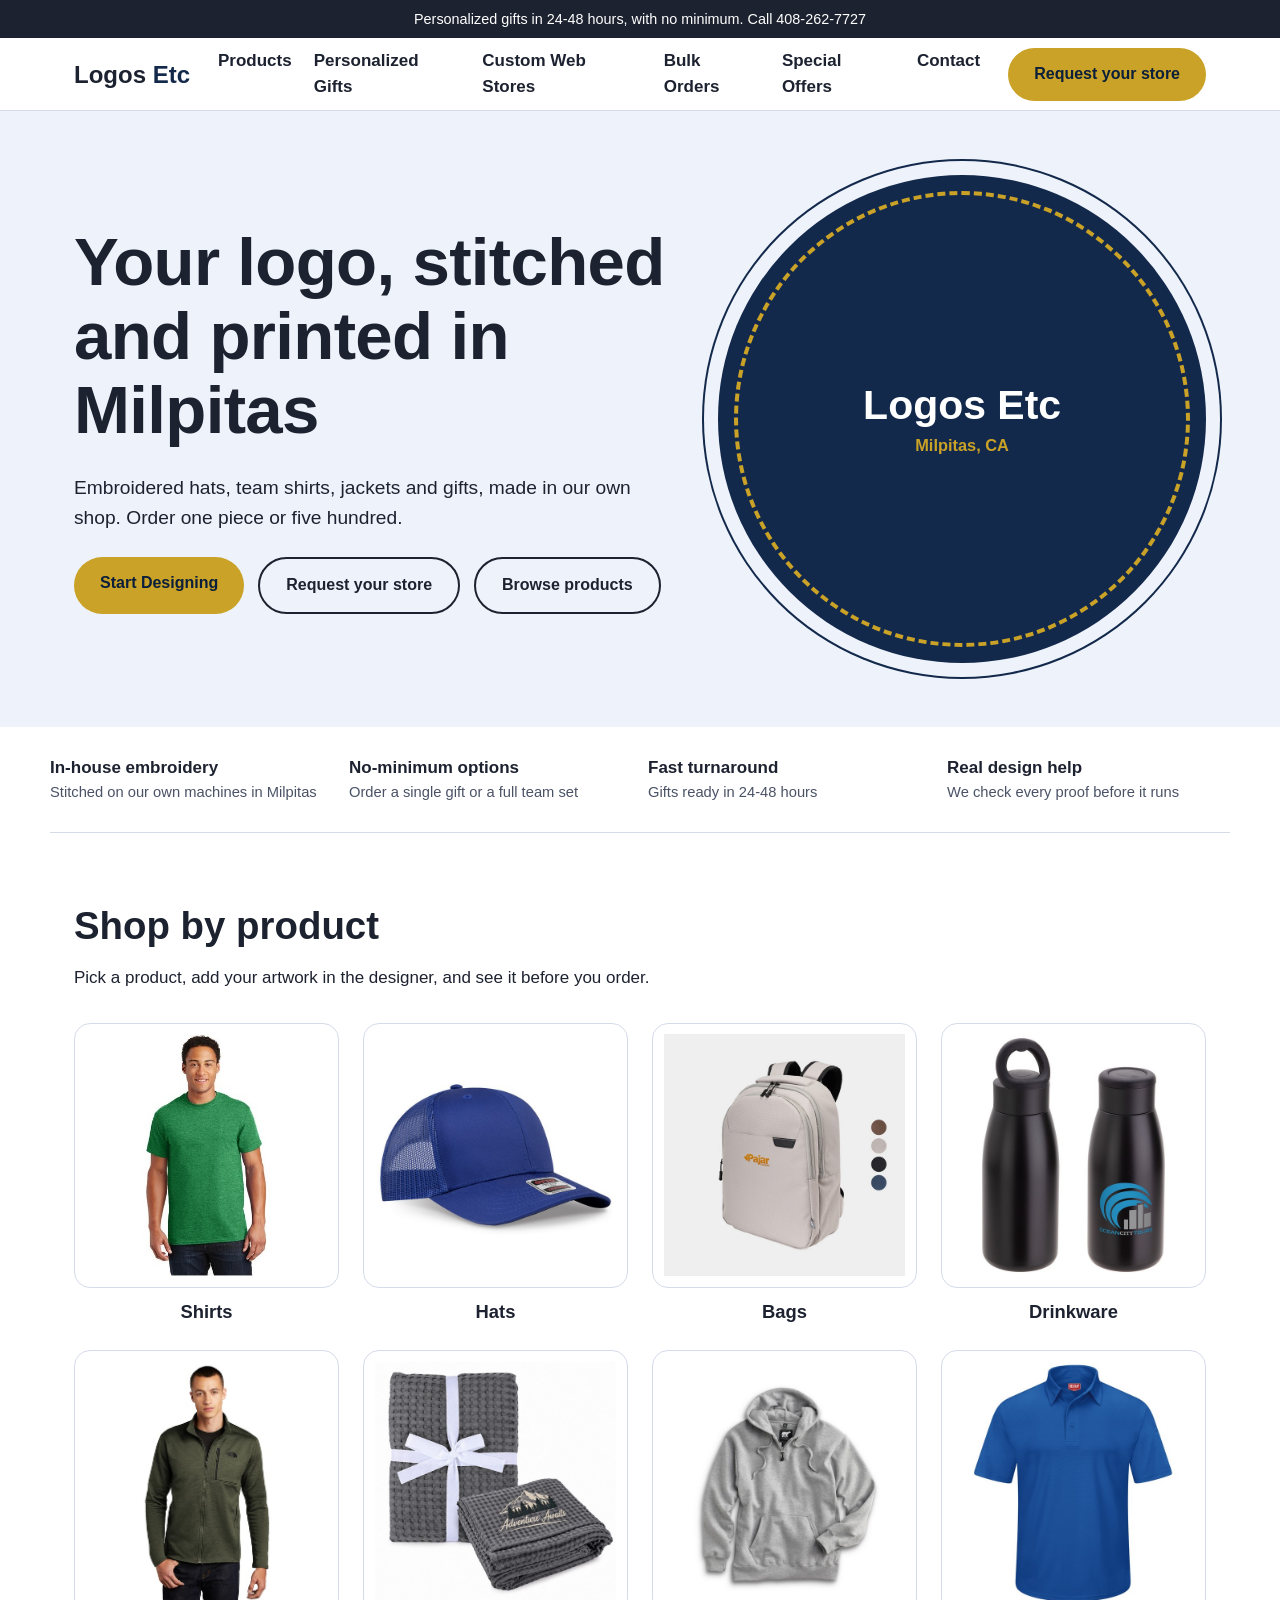
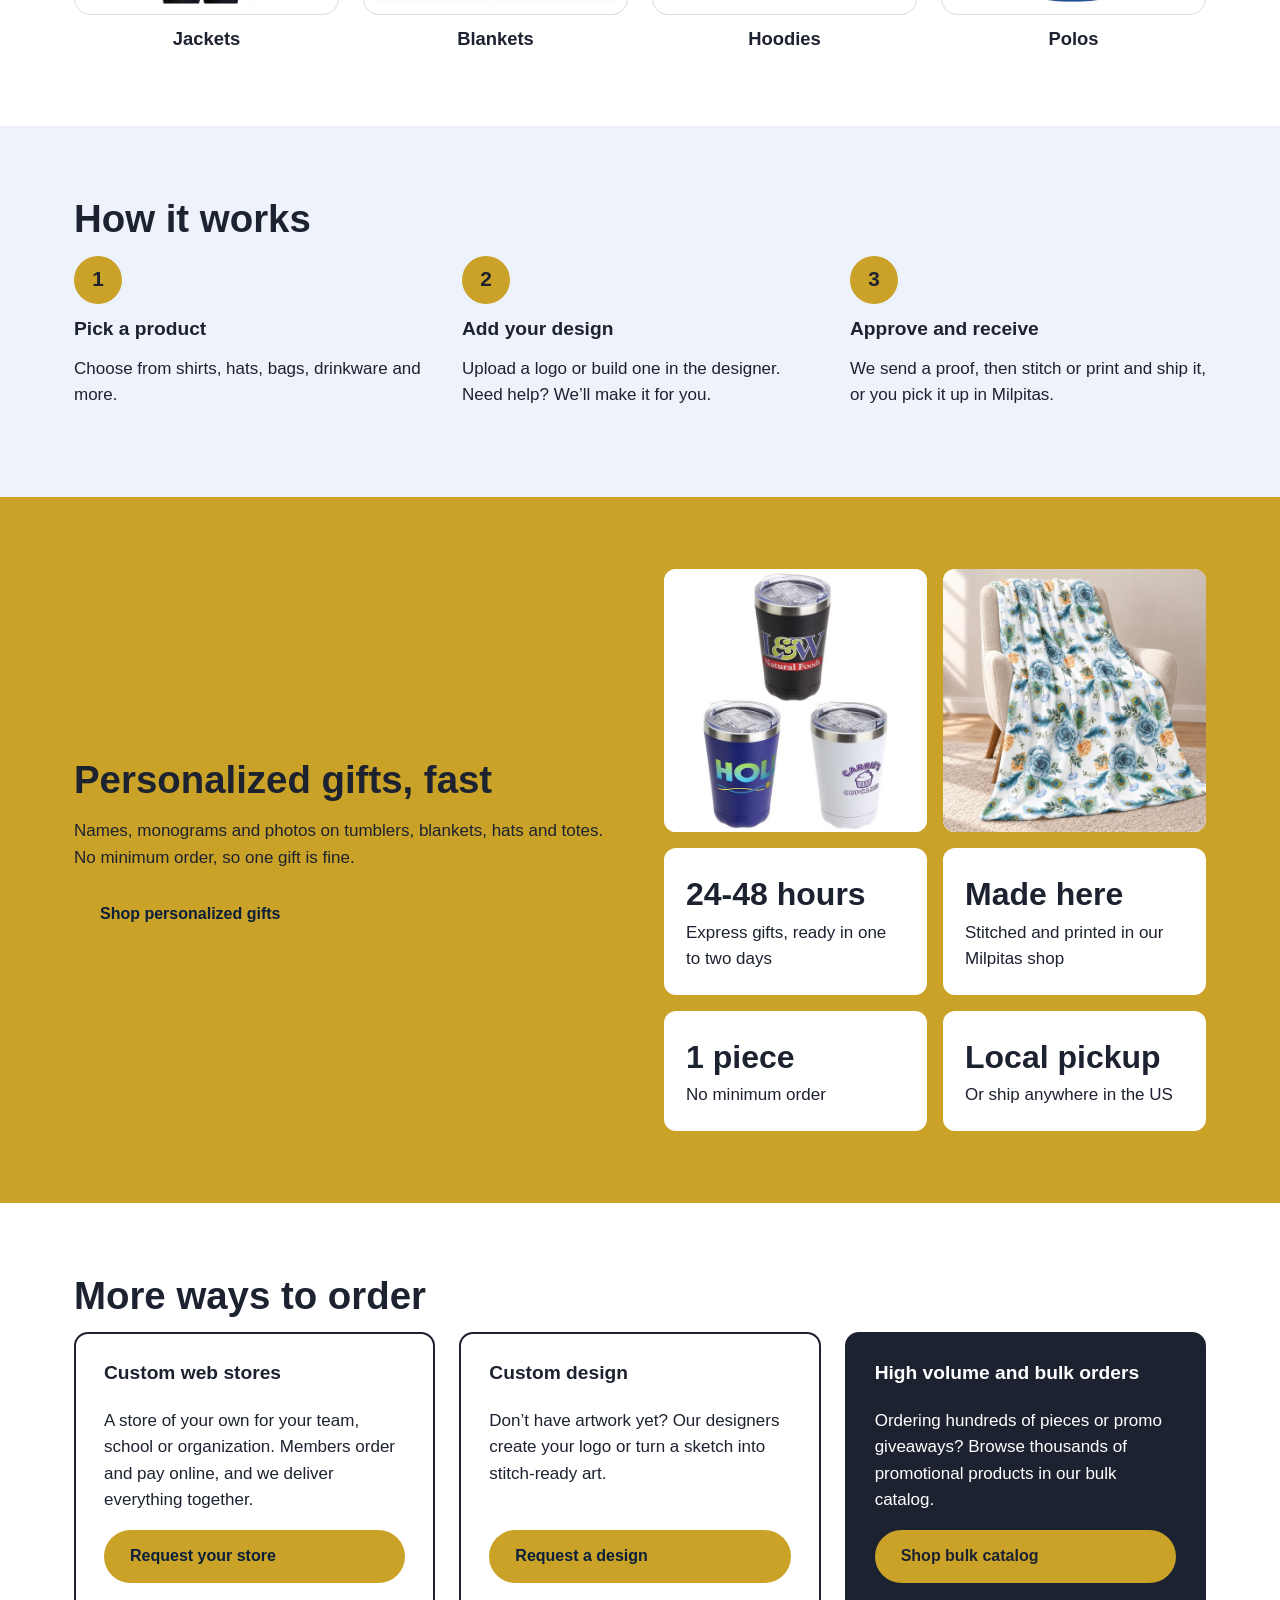
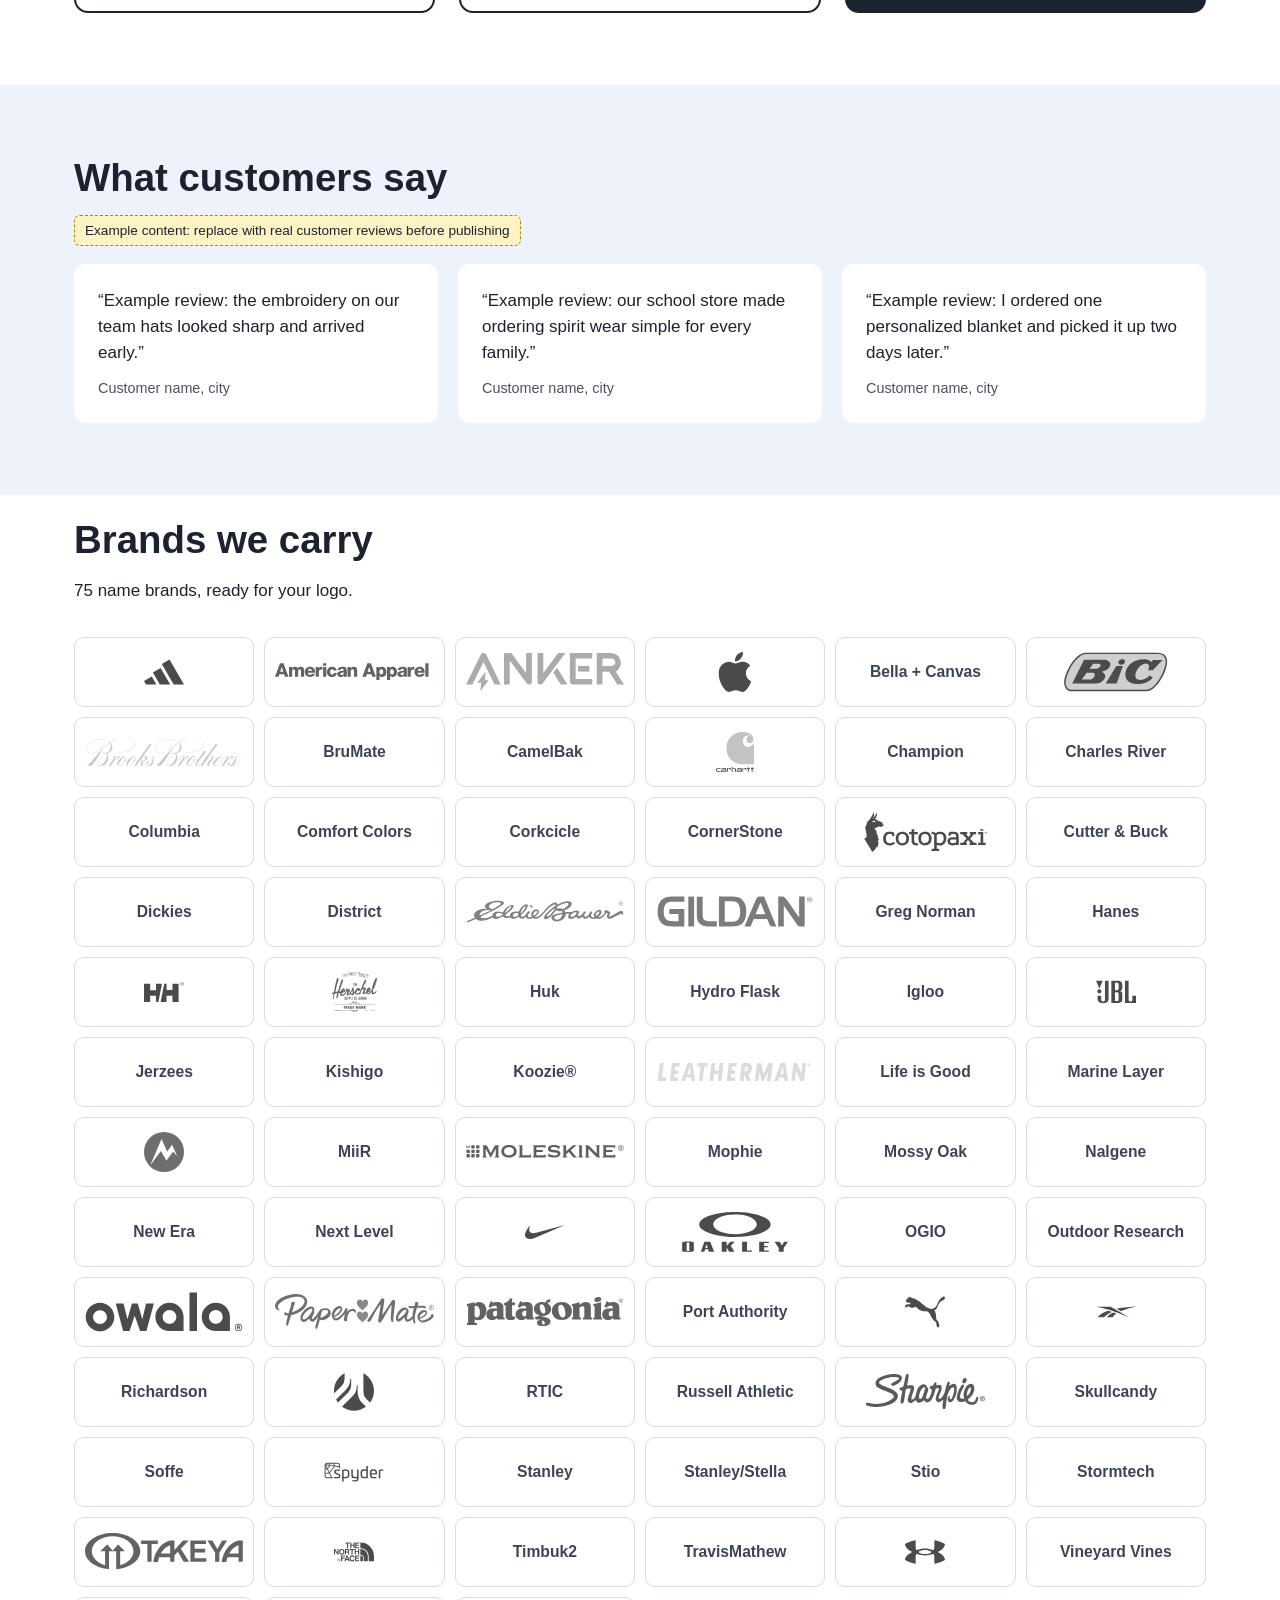
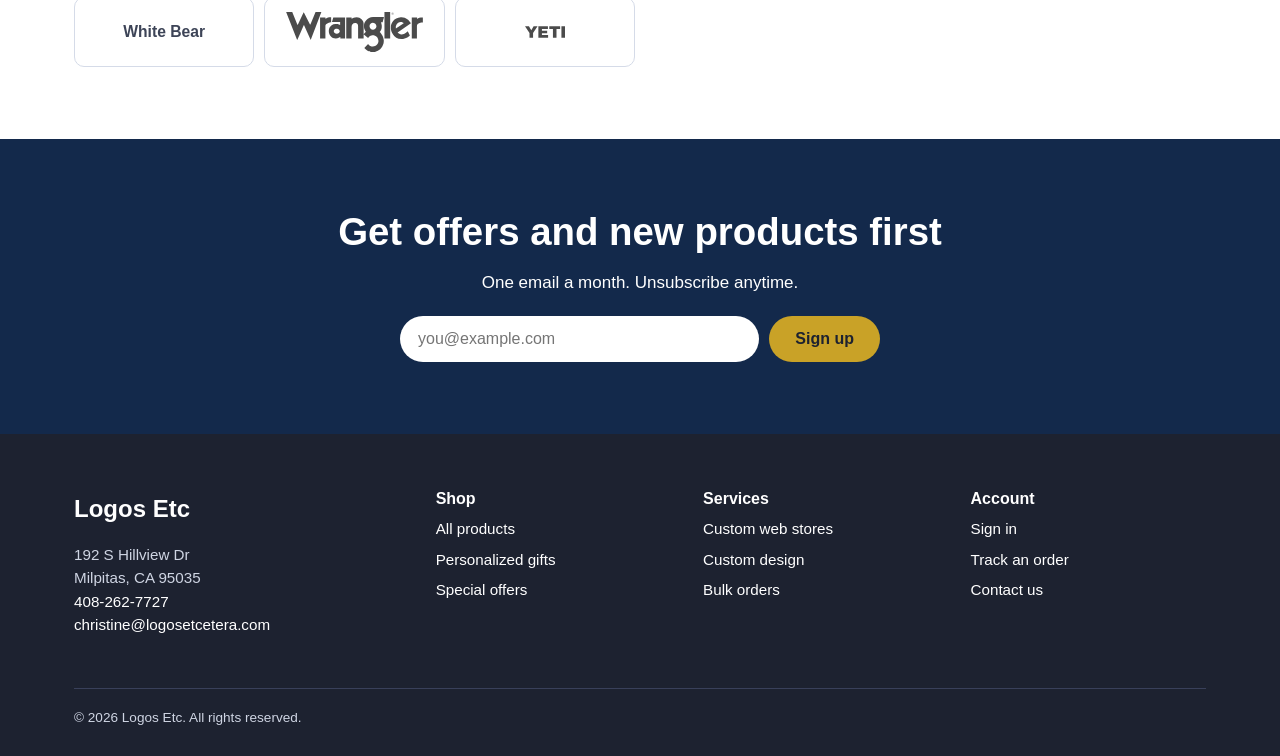
<file: index.html>
<!doctype html><html lang="en"><head><meta charset="utf-8"><meta name="viewport" content="width=device-width,initial-scale=1">
<title>Logos Etc | Custom embroidery, apparel and gifts in Milpitas, CA</title>
<meta name="description" content="Custom embroidered and printed apparel, hats, bags and gifts from Logos Etc in Milpitas, CA. No-minimum personalized gifts, team web stores and bulk orders.">
<style>
:root{--ink:#1d2230;--blue:#13294B;--blue-d:#0B1F3A;--gold:#C9A227;--paper:#ffffff;--mist:#eef2fa;--line:#d5dbe8}
*{box-sizing:border-box}body{margin:0;font:17px/1.55 "Avenir Next","Segoe UI",Helvetica,Arial,sans-serif;color:var(--ink);background:var(--paper)}
a{color:var(--blue)}a:focus-visible,button:focus-visible,input:focus-visible{outline:3px solid var(--gold);outline-offset:2px}
.wrap{max-width:1180px;margin:0 auto;padding:0 24px}
h1,h2,h3{font-family:"Futura","Avenir Next Condensed","Trebuchet MS",sans-serif;line-height:1.1;margin:0 0 .4em}
h1{font-size:clamp(2.4rem,5.5vw,4.2rem);font-weight:800;letter-spacing:-.01em}h2{font-size:clamp(1.7rem,3vw,2.4rem);font-weight:800}h3{font-size:1.2rem}
.bar{background:var(--ink);color:#fff;font-size:.9rem;text-align:center;padding:8px}
header{border-bottom:1px solid var(--line);position:sticky;top:0;background:#fff;z-index:5}
.nav{display:flex;align-items:center;gap:28px;height:72px}.logo{font-weight:900;font-size:1.5rem;color:var(--ink);text-decoration:none}.logo span{color:var(--blue)}
.nav ul{display:flex;gap:22px;list-style:none;margin:0;padding:0;flex:1}.nav ul a{color:var(--ink);text-decoration:none;font-weight:600}
.btn{display:inline-block;background:var(--gold);color:var(--blue-d);font-weight:700;text-decoration:none;padding:14px 26px;border-radius:999px;border:0;font-size:1rem;cursor:pointer}.btn:hover{background:#B08D1E}
.btn.ghost{background:transparent;color:var(--ink);border:2px solid var(--ink)}
.hero{background:var(--mist);padding:64px 0}.hero .wrap{display:grid;grid-template-columns:1.1fr .9fr;gap:48px;align-items:center}
.hero p{font-size:1.2rem;max-width:34em}.cta{display:flex;gap:14px;flex-wrap:wrap;margin-top:24px}
.patch{aspect-ratio:1;border-radius:50%;background:var(--blue);display:grid;place-items:center;position:relative;box-shadow:0 0 0 14px var(--mist),0 0 0 16px var(--blue)}
.patch::before{content:"";position:absolute;inset:16px;border:4px dashed var(--gold);border-radius:50%}
.patch div{color:#fff;text-align:center;font-family:Futura,sans-serif;font-weight:800;font-size:clamp(1.6rem,3.2vw,2.6rem);line-height:1.05}.patch small{display:block;font-size:.4em;font-weight:600;margin-top:10px;color:var(--gold)}
.trust{display:grid;grid-template-columns:repeat(4,1fr);gap:16px;padding:28px 0;border-bottom:1px solid var(--line)}.trust div{font-weight:700}.trust span{display:block;font-weight:400;font-size:.92rem;color:#4a5266}
section{padding:72px 0}.lede{max-width:40em;margin-bottom:32px}
.tiles{display:grid;grid-template-columns:repeat(4,1fr);gap:24px}.tile{text-decoration:none;color:var(--ink);text-align:center;font-weight:700;font-size:1.15rem}
.tile .img{aspect-ratio:1;border-radius:16px;background:#fff;overflow:hidden;display:grid;place-items:center;font-size:2.6rem;margin-bottom:10px;border:1px solid var(--line)}.tile .img img{width:92%;height:92%;object-fit:contain}.gimg{display:grid;grid-template-columns:1fr 1fr;gap:16px;margin-bottom:16px}.gimg img{width:100%;aspect-ratio:1;object-fit:contain;background:#fff;border-radius:12px}.tile:hover .img{border-color:var(--blue)}
.steps{display:grid;grid-template-columns:repeat(3,1fr);gap:32px;counter-reset:s}.step::before{counter-increment:s;content:counter(s);display:grid;place-items:center;width:48px;height:48px;border-radius:50%;background:var(--gold);font-weight:900;font-size:1.3rem;margin-bottom:14px}
.gifts{background:var(--gold)}.gifts .wrap{display:grid;grid-template-columns:1fr 1fr;gap:48px;align-items:center}
.speed{display:grid;grid-template-columns:1fr 1fr;gap:16px}.speed div{background:#fff;border-radius:12px;padding:22px}.speed b{display:block;font-size:2rem;font-family:Futura,sans-serif}
.split{display:grid;grid-template-columns:repeat(3,1fr);gap:24px}.card{border:2px solid var(--ink);border-radius:14px;padding:28px;display:flex;flex-direction:column}.card p{flex:1}
.card.volume{background:var(--ink);color:#fff}.card.volume .btn{background:var(--gold);color:var(--ink)}
.reviews{background:var(--mist)}.note{display:inline-block;background:#fff3c4;border:1px dashed #b08600;padding:4px 10px;border-radius:6px;font-size:.85rem;margin-bottom:18px}
.quotes{display:grid;grid-template-columns:repeat(3,1fr);gap:20px}blockquote{margin:0;background:#fff;padding:24px;border-radius:12px}blockquote footer{margin-top:10px;color:#4a5266;font-size:.9rem}
.news{background:var(--blue);color:#fff;text-align:center}.news form{display:flex;gap:10px;max-width:480px;margin:20px auto 0}.news input{flex:1;padding:14px 18px;border-radius:999px;border:0;font-size:1rem}.news .btn{background:var(--gold);color:var(--ink)}
.brandsec{padding-top:24px}.brands{list-style:none;margin:0;padding:0;display:grid;grid-template-columns:repeat(6,1fr);gap:10px}.brands li.logo-t{display:flex;align-items:center;justify-content:center;padding:14px 10px}.brands li.logo-t img{height:40px;max-width:100%;object-fit:contain;filter:grayscale(1);opacity:.7;transition:filter .2s,opacity .2s}.brands li.logo-t:hover img{filter:none;opacity:1}.brands li{min-height:70px;display:flex;align-items:center;justify-content:center;border:1px solid var(--line);border-radius:10px;padding:16px 8px;text-align:center;font-weight:700;color:#3d4457;font-size:.98rem}@media(max-width:900px){.brands{grid-template-columns:repeat(3,1fr)}}@media(max-width:520px){.brands{grid-template-columns:repeat(2,1fr)}}
footer.site{background:var(--ink);color:#cfd5e3;padding:56px 0 28px;font-size:.95rem}footer.site a{color:#fff;text-decoration:none}footer.site .cols{display:grid;grid-template-columns:1.4fr 1fr 1fr 1fr;gap:32px}footer.site ul{list-style:none;padding:0;margin:0;line-height:2}footer.site h3{color:#fff;font-size:1rem}
.legal{border-top:1px solid #39405a;margin-top:36px;padding-top:18px;font-size:.85rem}
@media(max-width:900px){.nav ul{display:none}.hero .wrap,.gifts .wrap{grid-template-columns:1fr}.patch{max-width:280px;margin:0 auto}.tiles{grid-template-columns:repeat(3,1fr)}.trust{grid-template-columns:1fr 1fr}.steps,.split,.quotes{grid-template-columns:1fr}footer.site .cols{grid-template-columns:1fr 1fr}}
@media(max-width:520px){.tiles{grid-template-columns:repeat(2,1fr);gap:14px}.news form{flex-direction:column}.nav .btn{padding:10px 16px}}
@media(prefers-reduced-motion:reduce){*{transition:none!important}}
</style></head><body>
<div class="bar">Personalized gifts in 24-48 hours, with no minimum. Call 408-262-7727</div>
<header><div class="wrap nav"><a class="logo" href="#">Logos <span>Etc</span></a>
<ul><li><a href="#shop">Products</a></li><li><a href="#gifts">Personalized Gifts</a></li><li><a href="#stores">Custom Web Stores</a></li><li><a href="https://www.promoplace.com/logos-etc" target="_blank" rel="noopener">Bulk Orders</a></li><li><a href="#">Special Offers</a></li><li><a href="#contact">Contact</a></li></ul>
<a class="btn" href="request/">Request your store</a></div></header>
<main>
<section class="hero"><div class="wrap"><div><h1>Your logo, stitched and printed in Milpitas</h1>
<p>Embroidered hats, team shirts, jackets and gifts, made in our own shop. Order one piece or five hundred.</p>
<div class="cta"><a class="btn" href="#">Start Designing</a><a class="btn ghost" href="request/">Request your store</a><a class="btn ghost" href="#shop">Browse products</a></div></div>
<div class="patch" aria-hidden="true"><div>Logos Etc<small>Milpitas, CA</small></div></div></div></section>
<div class="wrap trust"><div>In-house embroidery<span>Stitched on our own machines in Milpitas</span></div><div>No-minimum options<span>Order a single gift or a full team set</span></div><div>Fast turnaround<span>Gifts ready in 24-48 hours</span></div><div>Real design help<span>We check every proof before it runs</span></div></div>
<section id="shop"><div class="wrap"><h2>Shop by product</h2><p class="lede">Pick a product, add your artwork in the designer, and see it before you order.</p>
<div class="tiles">
<a class="tile" href="#"><div class="img"><img src="img/shirts.jpg" alt="" loading="lazy"></div>Shirts</a><a class="tile" href="#"><div class="img"><img src="img/hats.jpg" alt="" loading="lazy"></div>Hats</a><a class="tile" href="#"><div class="img"><img src="img/bags.jpg" alt="" loading="lazy"></div>Bags</a><a class="tile" href="#"><div class="img"><img src="img/drinkware.jpg" alt="" loading="lazy"></div>Drinkware</a><a class="tile" href="#"><div class="img"><img src="img/jackets.jpg" alt="" loading="lazy"></div>Jackets</a><a class="tile" href="#"><div class="img"><img src="img/blankets.jpg" alt="" loading="lazy"></div>Blankets</a><a class="tile" href="#"><div class="img"><img src="img/hoodies.jpg" alt="" loading="lazy"></div>Hoodies</a><a class="tile" href="#"><div class="img"><img src="img/polos.jpg" alt="" loading="lazy"></div>Polos</a></div></div></section>
<section style="background:var(--mist)"><div class="wrap"><h2>How it works</h2><div class="steps">
<div class="step"><h3>Pick a product</h3><p>Choose from shirts, hats, bags, drinkware and more.</p></div>
<div class="step"><h3>Add your design</h3><p>Upload a logo or build one in the designer. Need help? We’ll make it for you.</p></div>
<div class="step"><h3>Approve and receive</h3><p>We send a proof, then stitch or print and ship it, or you pick it up in Milpitas.</p></div></div></div></section>
<section class="gifts" id="gifts"><div class="wrap"><div><h2>Personalized gifts, fast</h2><p>Names, monograms and photos on tumblers, blankets, hats and totes. No minimum order, so one gift is fine.</p><a class="btn" href="#">Shop personalized gifts</a></div>
<div><div class="gimg"><img src="img/gift-tumblers.jpg" alt="Personalized tumblers"><img src="img/gift-blanket.jpg" alt="Personalized printed blanket"></div><div class="speed"><div><b>24-48 hours</b>Express gifts, ready in one to two days</div><div><b>Made here</b>Stitched and printed in our Milpitas shop</div><div><b>1 piece</b>No minimum order</div><div><b>Local pickup</b>Or ship anywhere in the US</div></div></div></div></section>
<section id="stores"><div class="wrap"><h2>More ways to order</h2><div class="split">
<div class="card"><h3>Custom web stores</h3><p>A store of your own for your team, school or organization. Members order and pay online, and we deliver everything together.</p><a class="btn" href="request/">Request your store</a></div>
<div class="card" id="design"><h3>Custom design</h3><p>Don’t have artwork yet? Our designers create your logo or turn a sketch into stitch-ready art.</p><a class="btn" href="#">Request a design</a></div>
<div class="card volume"><h3>High volume and bulk orders</h3><p>Ordering hundreds of pieces or promo giveaways? Browse thousands of promotional products in our bulk catalog.</p><a class="btn" href="https://www.promoplace.com/logos-etc" target="_blank" rel="noopener">Shop bulk catalog</a></div></div></div></section>
<section class="reviews"><div class="wrap"><h2>What customers say</h2><span class="note">Example content: replace with real customer reviews before publishing</span><div class="quotes">
<blockquote>“Example review: the embroidery on our team hats looked sharp and arrived early.”<footer>Customer name, city</footer></blockquote>
<blockquote>“Example review: our school store made ordering spirit wear simple for every family.”<footer>Customer name, city</footer></blockquote>
<blockquote>“Example review: I ordered one personalized blanket and picked it up two days later.”<footer>Customer name, city</footer></blockquote></div></div></section>
<section class="brandsec"><div class="wrap"><h2>Brands we carry</h2><p class="lede">75 name brands, ready for your logo.</p><ul class="brands"><li class="logo-t"><img src="img/brands/adidas.svg" alt="Adidas" loading="lazy"></li><li class="logo-t"><img src="img/brands/americanapparel.svg" alt="American Apparel" loading="lazy"></li><li class="logo-t"><img src="img/brands/anker.svg" alt="Anker" loading="lazy"></li><li class="logo-t"><img src="img/brands/apple.svg" alt="Apple" loading="lazy"></li><li>Bella + Canvas</li><li class="logo-t"><img src="img/brands/bic.svg" alt="BIC" loading="lazy"></li><li class="logo-t"><img src="img/brands/brooksbrothers.svg" alt="Brooks Brothers" loading="lazy"></li><li>BruMate</li><li>CamelBak</li><li class="logo-t"><img src="img/brands/carhartt.svg" alt="Carhartt" loading="lazy"></li><li>Champion</li><li>Charles River</li><li>Columbia</li><li>Comfort Colors</li><li>Corkcicle</li><li>CornerStone</li><li class="logo-t"><img src="img/brands/cotopaxi.svg" alt="Cotopaxi" loading="lazy"></li><li>Cutter &amp; Buck</li><li>Dickies</li><li>District</li><li class="logo-t"><img src="img/brands/eddiebauer.svg" alt="Eddie Bauer" loading="lazy"></li><li class="logo-t"><img src="img/brands/gildan.svg" alt="Gildan" loading="lazy"></li><li>Greg Norman</li><li>Hanes</li><li class="logo-t"><img src="img/brands/hellyhansen.svg" alt="Helly Hansen" loading="lazy"></li><li class="logo-t"><img src="img/brands/herschel.svg" alt="Herschel" loading="lazy"></li><li>Huk</li><li>Hydro Flask</li><li>Igloo</li><li class="logo-t"><img src="img/brands/jbl.svg" alt="JBL" loading="lazy"></li><li>Jerzees</li><li>Kishigo</li><li>Koozie®</li><li class="logo-t"><img src="img/brands/leatherman.svg" alt="Leatherman" loading="lazy"></li><li>Life is Good</li><li>Marine Layer</li><li class="logo-t"><img src="img/brands/marmot.svg" alt="Marmot" loading="lazy"></li><li>MiiR</li><li class="logo-t"><img src="img/brands/moleskine.svg" alt="Moleskine" loading="lazy"></li><li>Mophie</li><li>Mossy Oak</li><li>Nalgene</li><li>New Era</li><li>Next Level</li><li class="logo-t"><img src="img/brands/nike.svg" alt="Nike" loading="lazy"></li><li class="logo-t"><img src="img/brands/oakley.svg" alt="Oakley" loading="lazy"></li><li>OGIO</li><li>Outdoor Research</li><li class="logo-t"><img src="img/brands/owala.svg" alt="Owala" loading="lazy"></li><li class="logo-t"><img src="img/brands/papermate.svg" alt="Paper Mate" loading="lazy"></li><li class="logo-t"><img src="img/brands/patagonia.svg" alt="Patagonia" loading="lazy"></li><li>Port Authority</li><li class="logo-t"><img src="img/brands/puma.svg" alt="Puma" loading="lazy"></li><li class="logo-t"><img src="img/brands/reebok.svg" alt="Reebok" loading="lazy"></li><li>Richardson</li><li class="logo-t"><img src="img/brands/roots.svg" alt="Roots" loading="lazy"></li><li>RTIC</li><li>Russell Athletic</li><li class="logo-t"><img src="img/brands/sharpie.svg" alt="Sharpie" loading="lazy"></li><li>Skullcandy</li><li>Soffe</li><li class="logo-t"><img src="img/brands/spyder.svg" alt="Spyder" loading="lazy"></li><li>Stanley</li><li>Stanley/Stella</li><li>Stio</li><li>Stormtech</li><li class="logo-t"><img src="img/brands/takeya.svg" alt="Takeya" loading="lazy"></li><li class="logo-t"><img src="img/brands/thenorthface.svg" alt="The North Face" loading="lazy"></li><li>Timbuk2</li><li>TravisMathew</li><li class="logo-t"><img src="img/brands/underarmour.svg" alt="Under Armour" loading="lazy"></li><li>Vineyard Vines</li><li>White Bear</li><li class="logo-t"><img src="img/brands/wrangler.svg" alt="Wrangler" loading="lazy"></li><li class="logo-t"><img src="img/brands/yeti.svg" alt="YETI" loading="lazy"></li></ul></div></section>
<section class="news"><div class="wrap"><h2>Get offers and new products first</h2><p>One email a month. Unsubscribe anytime.</p>
<form onsubmit="event.preventDefault()"><label for="em" class="sr" style="position:absolute;left:-9999px">Email address</label><input id="em" type="email" placeholder="you@example.com" required><button class="btn">Sign up</button></form></div></section>
</main>
<footer class="site" id="contact"><div class="wrap"><div class="cols">
<div><a class="logo" style="color:#fff" href="#">Logos Etc</a><p>192 S Hillview Dr<br>Milpitas, CA 95035<br><a href="tel:4082627727">408-262-7727</a><br><a href="mailto:christine@logosetcetera.com">christine@logosetcetera.com</a></p></div>
<div><h3>Shop</h3><ul><li><a href="#">All products</a></li><li><a href="#gifts">Personalized gifts</a></li><li><a href="#">Special offers</a></li></ul></div>
<div><h3>Services</h3><ul><li><a href="#stores">Custom web stores</a></li><li><a href="#design">Custom design</a></li><li><a href="https://www.promoplace.com/logos-etc" target="_blank" rel="noopener">Bulk orders</a></li></ul></div>
<div><h3>Account</h3><ul><li><a href="#">Sign in</a></li><li><a href="#">Track an order</a></li><li><a href="#contact">Contact us</a></li></ul></div></div>
<div class="legal">© 2026 Logos Etc. All rights reserved.</div></div></footer>
</body></html>
</file>
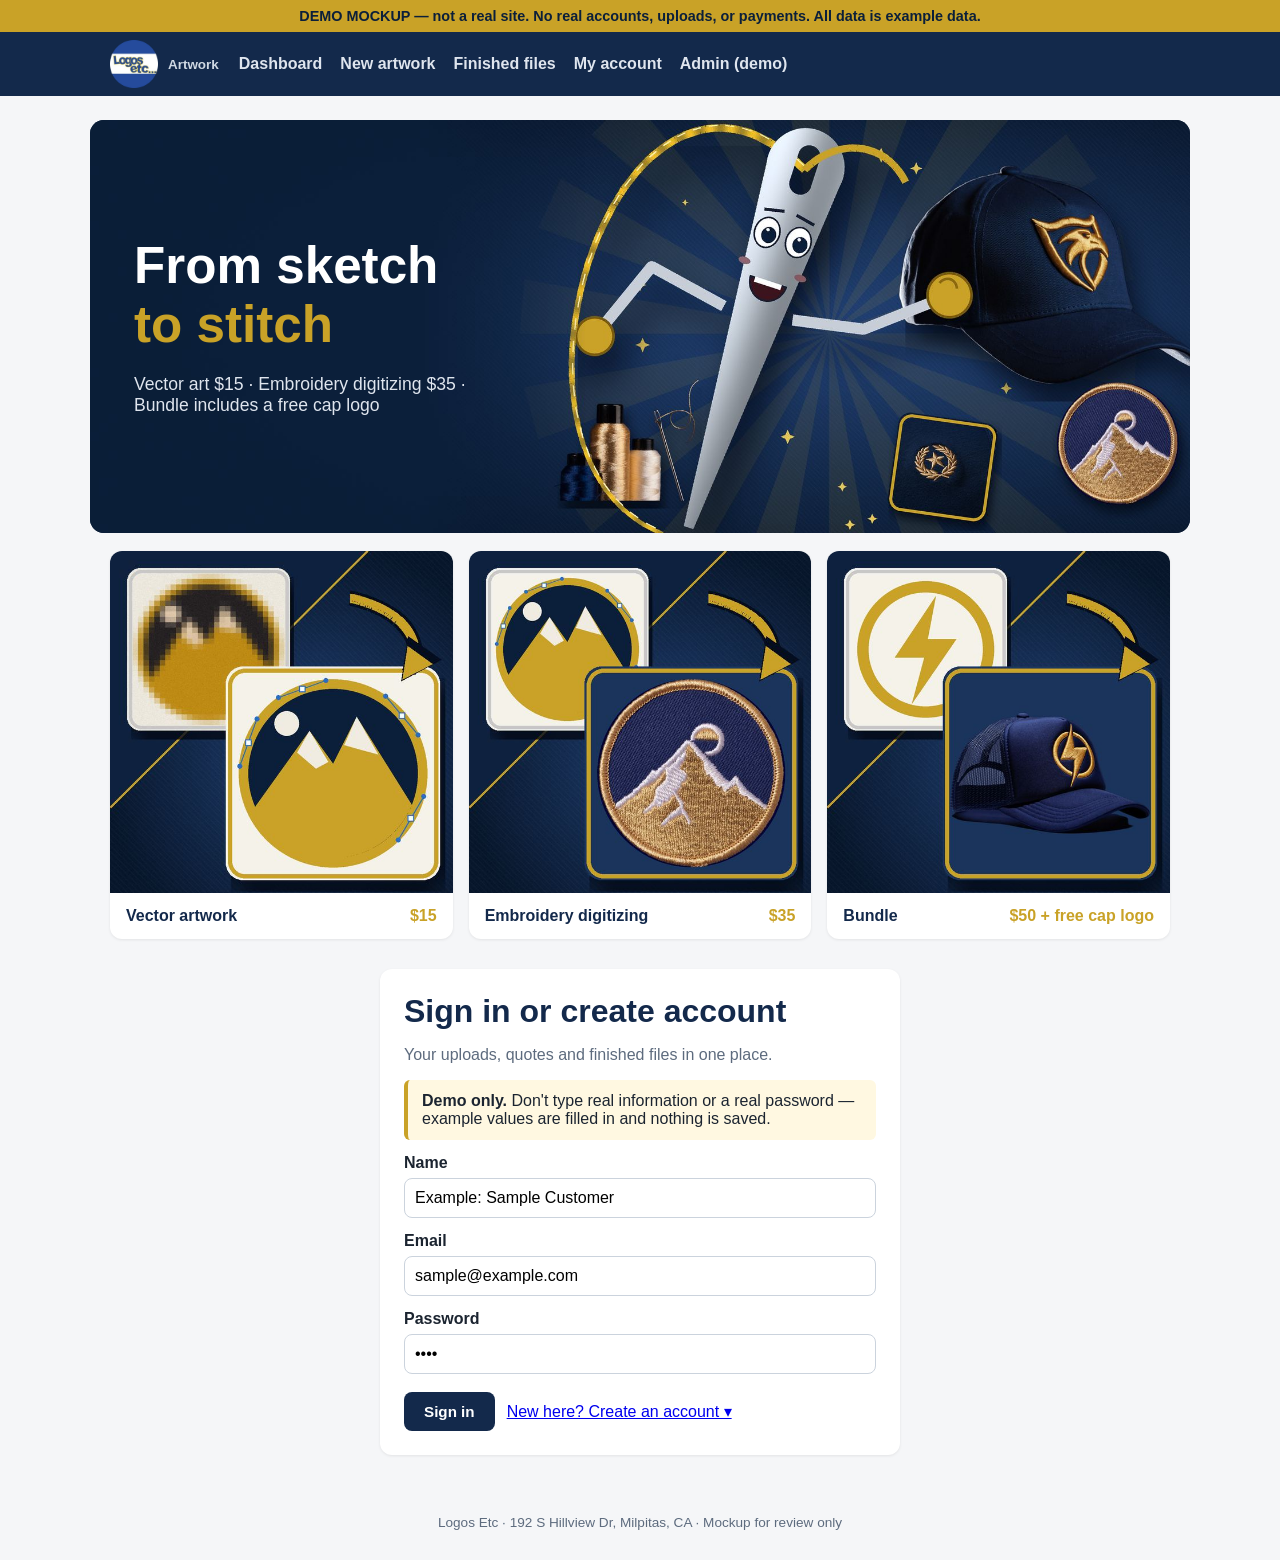
<file: artwork/index.html>
<!doctype html><html lang="en"><head><meta charset="utf-8"><meta name="viewport" content="width=device-width,initial-scale=1">
<title>Artwork Portal (Demo) | Logos Etc</title>
<style>
:root{--navy:#13294B;--dark:#0B1F3A;--gold:#C9A227;--bg:#f5f6f8;--ink:#1b2430;--mut:#5d6b7e}
*{box-sizing:border-box}body{margin:0;font-family:-apple-system,"Segoe UI",Roboto,Helvetica,Arial,sans-serif;color:var(--ink);background:var(--bg)}
h1,h2,h3{font-family:"Futura","Avenir Next Condensed","Trebuchet MS",sans-serif;margin:0 0 .4em;color:var(--navy)}
.demo{background:var(--gold);color:var(--dark);text-align:center;font-weight:700;padding:8px;font-size:.9rem}
header{background:var(--navy);color:#fff}.nav{max-width:1100px;margin:auto;display:flex;align-items:center;gap:20px;height:64px;padding:0 20px}
.logo{color:#fff;font-weight:900;font-size:1.4rem;text-decoration:none}.logo span{color:var(--gold)}
.nav nav{flex:1;display:flex;gap:18px}.nav a.l{color:#dfe5ee;text-decoration:none;font-weight:600;cursor:pointer}.nav a.l:hover{color:var(--gold)}
main{max-width:1100px;margin:28px auto;padding:0 20px}
.card{background:#fff;border-radius:12px;padding:24px;box-shadow:0 1px 3px rgba(0,0,0,.08);margin-bottom:20px}
.btn{display:inline-block;background:var(--gold);color:var(--dark);border:0;border-radius:8px;padding:11px 20px;font-weight:700;cursor:pointer;font-size:.95rem;text-decoration:none}
.btn.n{background:var(--navy);color:#fff}.btn.o{background:#fff;color:var(--navy);border:2px solid var(--navy)}.btn.s{padding:7px 12px;font-size:.85rem}
label{display:block;font-weight:600;margin:14px 0 6px}input,select,textarea{width:100%;padding:10px;border:1px solid #cbd3dd;border-radius:8px;font:inherit}
.grid{display:grid;grid-template-columns:repeat(3,1fr);gap:16px}.opt{border:2px solid #dde3ea;border-radius:12px;padding:18px;cursor:pointer;background:#fff}
.opt.sel{border-color:var(--gold);box-shadow:0 0 0 3px rgba(201,162,39,.25)}.opt b.p{font-size:1.6rem;color:var(--navy);display:block;margin:6px 0}
.note{background:#fff8e1;border-left:4px solid var(--gold);padding:12px 14px;border-radius:6px;margin:14px 0}
table{width:100%;border-collapse:collapse}th,td{text-align:left;padding:10px;border-bottom:1px solid #eef1f4;font-size:.93rem}th{color:var(--mut);font-weight:600}
.tag{display:inline-block;padding:3px 10px;border-radius:99px;font-size:.8rem;font-weight:700}
.t-rev{background:#e8eef7;color:var(--navy)}.t-q{background:#fff1c7;color:#7a5c00}.t-nc{background:#dff3e4;color:#1d6b35}.t-pd{background:#e6e0f7;color:#4b2e9a}.t-dn{background:var(--navy);color:#fff}
.ex{font-size:.75rem;color:var(--mut);font-weight:600;text-transform:uppercase;letter-spacing:.05em}
.drop{border:2px dashed #b8c3d1;border-radius:12px;padding:30px;text-align:center;color:var(--mut);cursor:pointer;background:#fafbfc}
.steps{display:flex;gap:8px;margin:16px 0}.steps div{flex:1;padding:10px;border-radius:8px;background:#eef1f4;text-align:center;font-size:.85rem;font-weight:600;color:var(--mut)}.steps .on{background:var(--navy);color:#fff}
.stripe{background:#635bff;color:#fff}.sum td{border:0;padding:6px 0}.hide{display:none}.row{display:flex;gap:12px;flex-wrap:wrap;align-items:center}
.two{display:grid;grid-template-columns:1fr 1fr;gap:16px}@media(max-width:800px){.grid,.two{grid-template-columns:1fr}.nav nav{display:none}}

.hero{position:relative;max-width:1100px;margin:24px auto 0;border-radius:14px;overflow:hidden;background:var(--dark)}.hero img{display:block;width:100%;height:auto}
.hero .tx{position:absolute;left:0;top:0;bottom:0;width:40%;display:flex;flex-direction:column;justify-content:center;padding:0 4%;color:#fff}
.hero h1{color:#fff;font-size:clamp(1.8rem,4vw,3.2rem)}.hero h1 span{color:var(--gold)}.hero p{margin:0;font-size:clamp(.9rem,1.4vw,1.1rem);color:#dfe5ee}
@media(max-width:700px){.hero{margin:16px}.hero .tx{width:100%;bottom:auto;height:35%;padding:0 7%}}
.orig{display:flex;gap:16px;align-items:center;border:1px solid #e3e8ee;border-radius:12px;padding:14px;background:#fafbfc}.orig img{width:120px;height:120px;object-fit:contain;border-radius:8px;border:1px solid #dde3ea;background:#fff}
.ba{display:grid;grid-template-columns:1fr 1fr;gap:14px}.ba figure{margin:0;border:1px solid #e3e8ee;border-radius:12px;padding:12px;background:#fff;text-align:center}.ba img{width:100%;max-width:220px;aspect-ratio:1;object-fit:contain;border-radius:8px}.ba figcaption{font-weight:700;color:var(--navy);margin-top:6px}
.tiles{max-width:1100px;margin:18px auto 0;padding:0 20px;display:grid;grid-template-columns:repeat(3,1fr);gap:16px}.tile{background:#fff;border-radius:12px;overflow:hidden;box-shadow:0 1px 3px rgba(0,0,0,.08);text-decoration:none;color:var(--ink);transition:transform .15s}.tile:hover{transform:translateY(-3px)}.tile img{display:block;width:100%;aspect-ratio:1;object-fit:cover}.tile div{padding:14px 16px;display:flex;justify-content:space-between;align-items:center}.tile b{color:var(--navy)}.tile span{color:var(--gold);font-weight:800}
@media(max-width:700px){.tiles{grid-template-columns:1fr}}
footer{text-align:center;color:var(--mut);font-size:.85rem;padding:30px}
</style></head><body>
<div class="demo">DEMO MOCKUP — not a real site. No real accounts, uploads, or payments. All data is example data.</div>
<header><div class="nav"><a class="logo" href="#" onclick="go('dash')" style="display:flex;align-items:center;gap:10px"><img src="img/logo.png?v=20261028d" srcset="img/logo.png?v=20261028d 1x, img/logo@2x.png?v=20261028d 2x" alt="Logos Etc" width="48" height="48"> <small style="font-size:.6em;font-weight:600;color:#cfd8e3">Artwork</small></a>
<nav id="mainnav" class="hide"><a class="l" onclick="go('dash')">Dashboard</a><a class="l" onclick="go('upload')">New artwork</a><a class="l" onclick="go('files')">Finished files</a><a class="l" onclick="go('account')">My account</a><a class="l" onclick="go('admin')">Admin (demo)</a></nav>
<a class="l hide" id="signout" style="color:#fff;cursor:pointer" onclick="signOut()">Sign out</a></div></header>
<section class="hero" id="hero"><picture><source media="(max-width:700px)" srcset="img/hero-square.jpg?v=20261028d"><img src="img/hero.jpg?v=20261028d" alt="Logo artwork turned into vector and embroidery files"></picture>
<div class="tx"><h1>From sketch <span>to stitch</span></h1><p>Vector art $15 · Embroidery digitizing $35 · Bundle includes a free cap logo</p></div></section>
<section class="tiles" id="tiles">
<a class="tile" href="#" onclick="tileGo('vector');return false"><img src="img/tile-vector.jpg?v=20261028d" alt="Vector artwork" loading="lazy"><div><b>Vector artwork</b><span>$15</span></div></a>
<a class="tile" href="#" onclick="tileGo('emb');return false"><img src="img/tile-embroidery.jpg?v=20261028d" alt="Embroidery digitizing" loading="lazy"><div><b>Embroidery digitizing</b><span>$35</span></div></a>
<a class="tile" href="#" onclick="tileGo('bundle');return false"><img src="img/tile-bundle.jpg?v=20261028d" alt="Bundle" loading="lazy"><div><b>Bundle</b><span>$50 + free cap logo</span></div></a></section>
<main id="app"></main>
<footer>Logos Etc · 192 S Hillview Dr, Milpitas, CA · Mockup for review only</footer>
<script>
const PRICES={vector:15,emb:35,bundle:50};
const NAMES={vector:'Vector artwork (AI/EPS/SVG/PDF)',emb:'Embroidery digitizing (EMB)',bundle:'Bundle: vector + EMB, free cap logo'};
const CL={'Example: Maria Lopez':{company:'Sample Bakery Co.',email:'maria@example.com',phone:'(555) 010-1001',ship:'100 Example St, Sampletown, CA 95000',bill:'Same as shipping'},
'Example: Jordan Lee':{company:'Sample Softball League',email:'jordan@example.com',phone:'(555) 010-1002',ship:'200 Demo Ave, Sampletown, CA 95000',bill:'PO Box 12, Sampletown, CA 95000'},
'Example: Priya Patel':{company:'Sample Realty Group',email:'priya@example.com',phone:'(555) 010-1003',ship:'300 Mock Blvd, Sampletown, CA 95000',bill:'Same as shipping'},
'Example: Sam Carter':{company:'Sample Fitness Studio',email:'sam@example.com',phone:'(555) 010-1004',ship:'400 Test Rd, Sampletown, CA 95000',bill:'Same as shipping'}};
let S={user:null,sel:'vector',subs:[
 {id:'A-1042',client:'Example: Maria Lopez',company:'Sample Bakery Co.',file:'example-bakery-logo.png',type:'emb',size:'3.5" wide',place:'Left chest',notes:'Example: match navy thread',status:'quote',price:35,date:'Oct 26'},
 {id:'A-1039',client:'Example: Jordan Lee',company:'Sample Softball League',file:'example-softball-team.jpg',type:'vector',size:'10" wide',place:'Full back',notes:'Example',status:'review',price:null,date:'Oct 27'},
 {id:'A-1031',client:'Example: Priya Patel',company:'Sample Realty Group',file:'example-realty-mark.ai',type:'vector',size:'4" wide',place:'Left chest',notes:'Example: already clean vector',status:'nocharge',price:0,date:'Oct 20'},
 {id:'A-1025',client:'Example: Sam Carter',company:'Sample Fitness Studio',file:'example-gym-logo.png',type:'bundle',size:'3" + cap',place:'Chest + cap front',notes:'Example',status:'done',price:50,date:'Oct 15'}]};
const TAG={review:['Under review','t-rev'],quote:['Quote ready','t-q'],nocharge:['No charge — approved','t-nc'],paid:['Paid — in progress','t-pd'],done:['Finished','t-dn']};
const ORIG='img/example-original.jpg?v=20261028d';const after=t=>t==='emb'?'img/example-stitch.svg?v=20261028d':'img/example-vector.svg?v=20261028d';
const origPanel=s=>`<h3 style="margin-top:20px">Original upload</h3><div class="orig"><img src="${s.img||ORIG}" alt="Original upload"><div><b>${s.file}</b><br><small class="ex">${s.fsize||'412 KB'} · example image</small><br><br><button class="btn o s" onclick="alert('Demo: no file')">⬇ Download original</button></div></div>`;
const isDone=s=>s.status==='done'||s.status==='nocharge';
const baPanel=s=>`<h3 style="margin-top:20px">Before / After <span class="ex">example images</span></h3><div class="ba"><figure><img src="${s.img||ORIG}" alt="Before"><figcaption>Before — original upload</figcaption></figure><figure><img src="${after(s.type)}" alt="After"><figcaption>After — ${s.type==='emb'?'stitched EMB preview':s.type==='bundle'?'clean vector (EMB + cap also included)':'clean vector'}</figcaption></figure></div>`;
const $=h=>document.getElementById('app').innerHTML=h;
const tag=s=>`<span class="tag ${TAG[s][1]}">${TAG[s][0]}</span>`;
const money=s=>s.price===null?'—':s.price===0?'$0 (no charge)':'$'+s.price;
function go(v,a){if(!S.user&&!['signin','admin','client','asub'].includes(v)){v='signin'}document.getElementById('mainnav').classList.toggle('hide',!S.user);document.getElementById('signout').classList.toggle('hide',!S.user);document.getElementById('hero').style.display=['signin','dash','upload'].includes(v)?'':'none';document.getElementById('tiles').style.display=['signin','dash'].includes(v)?'':'none';location.hash=v+(a?'/'+a:'');window.scrollTo(0,0);V[v](a)}
function mkUser(c){const g=i=>(document.getElementById(i)||{}).value;S.user=g('nm')||'Example: Sample Customer';if(!CL[S.user])CL[S.user]={company:c?g('co'):'Example Company LLC',email:g('em'),phone:c?g('ph'):'(555) 010-0000',ship:c?g('sh'):'123 Example St, Sampletown, CA 95000',bill:c?g('bi'):'Same as shipping'};go(S.next||'dash');S.next=null}
function saveAcct(){const c=CL[S.user];['company','email','phone','ship','bill'].forEach(k=>c[k]=document.getElementById('a_'+k).value);const n=document.getElementById('a_name').value;if(n!==S.user){CL[n]=c;S.subs.forEach(x=>{if(x.client===S.user)x.client=n});S.user=n}S.subs.forEach(x=>{if(x.client===S.user)x.company=c.company});document.getElementById('sv').textContent='Saved (demo only)'}
function pick(f){if(!f)return;S.pick={name:f.name,size:(f.size/1024).toFixed(0)+' KB',url:f.type.startsWith('image/')?URL.createObjectURL(f):ORIG};showPick(S.pick)}
function showPick(p){document.getElementById('pv').innerHTML=`<div class="orig" style="margin-top:10px"><img src="${p.url}" alt="Preview"><div><b>${p.name}</b><br><small class="ex">${p.size} · preview of your original</small><br><a href="#" onclick="S.pick=null;document.getElementById('pv').innerHTML='';return false">Remove</a></div></div>`}
function tileGo(k){S.sel=k;if(S.user)go('upload');else{S.next='upload';go('signin')}}
function signOut(){S.user=null;go('signin')}
const V={
signin(a){const F=(id,l,v)=>`<label>${l}</label><input id="${id}" value="${v}">`;$(`<div class="card" style="max-width:520px;margin:30px auto"><h1>Sign in or create account</h1><p style="color:var(--mut)">Your uploads, quotes and finished files in one place.</p>
<div class="note"><b>Demo only.</b> Don't type real information or a real password — example values are filled in and nothing is saved.</div>
${F('nm','Name','Example: Sample Customer')}${F('em','Email','sample@example.com')}<label>Password</label><input type="password" value="demo">
<div class="row" style="margin-top:18px"><button class="btn n" onclick="mkUser(0)">Sign in</button><a href="#" onclick="document.getElementById('ca').classList.toggle('hide');return false">New here? Create an account ▾</a></div>
<div id="ca" class="${a?'':'hide'}"><hr style="margin:20px 0;border:0;border-top:1px solid #eee"><h3>Create account</h3>${F('co','Company','Example Company LLC')}${F('ph','Phone','(555) 010-0000')}${F('sh','Shipping address','123 Example St, Sampletown, CA 95000')}${F('bi','Billing address','Same as shipping')}
<button class="btn" style="margin-top:16px" onclick="mkUser(1)">Create account</button></div></div>`)},
account(){const c=CL[S.user];$(`<div class="card" style="max-width:640px"><h1>My account</h1><p class="ex">Demo — changes are not saved anywhere</p>
${[['name','Name',S.user],['company','Company',c.company],['email','Email',c.email],['phone','Phone',c.phone],['ship','Shipping address',c.ship],['bill','Billing address',c.bill]].map(([k,l,v])=>`<label>${l}</label><input id="a_${k}" value="${v}">`).join('')}
<div class="row" style="margin-top:16px"><button class="btn n" onclick="saveAcct()">Save changes</button><span id="sv" class="ex"></span></div></div>`)},
asub(id){const s=S.subs.find(x=>x.id===id);$(`<div class="card"><p><a href="#" onclick="go('admin');return false">← All submissions</a></p><h1>${s.id} ${tag(s.status)}</h1><p class="ex">Demo admin view · example data</p>
<table class="sum"><tr><td>Client</td><td><a href="#" onclick="go('client',encodeURIComponent('${s.client}'));return false"><b>${s.client}</b></a> · ${s.company}</td></tr><tr><td>Type</td><td>${NAMES[s.type]}</td></tr><tr><td>Size / placement</td><td>${s.size} · ${s.place}</td></tr><tr><td>Notes</td><td>${s.notes}</td></tr><tr><td>Price</td><td><b>${money(s)}</b></td></tr></table>
${origPanel(s)}${isDone(s)?baPanel(s):''}</div>`)},
client(n){n=decodeURIComponent(n);const c=CL[n]||{};const L=S.subs.filter(x=>x.client===n);$(`<div class="card"><p><a href="#" onclick="go('admin');return false">← All submissions</a></p><h1>${n}</h1><p style="font-size:1.1rem;margin-top:-6px">${c.company||''}</p><p class="ex">Demo admin view · example data</p>
<div class="two"><table class="sum"><tr><td>Email</td><td>${c.email||'—'}</td></tr><tr><td>Phone</td><td>${c.phone||'—'}</td></tr></table><table class="sum"><tr><td>Shipping</td><td>${c.ship||'—'}</td></tr><tr><td>Billing</td><td>${c.bill||'—'}</td></tr></table></div>
<h3 style="margin-top:20px">Submission history (${L.length})</h3><table><tr><th>ID</th><th>File</th><th>Type</th><th>Submitted</th><th>Status</th><th>Price</th></tr>${L.map(x=>`<tr><td>${x.id}</td><td>${x.file}</td><td>${NAMES[x.type]}</td><td>${x.date}</td><td>${tag(x.status)}</td><td>${money(x)}</td></tr>${isDone(x)?`<tr><td colspan="6">${baPanel(x)}</td></tr>`:''}`).join('')}</table></div>`)},
dash(){const q=S.subs.filter(s=>s.status==='quote'),d=S.subs.filter(s=>s.status==='done'||s.status==='nocharge');
$(`<div class="row" style="justify-content:space-between"><h1>Welcome, ${S.user}</h1><button class="btn" onclick="go('upload')">+ Upload new artwork</button></div><p class="ex">Example data</p>
<div class="two"><div class="card"><h3>Quotes awaiting payment (${q.length})</h3>${q.map(s=>`<p>${s.id} · ${NAMES[s.type]}<br><b>$${s.price}</b> <button class="btn s" onclick="go('pay','${s.id}')">Review & pay</button></p>`).join('')||'<p>None</p>'}</div>
<div class="card"><h3>Finished files (${d.length})</h3>${d.map(s=>`<p>${s.id} · ${s.file} <button class="btn o s" onclick="go('files')">Download</button></p>`).join('')}</div></div>
<div class="card"><h3>My uploads</h3><table><tr><th>ID</th><th>File</th><th>Type</th><th>Submitted</th><th>Status</th><th>Price</th><th></th></tr>
${S.subs.map(s=>`<tr><td>${s.id}</td><td>${s.file}</td><td>${NAMES[s.type]}</td><td>${s.date}</td><td>${tag(s.status)}</td><td>${money(s)}</td><td><a href="#" onclick="go('status','${s.id}');return false">View</a></td></tr>`).join('')}</table></div>`)},
upload(a){$(`<div class="card"><h1>Upload new artwork</h1><p>Choose what you need. We review every file first — <b>if your artwork is already clean enough to use, there's no charge.</b></p>
<div class="grid">${['vector','emb','bundle'].map(k=>`<div class="opt ${S.sel===k?'sel':''}" onclick="S.sel='${k}';V.upload()"><span class="ex">${k==='bundle'?'Best value':'Single file'}</span><b class="p">$${PRICES[k]}</b><b>${NAMES[k]}</b><p style="color:var(--mut);font-size:.9rem">${k==='vector'?'Clean, scalable art for screen print, DTF, signs.':k==='emb'?'Stitch file ready for embroidery machines.':'Vector + EMB, plus a <b>free cap logo version</b>.'}</p></div>`).join('')}</div>
<label>Artwork file</label><input type="file" id="fi" accept="image/*,.pdf,.ai,.eps,.svg" class="hide" onchange="pick(this.files[0])"><div class="drop" id="drop" onclick="document.getElementById('fi').click()">Click to choose a file — preview stays in your browser (demo, nothing is uploaded)<br><small>PNG, JPG, PDF, AI, EPS, SVG</small></div><div id="pv"></div>
<div class="two"><div><label>Size</label><input id="sz" placeholder='e.g. 3.5" wide'></div><div><label>Placement</label><select id="pl"><option>Left chest</option><option>Full front</option><option>Full back</option><option>Cap front</option><option>Sleeve</option><option>Other</option></select></div></div>
<label>Notes</label><textarea id="nt" rows="3" placeholder="Colors, thread, anything we should know"></textarea>
<div class="note">Up to <b>$${PRICES[S.sel]}</b> for ${NAMES[S.sel]}. You won't be charged now — we'll review and either approve it at no charge or send a quote.</div>
<button class="btn n" onclick="submitArt()">Submit for review</button></div>`);if(a==='example'||S.pick)showPick(S.pick||{name:'example-new-logo.jpg',size:'412 KB',url:ORIG})},
status(id){const s=S.subs.find(x=>x.id===id);const st=['review','quote/nocharge','paid','done'];const i={review:0,quote:1,nocharge:1,paid:2,done:3}[s.status];
$(`<div class="card"><p><a href="#" onclick="go('dash');return false">← Dashboard</a></p><h1>${s.id} ${tag(s.status)}</h1><p class="ex">Example data</p>
<div class="steps"><div class="${i>=0?'on':''}">1. Under review</div><div class="${i>=1?'on':''}">2. ${s.status==='nocharge'?'No charge — approved':'Quote ready'}</div><div class="${i>=2?'on':''}">3. ${s.status==='nocharge'?'Approved':'Paid / in progress'}</div><div class="${i>=3||s.status==='nocharge'?'on':''}">4. Files ready</div></div>
<table class="sum"><tr><td>Client</td><td><b>${s.client}</b> · ${s.company}</td></tr><tr><td>File</td><td>${s.file}</td></tr><tr><td>Type</td><td>${NAMES[s.type]}</td></tr><tr><td>Size / placement</td><td>${s.size} · ${s.place}</td></tr><tr><td>Notes</td><td>${s.notes}</td></tr><tr><td>Price</td><td><b>${money(s)}</b></td></tr></table>
${origPanel(s)}${isDone(s)?baPanel(s):''}${s.status==='review'?'<div class="note">We\'re checking your artwork. If it\'s clean enough to use, it\'s approved at no charge; otherwise you\'ll get a quote by email.</div><p class="ex">Demo: switch to the Admin view to approve or quote this.</p>':''}
${s.status==='quote'?`<button class="btn" onclick="go('pay','${s.id}')">Review quote & pay $${s.price}</button>`:''}
${s.status==='nocharge'||s.status==='done'?`<button class="btn n" onclick="go('files')">Go to finished files</button>`:''}</div>`)},
pay(id){const s=S.subs.find(x=>x.id===id);
$(`<div class="card" style="max-width:560px;margin:auto"><p><a href="#" onclick="go('dash');return false">← Dashboard</a></p><h1>Your quote</h1><p class="ex">Example data</p>
<table><tr><td>${NAMES[s.type]}<br><small>${s.file} · ${s.size} · ${s.place}</small></td><td style="text-align:right"><b>$${s.price}.00</b></td></tr>${s.type==='bundle'?'<tr><td>Cap logo version</td><td style="text-align:right">FREE</td></tr>':''}<tr><th>Total</th><th style="text-align:right">$${s.price}.00</th></tr></table>
<div class="note">Work starts after payment. Finished files will appear in your account to download.</div>
<button class="btn stripe" style="width:100%" onclick="s=S.subs.find(x=>x.id==='${id}');s.status='paid';alert('DEMO: no payment was made. In the real site this opens Stripe Checkout.');go('status','${id}')">Pay with Stripe (demo)</button></div>`)},
files(){const d=S.subs.filter(s=>s.status==='done'||s.status==='nocharge');
$(`<div class="card"><h1>Finished files</h1><p class="ex">Example data — download buttons are demo only</p>${d.map(s=>`<div class="card" style="box-shadow:none;border:1px solid #eef1f4"><b>${s.id}</b> · ${NAMES[s.type]}${baPanel(s)}</div>`).join('')}<table><tr><th>ID</th><th>Original</th><th>Type</th><th>Files</th></tr>
${d.map(s=>`<tr><td>${s.id}</td><td>${s.file}</td><td>${NAMES[s.type]}</td><td>${(s.type==='vector'?['.ai','.eps','.svg','.pdf']:s.type==='emb'?['.emb','.dst']:['.ai','.pdf','.emb','.dst','cap .emb']).map(x=>`<button class="btn o s" onclick="alert('Demo: no file')">⬇ ${x}</button>`).join(' ')}</td></tr>`).join('')}</table></div>`)},
admin(){$(`<div class="card"><h1>Admin — submissions</h1><p class="ex">Demo admin view · example data</p><table><tr><th>ID</th><th>Client</th><th>Customer file</th><th>Type</th><th>Status</th><th>Quote price</th><th>Actions</th></tr>
${S.subs.map(s=>`<tr><td><a href="#" onclick="go('asub','${s.id}');return false">${s.id}</a></td><td><a href="#" onclick="go('client',encodeURIComponent('${s.client}'));return false" style="color:var(--navy);font-size:1rem;font-weight:700">${s.client}</a><br><small>${s.company}</small></td><td>${s.file}<br><small>${s.size} · ${s.place}</small></td><td>${NAMES[s.type]}</td><td>${tag(s.status)}</td><td>${s.status==='review'?`<input id="p${s.id}" style="width:80px" value="${PRICES[s.type]}">`:money(s)}</td><td>${s.status==='review'?`<button class="btn s" style="background:#dff3e4;color:#1d6b35" onclick="adm('${s.id}',0)">Mark no charge</button> <button class="btn n s" onclick="adm('${s.id}',1)">Send quote</button>`:''}</td></tr>`).join('')}</table></div>`)}};
function submitArt(){const n=1043+S.subs.length;S.subs.unshift({id:'A-'+n,client:S.user,company:CL[S.user].company,file:S.pick?S.pick.name:'example-new-logo.jpg',img:S.pick?S.pick.url:ORIG,fsize:S.pick?S.pick.size:'412 KB',type:S.sel,size:document.getElementById('sz').value||'—',place:document.getElementById('pl').value,notes:document.getElementById('nt').value||'—',status:'review',price:null,date:'Today'});S.pick=null;go('status','A-'+n)}
function adm(id,q){const s=S.subs.find(x=>x.id===id);if(q){s.status='quote';s.price=+document.getElementById('p'+id).value}else{s.status='nocharge';s.price=0}V.admin()}
const [h,a]=location.hash.slice(1).split('/');if(h&&!['signin','admin','client','asub'].includes(h)){S.user='Example: Sample Customer';CL[S.user]={company:'Example Company LLC',email:'sample@example.com',phone:'(555) 010-0000',ship:'123 Example St, Sampletown, CA 95000',bill:'Same as shipping'}};go(h||'signin',a);
</script></body></html>
</file>
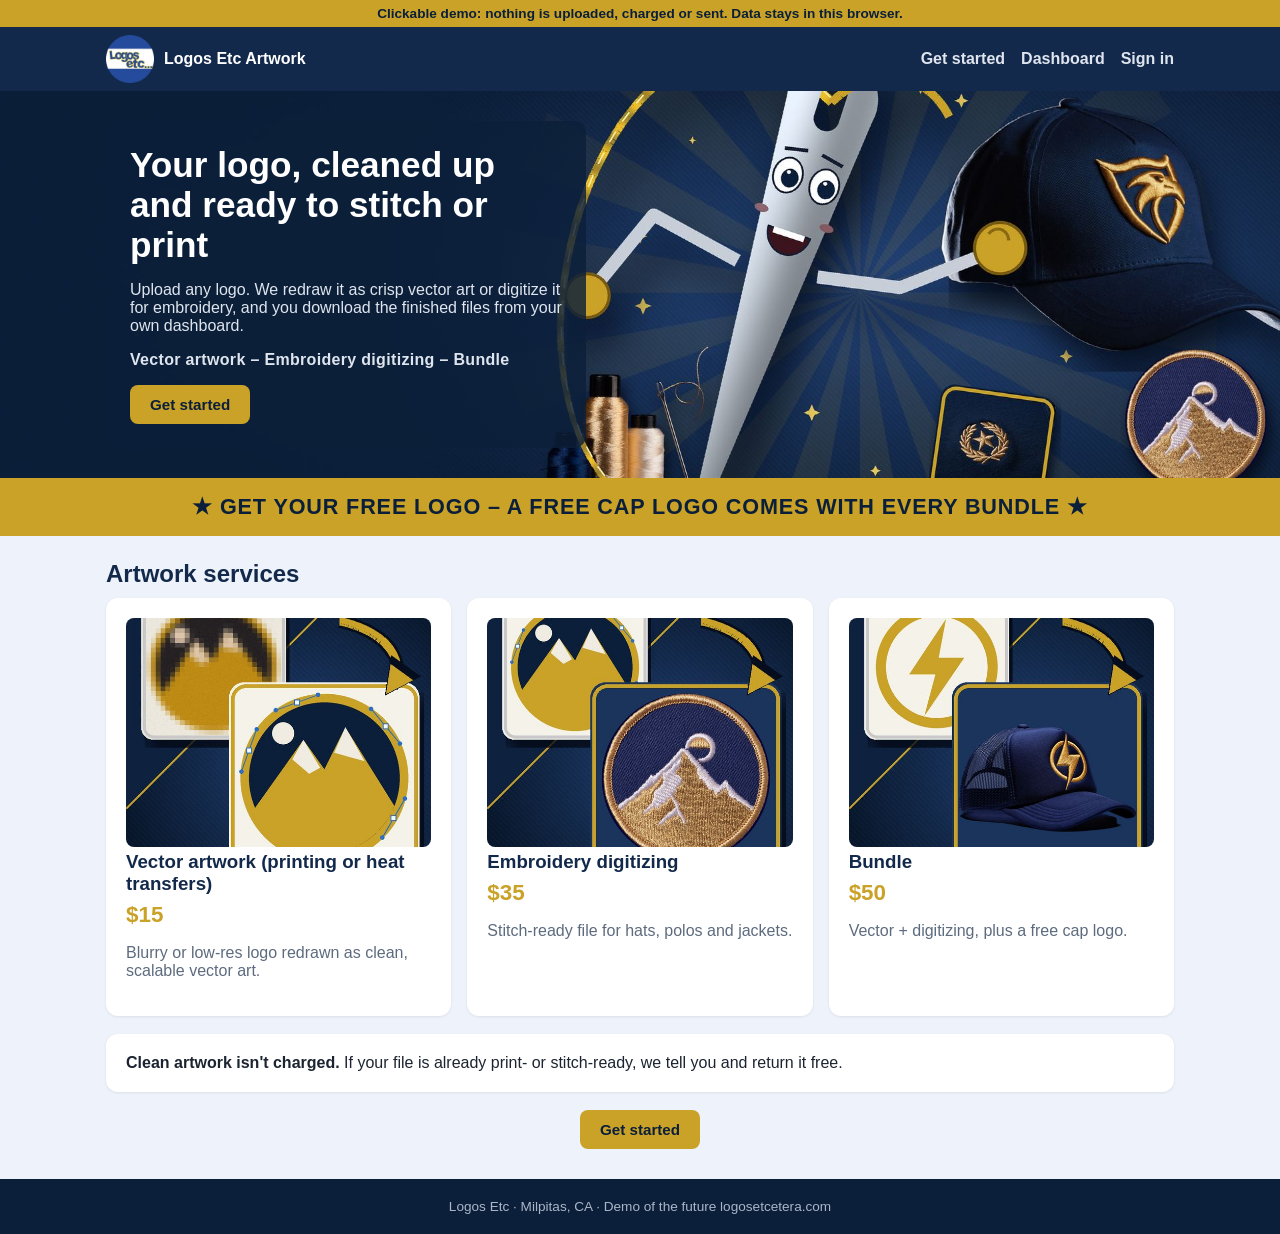
<file: portal/index.html>
<!doctype html><html lang="en"><head><meta charset="utf-8"><meta name="viewport" content="width=device-width,initial-scale=1"><title>Home | Logos Etc Artwork Portal (Demo)</title><link rel="stylesheet" href="style.css?v=20261028f"></head><body>
<div class="demo">Clickable demo: nothing is uploaded, charged or sent. Data stays in this browser.</div>
<header><div class="nav"><a class="brand" href="index.html"><img src="img/logo.png?v=20261028e" srcset="img/logo.png?v=20261028e 1x, img/logo@2x.png?v=20261028e 2x" alt="Logos Etc" width="48" height="48"><span>Logos Etc Artwork</span></a><a class="l" href="questionnaire.html">Get started</a><a class="l" href="dashboard.html">Dashboard</a><a class="l" id="signin" href="dashboard.html">Sign in</a></div></header>
<section class="hero"><div class="in"><div class="box"><h1>Your logo, cleaned up and ready to stitch or print</h1><p>Upload any logo. We redraw it as crisp vector art or digitize it for embroidery, and you download the finished files from your own dashboard.</p><p class="svc">Vector artwork &ndash; Embroidery digitizing &ndash; Bundle</p><a class="btn" href="questionnaire.html">Get started</a></div></div></section>
<a class="freebar" href="questionnaire.html">&#9733; Get your free logo &ndash; a free cap logo comes with every Bundle &#9733;</a>
<main><h2>Artwork services</h2><div class="grid">
<div class="card tile"><img src="img/tile-vector.jpg?v=20261028e" alt=""><h3>Vector artwork (printing or heat transfers)</h3><div class="price">$15</div><p class="mut">Blurry or low-res logo redrawn as clean, scalable vector art.</p></div>
<div class="card tile"><img src="img/tile-embroidery.jpg?v=20261028e" alt=""><h3>Embroidery digitizing</h3><div class="price">$35</div><p class="mut">Stitch-ready file for hats, polos and jackets.</p></div>
<div class="card tile"><img src="img/tile-bundle.jpg?v=20261028e" alt=""><h3>Bundle</h3><div class="price">$50</div><p class="mut">Vector + digitizing, plus a free cap logo.</p></div></div>
<div class="card"><b>Clean artwork isn't charged.</b> If your file is already print- or stitch-ready, we tell you and return it free.</div>
<p style="text-align:center"><a class="btn" href="questionnaire.html">Get started</a></p></main>
<footer>Logos Etc · Milpitas, CA · Demo of the future logosetcetera.com</footer><script src="app.js?v=20261028e"></script></body></html>
</file>
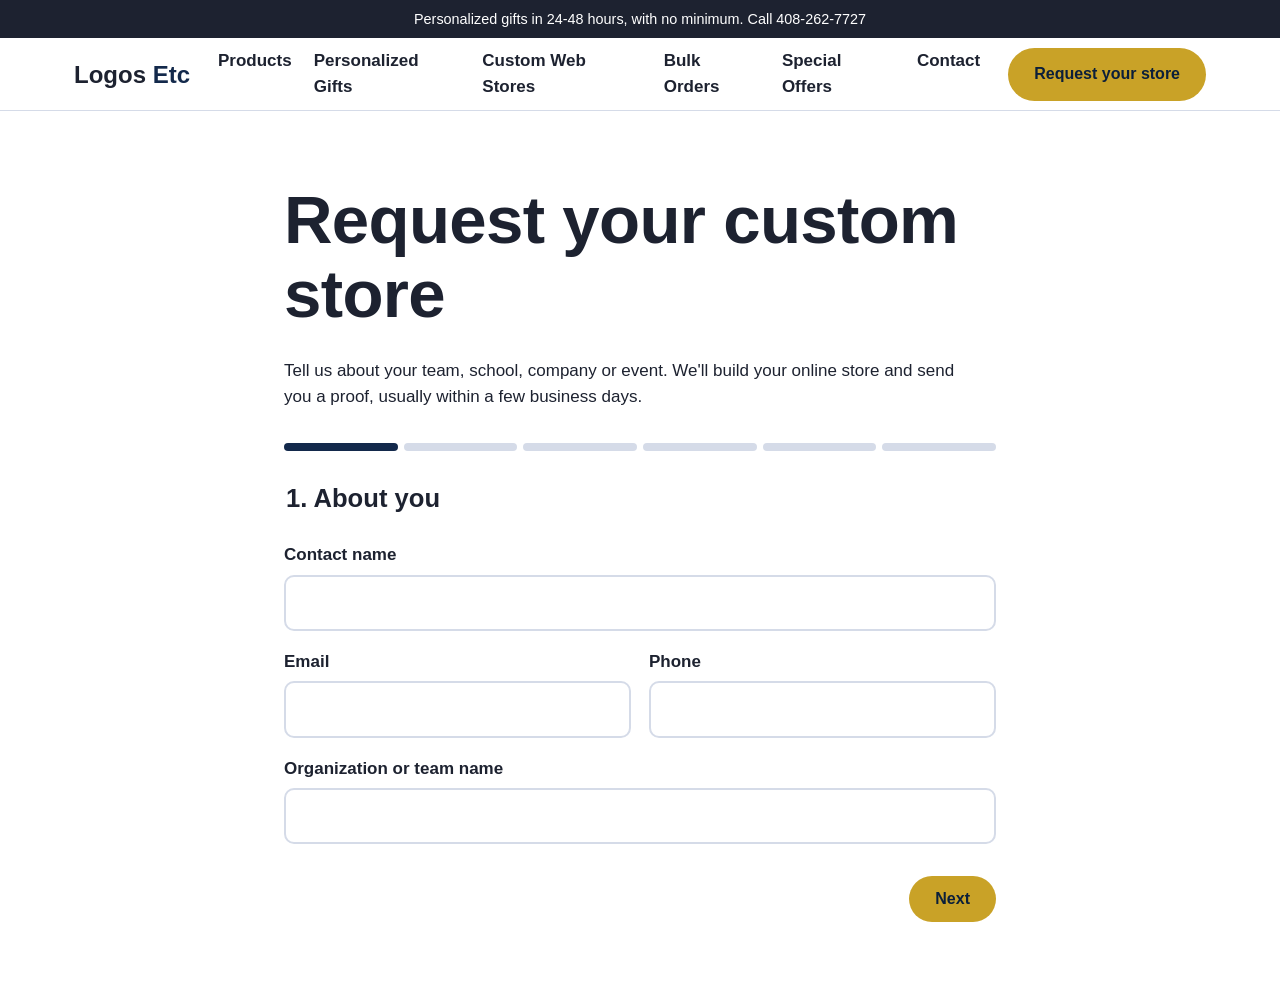
<file: request/index.html>
<!doctype html><html lang="en"><head><meta charset="utf-8"><meta name="viewport" content="width=device-width,initial-scale=1"><title>Request your store | Logos Etc</title><style>
:root{--ink:#1d2230;--blue:#13294B;--blue-d:#0B1F3A;--gold:#C9A227;--paper:#ffffff;--mist:#eef2fa;--line:#d5dbe8}
*{box-sizing:border-box}body{margin:0;font:17px/1.55 "Avenir Next","Segoe UI",Helvetica,Arial,sans-serif;color:var(--ink);background:var(--paper)}
a{color:var(--blue)}a:focus-visible,button:focus-visible,input:focus-visible{outline:3px solid var(--gold);outline-offset:2px}
.wrap{max-width:1180px;margin:0 auto;padding:0 24px}
h1,h2,h3{font-family:"Futura","Avenir Next Condensed","Trebuchet MS",sans-serif;line-height:1.1;margin:0 0 .4em}
h1{font-size:clamp(2.4rem,5.5vw,4.2rem);font-weight:800;letter-spacing:-.01em}h2{font-size:clamp(1.7rem,3vw,2.4rem);font-weight:800}h3{font-size:1.2rem}
.bar{background:var(--ink);color:#fff;font-size:.9rem;text-align:center;padding:8px}
header{border-bottom:1px solid var(--line);position:sticky;top:0;background:#fff;z-index:5}
.nav{display:flex;align-items:center;gap:28px;height:72px}.logo{font-weight:900;font-size:1.5rem;color:var(--ink);text-decoration:none}.logo span{color:var(--blue)}
.nav ul{display:flex;gap:22px;list-style:none;margin:0;padding:0;flex:1}.nav ul a{color:var(--ink);text-decoration:none;font-weight:600}
.btn{display:inline-block;background:var(--gold);color:var(--blue-d);font-weight:700;text-decoration:none;padding:14px 26px;border-radius:999px;border:0;font-size:1rem;cursor:pointer}.btn:hover{background:#B08D1E}
.btn.ghost{background:transparent;color:var(--ink);border:2px solid var(--ink)}
.hero{background:var(--mist);padding:64px 0}.hero .wrap{display:grid;grid-template-columns:1.1fr .9fr;gap:48px;align-items:center}
.hero p{font-size:1.2rem;max-width:34em}.cta{display:flex;gap:14px;flex-wrap:wrap;margin-top:24px}
.patch{aspect-ratio:1;border-radius:50%;background:var(--blue);display:grid;place-items:center;position:relative;box-shadow:0 0 0 14px var(--mist),0 0 0 16px var(--blue)}
.patch::before{content:"";position:absolute;inset:16px;border:4px dashed var(--gold);border-radius:50%}
.patch div{color:#fff;text-align:center;font-family:Futura,sans-serif;font-weight:800;font-size:clamp(1.6rem,3.2vw,2.6rem);line-height:1.05}.patch small{display:block;font-size:.4em;font-weight:600;margin-top:10px;color:var(--gold)}
.trust{display:grid;grid-template-columns:repeat(4,1fr);gap:16px;padding:28px 0;border-bottom:1px solid var(--line)}.trust div{font-weight:700}.trust span{display:block;font-weight:400;font-size:.92rem;color:#4a5266}
section{padding:72px 0}.lede{max-width:40em;margin-bottom:32px}
.tiles{display:grid;grid-template-columns:repeat(4,1fr);gap:24px}.tile{text-decoration:none;color:var(--ink);text-align:center;font-weight:700;font-size:1.15rem}
.tile .img{aspect-ratio:1;border-radius:16px;background:#fff;overflow:hidden;display:grid;place-items:center;font-size:2.6rem;margin-bottom:10px;border:1px solid var(--line)}.tile .img img{width:92%;height:92%;object-fit:contain}.gimg{display:grid;grid-template-columns:1fr 1fr;gap:16px;margin-bottom:16px}.gimg img{width:100%;aspect-ratio:1;object-fit:contain;background:#fff;border-radius:12px}.tile:hover .img{border-color:var(--blue)}
.steps{display:grid;grid-template-columns:repeat(3,1fr);gap:32px;counter-reset:s}.step::before{counter-increment:s;content:counter(s);display:grid;place-items:center;width:48px;height:48px;border-radius:50%;background:var(--gold);font-weight:900;font-size:1.3rem;margin-bottom:14px}
.gifts{background:var(--gold)}.gifts .wrap{display:grid;grid-template-columns:1fr 1fr;gap:48px;align-items:center}
.speed{display:grid;grid-template-columns:1fr 1fr;gap:16px}.speed div{background:#fff;border-radius:12px;padding:22px}.speed b{display:block;font-size:2rem;font-family:Futura,sans-serif}
.split{display:grid;grid-template-columns:repeat(3,1fr);gap:24px}.card{border:2px solid var(--ink);border-radius:14px;padding:28px;display:flex;flex-direction:column}.card p{flex:1}
.card.volume{background:var(--ink);color:#fff}.card.volume .btn{background:var(--gold);color:var(--ink)}
.reviews{background:var(--mist)}.note{display:inline-block;background:#fff3c4;border:1px dashed #b08600;padding:4px 10px;border-radius:6px;font-size:.85rem;margin-bottom:18px}
.quotes{display:grid;grid-template-columns:repeat(3,1fr);gap:20px}blockquote{margin:0;background:#fff;padding:24px;border-radius:12px}blockquote footer{margin-top:10px;color:#4a5266;font-size:.9rem}
.news{background:var(--blue);color:#fff;text-align:center}.news form{display:flex;gap:10px;max-width:480px;margin:20px auto 0}.news input{flex:1;padding:14px 18px;border-radius:999px;border:0;font-size:1rem}.news .btn{background:var(--gold);color:var(--ink)}
.brandsec{padding-top:24px}.brands{list-style:none;margin:0;padding:0;display:grid;grid-template-columns:repeat(6,1fr);gap:10px}.brands li{border:1px solid var(--line);border-radius:10px;padding:16px 8px;text-align:center;font-weight:700;color:#3d4457;font-size:.98rem}@media(max-width:900px){.brands{grid-template-columns:repeat(3,1fr)}}@media(max-width:520px){.brands{grid-template-columns:repeat(2,1fr)}}
footer.site{background:var(--ink);color:#cfd5e3;padding:56px 0 28px;font-size:.95rem}footer.site a{color:#fff;text-decoration:none}footer.site .cols{display:grid;grid-template-columns:1.4fr 1fr 1fr 1fr;gap:32px}footer.site ul{list-style:none;padding:0;margin:0;line-height:2}footer.site h3{color:#fff;font-size:1rem}
.legal{border-top:1px solid #39405a;margin-top:36px;padding-top:18px;font-size:.85rem}
@media(max-width:900px){.nav ul{display:none}.hero .wrap,.gifts .wrap{grid-template-columns:1fr}.patch{max-width:280px;margin:0 auto}.tiles{grid-template-columns:repeat(3,1fr)}.trust{grid-template-columns:1fr 1fr}.steps,.split,.quotes{grid-template-columns:1fr}footer.site .cols{grid-template-columns:1fr 1fr}}
@media(max-width:520px){.tiles{grid-template-columns:repeat(2,1fr);gap:14px}.news form{flex-direction:column}.nav .btn{padding:10px 16px}}
@media(prefers-reduced-motion:reduce){*{transition:none!important}}
.rv{border:1px solid var(--line);border-left:4px solid var(--gold);border-radius:10px;padding:14px 16px;margin:12px 0}.rv h3{display:flex;justify-content:space-between;align-items:baseline;margin:0 0 8px;font-size:1.05rem;color:var(--blue)}.rv h3 a{font-size:.9rem;font-weight:700;color:var(--blue)}.rv dl{display:grid;grid-template-columns:minmax(120px,38%) 1fr;gap:4px 12px;margin:0}.rv dt{color:#4a5266}.rv dd{margin:0;font-weight:600;overflow-wrap:anywhere}@media(max-width:520px){.rv dl{grid-template-columns:1fr}.rv dd{margin-bottom:6px}}
</style><style>
[hidden]{display:none!important}.form{max-width:760px;margin:0 auto}.prog{display:flex;gap:6px;margin:0 0 28px}.prog i{flex:1;height:8px;border-radius:9px;background:var(--line)}.prog i.on{background:var(--blue)}
fieldset{border:0;padding:0;margin:0}fieldset[hidden]{display:none}legend{font-family:Futura,sans-serif;font-weight:800;font-size:1.6rem;margin-bottom:6px}
label{display:block;font-weight:700;margin:18px 0 6px}label small{font-weight:400;color:#4a5266}
input[type=text],input[type=email],input[type=tel],input[type=date],input[type=number],select,textarea{width:100%;padding:13px 14px;border:2px solid var(--line);border-radius:10px;font:inherit}
input:focus,select:focus,textarea:focus{border-color:var(--blue);outline:none}
.chips{display:flex;flex-wrap:wrap;gap:10px}.chips label{margin:0;font-weight:600;border:2px solid var(--line);border-radius:999px;padding:9px 16px;cursor:pointer}.chips input{margin-right:6px}.chips label:has(input:checked){border-color:var(--blue);background:var(--mist)}
.two{display:grid;grid-template-columns:1fr 1fr;gap:0 18px}@media(max-width:600px){.two{grid-template-columns:1fr}}
.navb{display:flex;justify-content:space-between;margin-top:32px}.upload{background:var(--mist);border-radius:14px;padding:24px;margin-top:14px}.err{color:#b00020;font-weight:700;margin-top:12px}
</style></head><body><div class="bar">Personalized gifts in 24-48 hours, with no minimum. Call 408-262-7727</div>
<header><div class="wrap nav"><a class="logo" href="../">Logos <span>Etc</span></a><ul><li><a href="../#shop">Products</a></li><li><a href="../#gifts">Personalized Gifts</a></li><li><a href="../#stores">Custom Web Stores</a></li><li><a href="https://www.promoplace.com/logos-etc" target="_blank" rel="noopener">Bulk Orders</a></li><li><a href="#">Special Offers</a></li><li><a href="../#contact">Contact</a></li></ul><a class="btn" href="./">Request your store</a></div></header><main><section><div class="wrap form">
<h1>Request your custom store</h1><p class="lede">Tell us about your team, school, company or event. We'll build your online store and send you a proof, usually within a few business days.</p>
<div class="prog" aria-hidden="true"><i class="on"></i><i></i><i></i><i></i><i></i><i></i></div>
<form id="f" action="https://formsubmit.co/c.logosetcetera@gmail.com" method="POST" novalidate>
<input type="hidden" name="_subject" value="New custom store request - Logos Etc">
<input type="hidden" name="_template" value="table"><input type="hidden" name="_captcha" value="true">
<input type="hidden" name="_next" value="https://chick6194.github.io/logosetc-mockup/request/thanks/">
<input type="text" name="_honey" style="display:none" tabindex="-1" autocomplete="off">
<fieldset data-step><legend>1. About you</legend>
<label for="name">Contact name</label><input type="text" id="name" name="Contact name" required autocomplete="name">
<div class="two"><div><label for="email">Email</label><input type="email" id="email" name="email" required autocomplete="email"></div>
<div><label for="phone">Phone</label><input type="tel" id="phone" name="Phone" required autocomplete="tel"></div></div>
<label for="org">Organization or team name</label><input type="text" id="org" name="Organization" required></fieldset>
<fieldset data-step hidden><legend>2. Your store</legend>
<label>What is the store for?</label><div class="chips"><label><input type="radio" name="Store purpose" value="Team or sports" required>Team or sports</label><label><input type="radio" name="Store purpose" value="Company or employee store">Company or employee store</label><label><input type="radio" name="Store purpose" value="School or graduation">School or graduation</label><label><input type="radio" name="Store purpose" value="Club or organization">Club or organization</label><label><input type="radio" name="Store purpose" value="Fundraiser">Fundraiser</label><label><input type="radio" name="Store purpose" value="Event">Event</label><label><input type="radio" name="Store purpose" value="Team building">Team building</label><label><input type="radio" name="Store purpose" value="Other">Other</label></div>
<div id="purposeOtherW" hidden><label for="purposeOther">Tell us what the store is for</label><input type="text" id="purposeOther" name="Store purpose (other)" disabled></div>
<label for="aud">Who is the store for, and what is the goal? <small>(a sentence or two)</small></label><textarea id="aud" name="Audience and goal" rows="3" required placeholder="e.g. Parents and players of our U12 soccer club, so everyone can order matching gear before the season"></textarea>
<label>Which products do you want on the store? <small>(pick at least one)</small></label><div class="chips"><label><input type="checkbox" name="Products" value="Shirts">Shirts</label><label><input type="checkbox" name="Products" value="Hoodies">Hoodies</label><label><input type="checkbox" name="Products" value="Hats">Hats</label><label><input type="checkbox" name="Products" value="Polos">Polos</label><label><input type="checkbox" name="Products" value="Jackets">Jackets</label><label><input type="checkbox" name="Products" value="Bags">Bags</label><label><input type="checkbox" name="Products" value="Drinkware">Drinkware</label><label><input type="checkbox" name="Products" value="Blankets">Blankets</label><label><input type="checkbox" name="Products" value="Other">Other</label></div>
<div id="prodOtherW" hidden><label for="prodOther">Other products</label><input type="text" id="prodOther" name="Products (other)" disabled></div>
<label>Decoration method</label><div class="chips"><label><input type="radio" name="Decoration" value="Embroidery" required>Embroidery</label><label><input type="radio" name="Decoration" value="Print">Print</label><label><input type="radio" name="Decoration" value="Both">Both</label><label><input type="radio" name="Decoration" value="Not sure">Not sure</label></div>
<label for="colors">Colors <small>(brand or garment)</small></label><input type="text" id="colors" name="Colors" placeholder="e.g. navy and gold"></fieldset>
<fieldset data-step hidden><legend>3. Dates & delivery</legend>
<label>Is this a temporary, seasonal, or permanent store?</label><div class="chips"><label><input type="radio" name="Store duration" value="Temporary" required>Temporary <small>(e.g. one event or fundraiser)</small></label><label><input type="radio" name="Store duration" value="Seasonal">Seasonal <small>(e.g. a sports season or holidays)</small></label><label><input type="radio" name="Store duration" value="Permanent">Permanent <small>(always open)</small></label></div>
<div id="datesW" hidden><div class="two"><div><label for="open">Store opens</label><input type="date" id="open" name="Store open date" disabled></div><div><label for="close">Store closes</label><input type="date" id="close" name="Store close date" disabled></div></div></div>
<div id="launchW" hidden><label for="launch">Target launch date <small>(optional)</small></label><input type="date" id="launch" name="Target launch date" disabled></div>
<label for="need">Or: needed-by date</label><input type="date" id="need" name="Needed-by date">
<label>Delivery options</label><div class="chips"><label><input type="radio" name="Delivery option" value="Ship to each buyer" required>Ship to each buyer</label><label><input type="radio" name="Delivery option" value="Dedicated location">Dedicated location</label><label><input type="radio" name="Delivery option" value="Pickup">Pickup</label></div>
<p id="shipHelp" hidden><small>Each buyer enters their own shipping address at checkout, whether that's their home or a company warehouse.</small></p>
<div id="pickW" hidden><p><small>Everything ships to one address, like a company office or warehouse.</small></p>
<label for="pname">Company or location name</label><input type="text" id="pname" autocomplete="organization" disabled>
<label for="pst">Street address</label><input type="text" id="pst" autocomplete="street-address" disabled>
<div class="two"><div><label for="pcity">City</label><input type="text" id="pcity" autocomplete="address-level2" disabled></div><div><div class="two"><div><label for="pstate">State</label><input type="text" id="pstate" maxlength="2" autocomplete="address-level1" disabled></div><div><label for="pzip">ZIP</label><input type="text" id="pzip" inputmode="numeric" pattern="[0-9]{5}(-[0-9]{4})?" autocomplete="postal-code" disabled></div></div></div></div>
<label for="pnote">Receiving contact and notes <small>(optional)</small></label><input type="text" id="pnote" name="Receiving contact and notes" disabled>
<input type="hidden" id="paddr" name="Dedicated location address" disabled></div>
<label>Is this a fundraising store?</label><div class="chips"><label><input type="radio" name="Fundraising store" value="Yes" required>Yes</label><label><input type="radio" name="Fundraising store" value="No">No</label></div>
<p id="fundNote" hidden>Great! We'll set up your fundraiser details, like your goal, when we build your store and turn on the fundraiser feature.</p>
</fieldset>
<fieldset data-step hidden><legend>4. Upload your logo</legend>
<div class="upload"><p><b>Send us your logo through our secure Dropbox upload page.</b> Vector files (AI, EPS, SVG, PDF), a high-resolution PNG, or embroidery files (EMB/DST) are best.</p>
<p><b>Please name the file after your organization</b>, for example <code>LincolnHighSoccer-logo.png</code>, so we can match it to this request.</p>
<a class="btn" href="https://www.dropbox.com/request/fkdms5np1n6y1muov9xd" target="_blank" rel="noopener">Upload your logo ↗</a></div>
<div class="chips" style="margin-top:18px"><label><input type="checkbox" name="Logo uploaded" value="Yes">I've uploaded my logo</label><label><input type="checkbox" name="Logo uploaded" value="Will send later">I'll send it later</label></div></fieldset>
<fieldset data-step hidden><legend>5. Anything else?</legend>
<label for="notes">Notes <small>(sizes, personalization, names/numbers, custom domain…)</small></label><textarea id="notes" name="Notes" rows="6"></textarea></fieldset>
<fieldset data-step hidden><legend>6. Review your request</legend><p>Check your details below. Use Edit to change anything, then send your request.</p><div id="review"></div></fieldset>
<p class="err" id="err" role="alert" hidden>Please fill in the required fields.</p>
<div class="navb"><button type="button" class="btn ghost" id="back" hidden>Back</button><span></span><button type="button" class="btn" id="next">Next</button><button type="submit" class="btn" id="send" hidden>Send my request</button></div>
</form></div></section></main>
<script>
const s=[...document.querySelectorAll('[data-step]')],bars=[...document.querySelectorAll('.prog i')];let i=0;
const B=back,N=next,S=send,E=err;
function show(){s.forEach((f,k)=>f.hidden=k!==i);bars.forEach((b,k)=>b.classList.toggle('on',k<=i));B.hidden=i==0;N.hidden=i==s.length-1;S.hidden=i!=s.length-1;E.hidden=true;scrollTo(0,0)}
function tog(n,v,w,t){const on=[...document.querySelectorAll(`[name="${n}"]`)].some(x=>x.checked&&x.value==v);document.getElementById(w).hidden=!on;document.getElementById(t).required=on;document.getElementById(t).disabled=!on}
function dur(){const g=x=>document.getElementById(x),open=g('open'),close=g('close'),launch=g('launch'),datesW=g('datesW'),launchW=g('launchW');const v=(document.querySelector('[name="Store duration"]:checked')||{}).value;const d=v=='Temporary'||v=='Seasonal',p=v=='Permanent';datesW.hidden=!d;launchW.hidden=!p;[open,close].forEach(x=>{x.disabled=!d;x.required=d});launch.disabled=!p;close.setCustomValidity(d&&open.value&&close.value&&close.value<=open.value?'The close date must be after the open date.':'')}
function dlv(){const g=x=>document.getElementById(x),v=(document.querySelector('[name="Delivery option"]:checked')||{}).value,p=v=='Dedicated location';g('shipHelp').hidden=v!='Ship to each buyer';g('pickW').hidden=!p;['pname','pst','pcity','pstate','pzip'].forEach(k=>{g(k).disabled=!p;g(k).required=p});g('pnote').disabled=!p;g('paddr').disabled=!p;g('paddr').value=p?`${g('pname').value}, ${g('pst').value}, ${g('pcity').value}, ${g('pstate').value} ${g('pzip').value}`:''}
document.addEventListener('input',()=>{dur();dlv();document.getElementById('err').hidden=true});
document.addEventListener('change',()=>{dur();dlv();document.getElementById('fundNote').hidden=(document.querySelector('[name="Fundraising store"]:checked')||{}).value!='Yes';tog('Store purpose','Other','purposeOtherW','purposeOther');tog('Products','Other','prodOtherW','prodOther')});
function ok(){const bad=[...s[i].querySelectorAll('[required]')].filter(x=>!x.checkValidity());const pb=s[i].querySelectorAll('[name="Products"]');if(pb.length&&![...pb].some(x=>x.checked))bad.push(pb[0]);if(bad.length){E.textContent=bad.some(x=>x.validationMessage&&x.id=='close'&&x.value)?'The close date must be after the open date.':'Please fill in the required fields.';E.hidden=false;bad[0].focus();return false}return true}
N.onclick=()=>{if(ok()){i++;if(i==s.length-1)rv();show()}};
function rv(){const f=new FormData(document.querySelector('form')),g=k=>f.getAll(k).filter(Boolean).join(', ')||'—',e=s=>String(s).replace(/[&<>"]/g,c=>({'&':'&amp;','<':'&lt;','>':'&gt;','"':'&quot;'}[c]));
const pur=g('Store purpose')+(f.get('Store purpose (other)')?': '+f.get('Store purpose (other)'):''),prod=g('Products')+(f.get('Products (other)')?' ('+f.get('Products (other)')+')':'');
let dur=g('Store duration');if(f.get('Store open date'))dur+=`, ${f.get('Store open date')} to ${f.get('Store close date')}`;if(f.get('Target launch date'))dur+=`, target launch ${f.get('Target launch date')}`;
let del=g('Delivery option');
const sec=(t,k,rows)=>`<div class="rv"><h3>${t}<a href="#" data-edit="${k}">Edit</a></h3><dl>${rows.map(([a,b])=>`<dt>${a}</dt><dd>${e(b)}</dd>`).join('')}</dl></div>`;
const dr=[['Store duration',dur],['Needed-by date',g('Needed-by date')],['Delivery option',del]];if(f.get('Dedicated location address'))dr.push(['Ship to',f.get('Dedicated location address')]);if(f.get('Receiving contact and notes'))dr.push(['Receiving contact',f.get('Receiving contact and notes')]);dr.push(['Fundraising store',g('Fundraising store')]);
document.getElementById('review').innerHTML=sec('Contact',0,[['Name',g('Contact name')],['Email',g('email')],['Phone',g('Phone')],['Organization',g('Organization')]])+sec('Your store',1,[['Store purpose',pur],['Audience and goal',g('Audience and goal')],['Products',prod],['Decoration',g('Decoration')],['Colors',g('Colors')]])+sec('Dates and delivery',2,dr)+sec('Logo',3,[['Logo',f.get('Logo uploaded')=='Yes'?'Uploaded through Dropbox':f.get('Logo uploaded')?'Will send later':'Not confirmed yet']])+sec('Notes',4,[['Notes',g('Notes')]])}
document.addEventListener('click',ev=>{const a=ev.target.closest('[data-edit]');if(a){ev.preventDefault();i=+a.dataset.edit;show()}});
B.onclick=()=>{i--;show()};
</script></body></html>
</file>
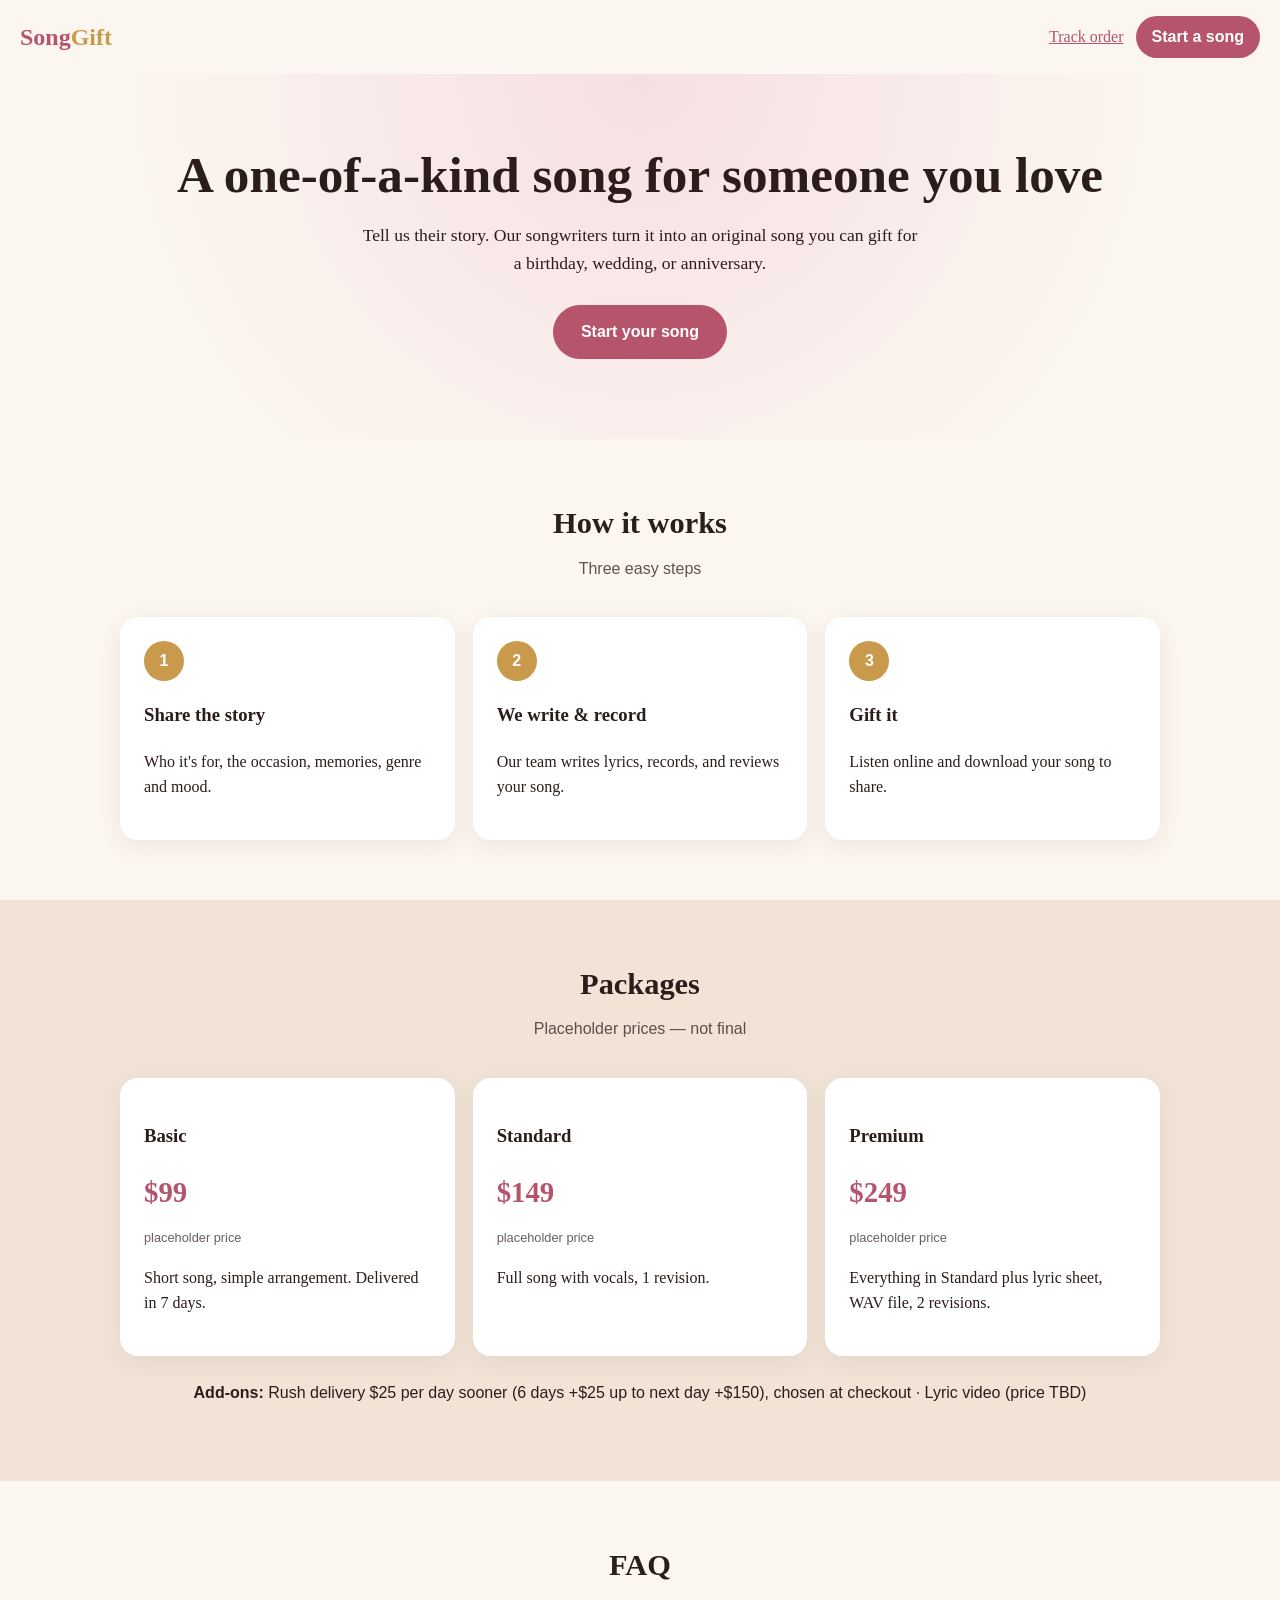
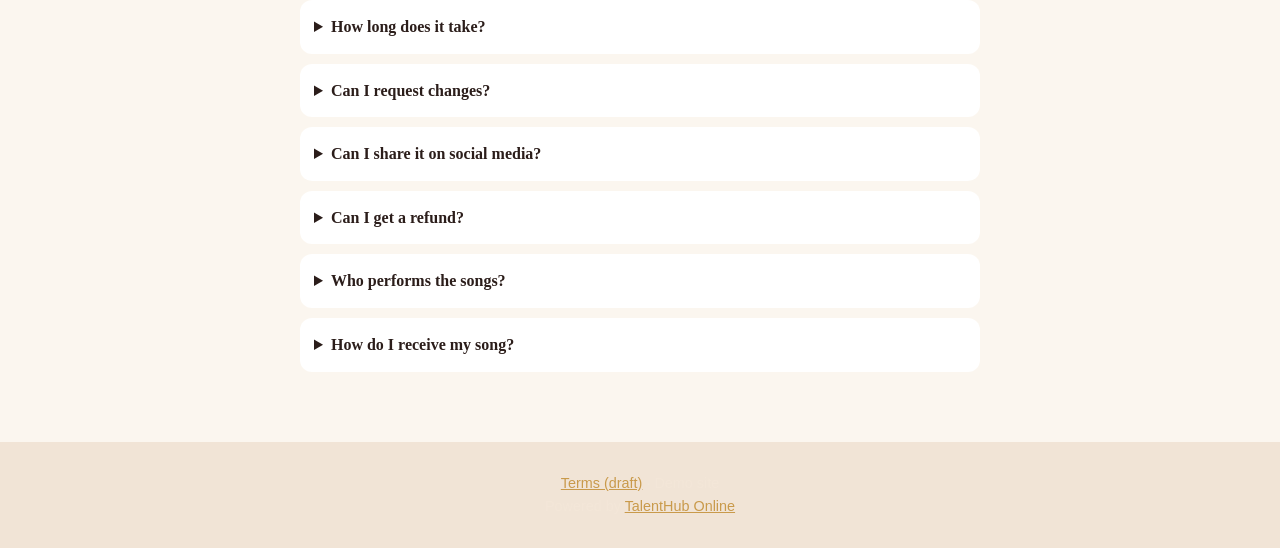
<file: songgift/index.html>
<!doctype html><html lang=en><head><meta charset=utf-8><meta name=viewport content="width=device-width,initial-scale=1"><title>Home — SongGift</title><link rel=stylesheet href=style.css></head><body>
<nav><a class=logo href="index.html" style="text-decoration:none">Song<span>Gift</span></a><span><a href="track.html?demo=1">Track order</a> &nbsp; <a class=btn href="request.html">Start a song</a></span></nav>
<div class=hero><h1>A one-of-a-kind song for someone you love</h1><p>Tell us their story. Our songwriters turn it into an original song you can gift for a birthday, wedding, or anniversary.</p><a class=btn href="request.html">Start your song</a></div>
<section><div class=wrap><h2>How it works</h2><p class=sub>Three easy steps</p><div class=grid>
<div class="card step"><b>1</b><h3>Share the story</h3><p>Who it's for, the occasion, memories, genre and mood.</p></div>
<div class="card step"><b>2</b><h3>We write &amp; record</h3><p>Our team writes lyrics, records, and reviews your song.</p></div>
<div class="card step"><b>3</b><h3>Gift it</h3><p>Listen online and download your song to share.</p></div></div></div></section>
<section class=alt><div class=wrap><h2>Packages</h2><p class=sub>Placeholder prices — not final</p><div class=grid>
<div class=card><h3>Basic</h3><div class=price>$99</div><p class=ph>placeholder price</p><p>Short song, simple arrangement. Delivered in 7 days.</p></div>
<div class=card><h3>Standard</h3><div class=price>$149</div><p class=ph>placeholder price</p><p>Full song with vocals, 1 revision.</p></div>
<div class=card><h3>Premium</h3><div class=price>$249</div><p class=ph>placeholder price</p><p>Everything in Standard plus lyric sheet, WAV file, 2 revisions.</p></div></div>
<p style="text-align:center;font-family:sans-serif;margin-top:24px"><b>Add-ons:</b> Rush delivery $25 per day sooner (6 days +$25 up to next day +$150), chosen at checkout · Lyric video (price TBD)</p></div></section>
<section><div class=wrap style="max-width:720px"><h2>FAQ</h2>
<details><summary>How long does it take?</summary>Basic is delivered in 7 days. Rush is $25 per day sooner, up to next-day delivery (+$150), chosen at checkout.</details>
<details><summary>Can I request changes?</summary>Standard includes 1 revision and Premium includes 2.</details>
<details><summary>Can I share it on social media?</summary>Yes. Personal use includes playing and sharing, including social media. See the <a href="terms.html">terms</a>.</details>
<details><summary>Can I get a refund?</summary>Full refund minus fees before writing starts; no refunds after.</details>
<details><summary>Who performs the songs?</summary>Songs are performed by real TalentHub artists; AI tools may help draft lyrics or melodies.</details>
<details><summary>How do I receive my song?</summary>You'll get a shareable song page to listen, download, and copy the link.</details></div></section>
<footer><a href="terms.html">Terms (draft)</a> · Demo site<br>Powered by <a href="https://talenthubonline.com">TalentHub Online</a></footer><script src="app.js"></script></body></html>
</file>
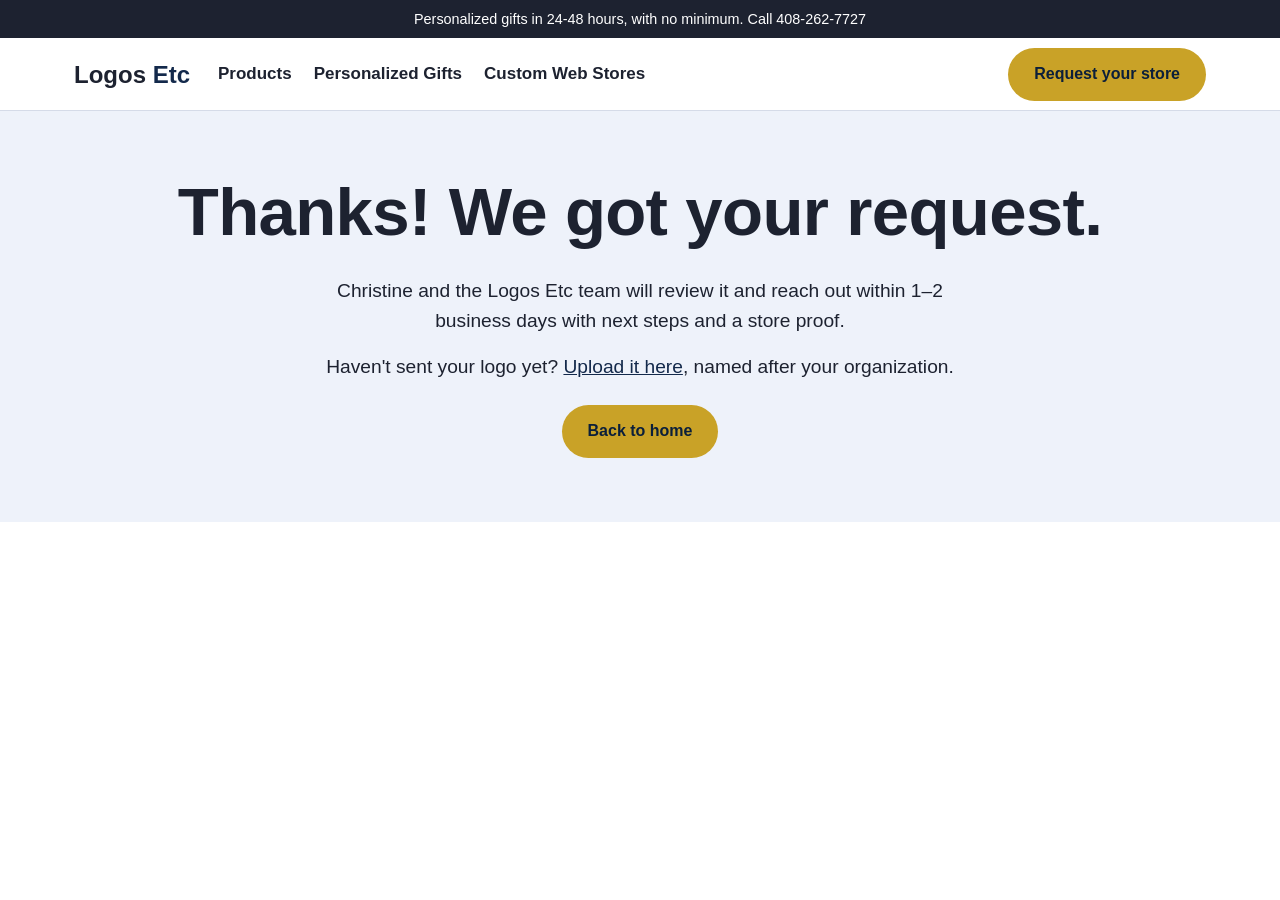
<file: request/thanks/index.html>
<!doctype html><html lang="en"><head><meta charset="utf-8"><meta name="viewport" content="width=device-width,initial-scale=1"><title>Thank you | Logos Etc</title><style>
:root{--ink:#1d2230;--blue:#13294B;--blue-d:#0B1F3A;--gold:#C9A227;--paper:#ffffff;--mist:#eef2fa;--line:#d5dbe8}
*{box-sizing:border-box}body{margin:0;font:17px/1.55 "Avenir Next","Segoe UI",Helvetica,Arial,sans-serif;color:var(--ink);background:var(--paper)}
a{color:var(--blue)}a:focus-visible,button:focus-visible,input:focus-visible{outline:3px solid var(--gold);outline-offset:2px}
.wrap{max-width:1180px;margin:0 auto;padding:0 24px}
h1,h2,h3{font-family:"Futura","Avenir Next Condensed","Trebuchet MS",sans-serif;line-height:1.1;margin:0 0 .4em}
h1{font-size:clamp(2.4rem,5.5vw,4.2rem);font-weight:800;letter-spacing:-.01em}h2{font-size:clamp(1.7rem,3vw,2.4rem);font-weight:800}h3{font-size:1.2rem}
.bar{background:var(--ink);color:#fff;font-size:.9rem;text-align:center;padding:8px}
header{border-bottom:1px solid var(--line);position:sticky;top:0;background:#fff;z-index:5}
.nav{display:flex;align-items:center;gap:28px;height:72px}.logo{font-weight:900;font-size:1.5rem;color:var(--ink);text-decoration:none}.logo span{color:var(--blue)}
.nav ul{display:flex;gap:22px;list-style:none;margin:0;padding:0;flex:1}.nav ul a{color:var(--ink);text-decoration:none;font-weight:600}
.btn{display:inline-block;background:var(--gold);color:var(--blue-d);font-weight:700;text-decoration:none;padding:14px 26px;border-radius:999px;border:0;font-size:1rem;cursor:pointer}.btn:hover{background:#B08D1E}
.btn.ghost{background:transparent;color:var(--ink);border:2px solid var(--ink)}
.hero{background:var(--mist);padding:64px 0}.hero .wrap{display:grid;grid-template-columns:1.1fr .9fr;gap:48px;align-items:center}
.hero p{font-size:1.2rem;max-width:34em}.cta{display:flex;gap:14px;flex-wrap:wrap;margin-top:24px}
.patch{aspect-ratio:1;border-radius:50%;background:var(--blue);display:grid;place-items:center;position:relative;box-shadow:0 0 0 14px var(--mist),0 0 0 16px var(--blue)}
.patch::before{content:"";position:absolute;inset:16px;border:4px dashed var(--gold);border-radius:50%}
.patch div{color:#fff;text-align:center;font-family:Futura,sans-serif;font-weight:800;font-size:clamp(1.6rem,3.2vw,2.6rem);line-height:1.05}.patch small{display:block;font-size:.4em;font-weight:600;margin-top:10px;color:var(--gold)}
.trust{display:grid;grid-template-columns:repeat(4,1fr);gap:16px;padding:28px 0;border-bottom:1px solid var(--line)}.trust div{font-weight:700}.trust span{display:block;font-weight:400;font-size:.92rem;color:#4a5266}
section{padding:72px 0}.lede{max-width:40em;margin-bottom:32px}
.tiles{display:grid;grid-template-columns:repeat(4,1fr);gap:24px}.tile{text-decoration:none;color:var(--ink);text-align:center;font-weight:700;font-size:1.15rem}
.tile .img{aspect-ratio:1;border-radius:16px;background:#fff;overflow:hidden;display:grid;place-items:center;font-size:2.6rem;margin-bottom:10px;border:1px solid var(--line)}.tile .img img{width:92%;height:92%;object-fit:contain}.gimg{display:grid;grid-template-columns:1fr 1fr;gap:16px;margin-bottom:16px}.gimg img{width:100%;aspect-ratio:1;object-fit:contain;background:#fff;border-radius:12px}.tile:hover .img{border-color:var(--blue)}
.steps{display:grid;grid-template-columns:repeat(3,1fr);gap:32px;counter-reset:s}.step::before{counter-increment:s;content:counter(s);display:grid;place-items:center;width:48px;height:48px;border-radius:50%;background:var(--gold);font-weight:900;font-size:1.3rem;margin-bottom:14px}
.gifts{background:var(--gold)}.gifts .wrap{display:grid;grid-template-columns:1fr 1fr;gap:48px;align-items:center}
.speed{display:grid;grid-template-columns:1fr 1fr;gap:16px}.speed div{background:#fff;border-radius:12px;padding:22px}.speed b{display:block;font-size:2rem;font-family:Futura,sans-serif}
.split{display:grid;grid-template-columns:repeat(3,1fr);gap:24px}.card{border:2px solid var(--ink);border-radius:14px;padding:28px;display:flex;flex-direction:column}.card p{flex:1}
.card.volume{background:var(--ink);color:#fff}.card.volume .btn{background:var(--gold);color:var(--ink)}
.reviews{background:var(--mist)}.note{display:inline-block;background:#fff3c4;border:1px dashed #b08600;padding:4px 10px;border-radius:6px;font-size:.85rem;margin-bottom:18px}
.quotes{display:grid;grid-template-columns:repeat(3,1fr);gap:20px}blockquote{margin:0;background:#fff;padding:24px;border-radius:12px}blockquote footer{margin-top:10px;color:#4a5266;font-size:.9rem}
.news{background:var(--blue);color:#fff;text-align:center}.news form{display:flex;gap:10px;max-width:480px;margin:20px auto 0}.news input{flex:1;padding:14px 18px;border-radius:999px;border:0;font-size:1rem}.news .btn{background:var(--gold);color:var(--ink)}
.brandsec{padding-top:24px}.brands{list-style:none;margin:0;padding:0;display:grid;grid-template-columns:repeat(6,1fr);gap:10px}.brands li{border:1px solid var(--line);border-radius:10px;padding:16px 8px;text-align:center;font-weight:700;color:#3d4457;font-size:.98rem}@media(max-width:900px){.brands{grid-template-columns:repeat(3,1fr)}}@media(max-width:520px){.brands{grid-template-columns:repeat(2,1fr)}}
footer.site{background:var(--ink);color:#cfd5e3;padding:56px 0 28px;font-size:.95rem}footer.site a{color:#fff;text-decoration:none}footer.site .cols{display:grid;grid-template-columns:1.4fr 1fr 1fr 1fr;gap:32px}footer.site ul{list-style:none;padding:0;margin:0;line-height:2}footer.site h3{color:#fff;font-size:1rem}
.legal{border-top:1px solid #39405a;margin-top:36px;padding-top:18px;font-size:.85rem}
@media(max-width:900px){.nav ul{display:none}.hero .wrap,.gifts .wrap{grid-template-columns:1fr}.patch{max-width:280px;margin:0 auto}.tiles{grid-template-columns:repeat(3,1fr)}.trust{grid-template-columns:1fr 1fr}.steps,.split,.quotes{grid-template-columns:1fr}footer.site .cols{grid-template-columns:1fr 1fr}}
@media(max-width:520px){.tiles{grid-template-columns:repeat(2,1fr);gap:14px}.news form{flex-direction:column}.nav .btn{padding:10px 16px}}
@media(prefers-reduced-motion:reduce){*{transition:none!important}}
</style></head><body><div class="bar">Personalized gifts in 24-48 hours, with no minimum. Call 408-262-7727</div>
<header><div class="wrap nav"><a class="logo" href="../../">Logos <span>Etc</span></a><ul><li><a href="../../#shop">Products</a></li><li><a href="../../#gifts">Personalized Gifts</a></li><li><a href="../../#stores">Custom Web Stores</a></li></ul><a class="btn" href="../../">Request your store</a></div></header><main><section class="hero"><div class="wrap" style="display:block;text-align:center"><h1>Thanks! We got your request.</h1><p style="margin:0 auto">Christine and the Logos Etc team will review it and reach out within 1–2 business days with next steps and a store proof.</p><p style="margin:16px auto">Haven't sent your logo yet? <a href="https://www.dropbox.com/request/fkdms5np1n6y1muov9xd">Upload it here</a>, named after your organization.</p><div class="cta" style="justify-content:center"><a class="btn" href="../../">Back to home</a></div></div></section></main></body></html>
</file>
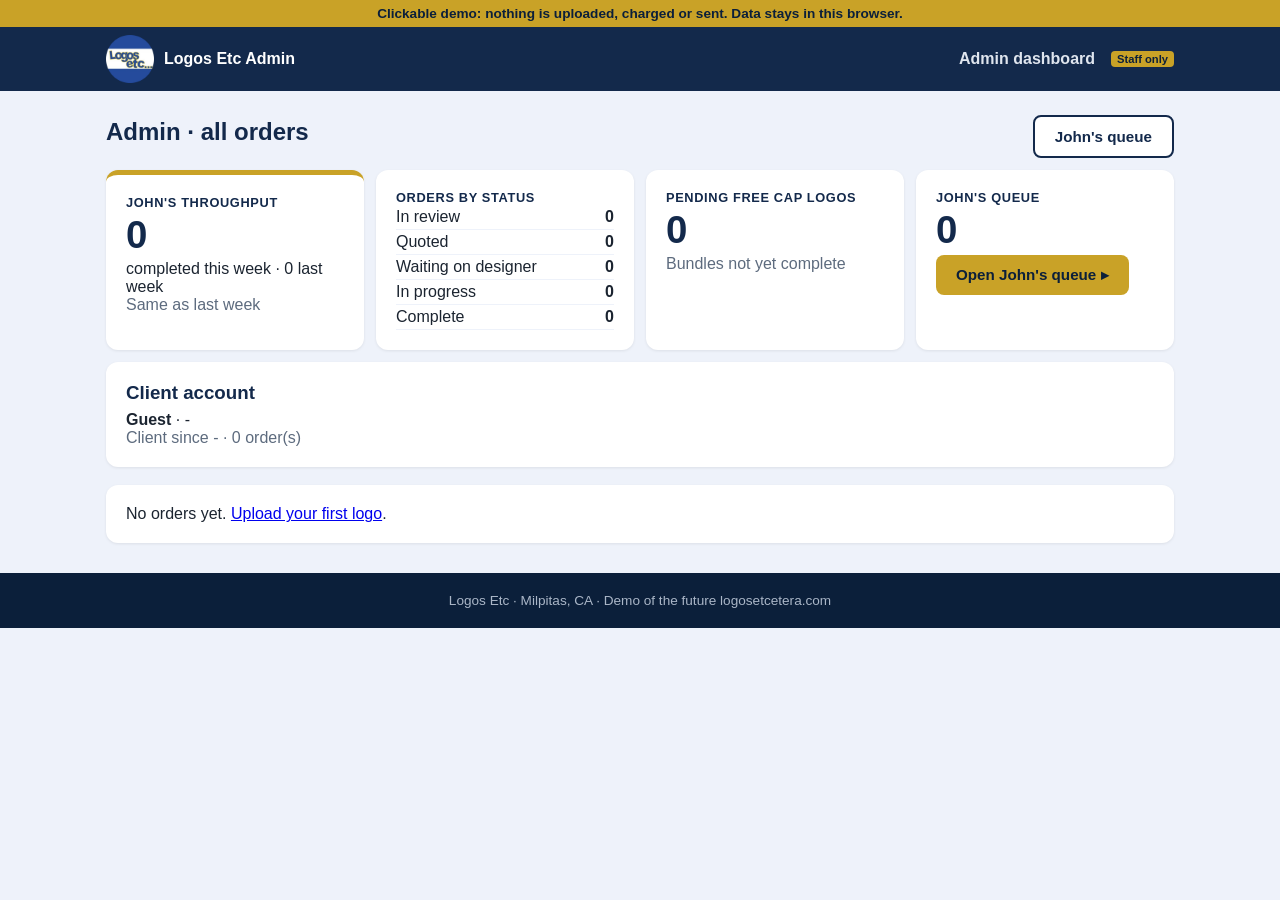
<file: portal/admin.html>
<!doctype html><html lang="en"><head><meta charset="utf-8"><meta name="robots" content="noindex,nofollow"><meta name="viewport" content="width=device-width,initial-scale=1"><title>Admin | Logos Etc Artwork Portal (Demo)</title><link rel="stylesheet" href="style.css?v=20261028k"></head><body>
<div class="demo">Clickable demo: nothing is uploaded, charged or sent. Data stays in this browser.</div>
<header><div class="nav"><a class="brand" href="index.html"><img src="img/logo.png?v=20261028e" srcset="img/logo.png?v=20261028e 1x, img/logo@2x.png?v=20261028e 2x" alt="Logos Etc" width="48" height="48"><span>Logos Etc Admin</span></a><a class="l" href="admin.html">Admin dashboard</a><span class="l tag">Staff only</span></div></header>
<main><div style="display:flex;justify-content:space-between;align-items:center;flex-wrap:wrap;gap:10px"><h2 id="t">My artwork orders</h2><div><span id="adm" hidden></span><button class="btn o" id="jq">John's queue</button> </div></div>
<div id="stats"></div><div id="queue" class="card" hidden></div><div id="acct" class="card" hidden></div><div id="list"></div></main>
<footer>Logos Etc · Milpitas, CA · Demo of the future logosetcetera.com</footer><script src="app.js?v=20261028k"></script><script>const ST=["In review","Quoted","Paid","In progress","Complete"];let admin=true;
function draw(){const o=S.get("orders")||[],c=S.get("client")||{name:"Guest",email:"-"};t.textContent=admin?"Admin · all orders":"My artwork orders";adm.textContent=admin?"Client view":"Admin view";
acct.hidden=!admin;acct.innerHTML="<h3>Client account</h3><b>"+c.name+"</b> · "+c.email+(c.company?" · "+c.company:"")+"<br><span class=mut>Client since "+(c.since||"-")+" · "+o.length+" order(s)</span>";
if(!o.length){list.innerHTML="<div class=card>No orders yet. <a href=upload.html>Upload your first logo</a>.</div>";return}
list.innerHTML=o.map((x,i)=>{const [n,p]=SV[x.svc],st=x.status;let act="";
if(st==1)act="<p>Quote: <span class=price>$"+p+"</span> for "+n+" <button class=btn onclick=go("+i+")>Pay now (demo)</button> <span class=mut>No real payment.</span></p>";
if(st==4)act="<h3>Before and after</h3><div class=ba><figure><img src=\""+(x.img||"img/example-original.jpg?v=20261028e")+"\" alt=\"\"><figcaption>Your original</figcaption></figure><figure><img src=\"img/"+(x.svc=="digitizing"?"example-stitch.svg":"example-vector.svg")+"?v=20261028e\" alt=\"\"><figcaption>Finished</figcaption></figure></div><h3 style=margin-top:12px>Finished files</h3>"+
(x.svc!="digitizing"?"<a class=\"btn n\" download href=files/example-vector.svg>Vector (SVG)</a> ":"")+(x.svc!="vector"?"<a class=\"btn n\" download href=files/example-logo.dst>Stitch file (DST)</a> <a class=\"btn o\" download href=files/example-stitch.svg>Stitch preview</a>":"");
return "<div class=card><div class=ord><div><img class=th src=\""+(x.img||"img/example-original.jpg?v=20261028e")+"\" alt=\"original\"><div class=mut style=font-size:.8rem>Original: "+x.file+"</div></div><div><h3>"+x.id+" · "+n+(admin?" <span class=tag>Client: "+(x.client||(S.get("client")||{}).name)+"</span>":"")+"</h3>"+(x.svc=="bundle"?(x.cap=="no"?"<div class=capno>Free cap logo: declined</div>":"<div class=capyes>&#9733; Free cap logo: included</div>"):"")+"<span class=mut>Submitted "+x.date+(x.notes?" · Notes: "+x.notes:"")+"</span><div class=pipe>"+ST.map((s,j)=>"<span class="+(j<st?"done":j==st?"cur":"")+">"+s+"</span>").join("")+"</div>"+act+
(st<4?"<button class=\"btn o\" onclick=go("+i+")>Simulate next step ▸</button>":"")+(admin?" <button class=\"btn o\" onclick=del("+i+")>Delete</button>":"")+"</div></div></div>"}).join("")}
function go(i){const o=S.get("orders");o[i].status=Math.min(4,o[i].status+1);S.set("orders",o);draw()}function del(i){const o=S.get("orders");o.splice(i,1);S.set("orders",o);draw()}
let jqOn=false;const QS={0:"In review",2:"Waiting on designer",3:"In progress"};
function capB(x){return x.svc=="bundle"?(x.cap=="no"?"<span class=capno>Cap logo: declined</span>":"<span class=capyes>&#9733; Cap logo: included</span>"):"<span class=mut>-</span>"}
function drawQ(){const o=S.get("orders")||[],c=S.get("client")||{name:"Guest"};const r=o.map((x,i)=>[x,i]).filter(([x])=>x.status in QS);
queue.hidden=!jqOn;list.hidden=jqOn;acct.hidden=jqOn||!admin;if(!jqOn)return;t.textContent="John's queue · waiting on the designer";
queue.innerHTML=r.length?"<table class=jq><tr><th>Order</th><th>Customer</th><th>Service</th><th>Free cap logo</th><th>Status</th><th></th></tr>"+r.map(([x,i])=>"<tr><td><b>"+x.id+"</b></td><td>"+(x.client||c.name)+"</td><td>"+SV[x.svc][0].replace(/ \(.*/,"")+"</td><td>"+capB(x)+"</td><td><span class=tag>"+QS[x.status]+"</span></td><td><a class=\"btn o\" download href=\""+(x.img||"img/example-original.jpg")+"\">Download original</a> <button class=btn onclick=done("+i+")>Upload fixed artwork &#10003;</button></td></tr>").join("")+"</table>":"Nothing waiting on John right now.";}
function done(i){const o=S.get("orders");o[i].status=4;const h=S.get("johnDone")||[];h.push(Date.now());S.set("johnDone",h);S.set("orders",o);drawQ();draw()}
jq.onclick=()=>{jqOn=!jqOn;jq.textContent=jqOn?"Back to orders":"John's queue";if(!jqOn)draw();drawQ()};
function wk(off){const n=new Date(),m=new Date(n.getFullYear(),n.getMonth(),n.getDate()-((n.getDay()+6)%7)-7*off);return m.getTime()}
function drawS(){const o=S.get("orders")||[],h=S.get("johnDone")||[],a=wk(0),b=wk(1);const tw=h.filter(t=>t>=a).length,lw=h.filter(t=>t>=b&&t<a).length;
const diff=tw-lw,trend=diff<0?"<span class=down>&#9660; "+(-diff)+" behind last week</span>":diff>0?"<span class=up>&#9650; "+diff+" ahead of last week</span>":"<span class=mut>Same as last week</span>";
const L=[["In review",0],["Quoted",1],["Waiting on designer",2],["In progress",3],["Complete",4]];
const cap=o.filter(x=>x.svc=="bundle"&&x.cap!="no"&&x.status<4).length,q=o.filter(x=>x.status in QS).length;
stats.innerHTML="<div class=sgrid><div class=\"card sbox jt\"><div class=sl>John's throughput</div><div class=big>"+tw+"</div><div>completed this week · "+lw+" last week</div>"+trend+"</div>"+
"<div class=\"card sbox\"><div class=sl>Orders by status</div>"+L.map(([n,s])=>"<div class=srow><span>"+n+"</span><b>"+o.filter(x=>x.status==s).length+"</b></div>").join("")+"</div>"+
"<div class=\"card sbox\"><div class=sl>Pending free cap logos</div><div class=big>"+cap+"</div><div class=mut>Bundles not yet complete</div></div>"+
"<div class=\"card sbox\"><div class=sl>John's queue</div><div class=big>"+q+"</div><button class=btn onclick=\"if(!jqOn)jq.click()\">Open John's queue &#9656;</button></div></div>"}
const _d=draw,_q=drawQ;draw=function(){_d();drawS()};drawQ=function(){_q();drawS()};
adm.onclick=()=>{admin=!admin;jqOn=false;jq.textContent="John's queue";draw();drawQ()};draw();</script></body></html>
</file>
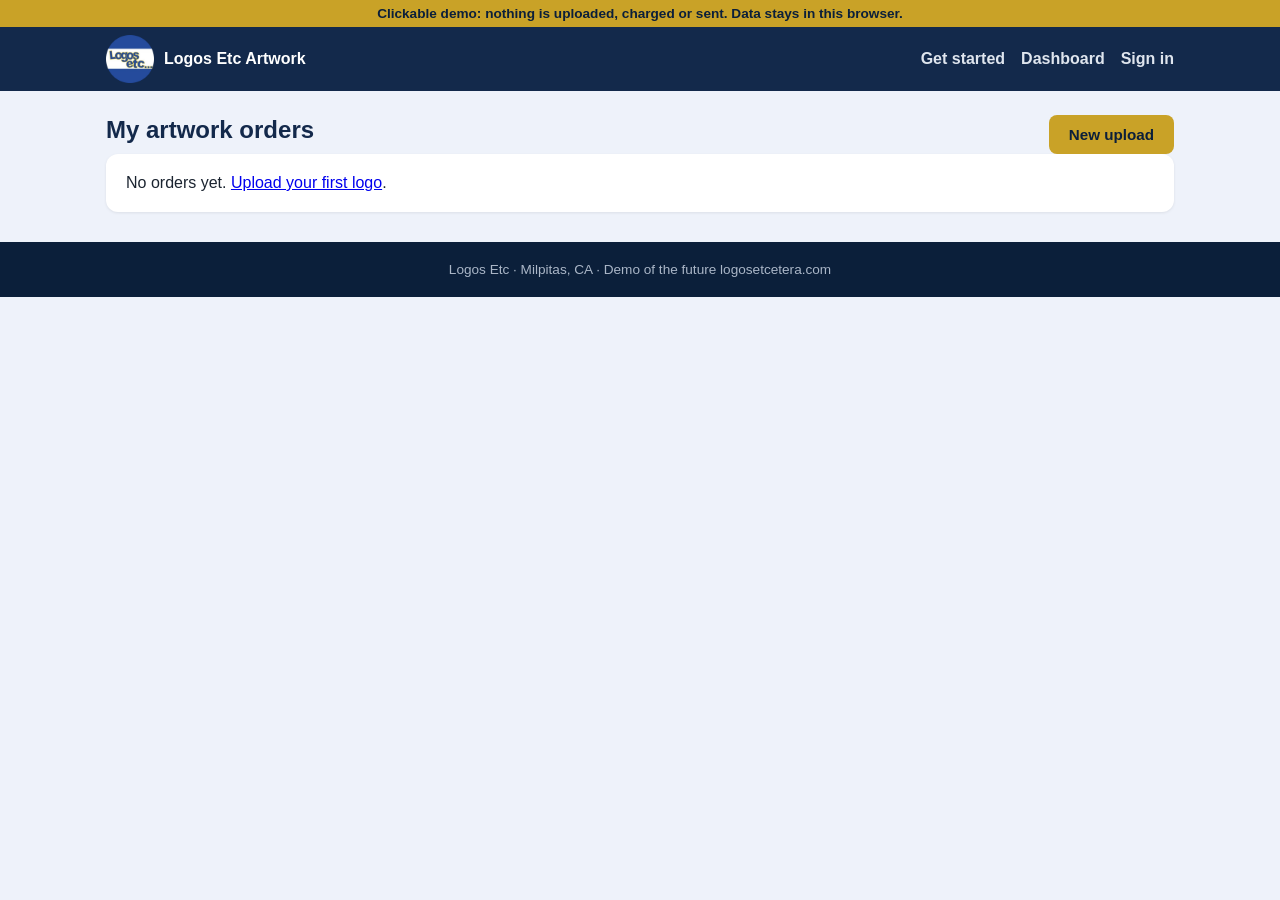
<file: portal/dashboard.html>
<!doctype html><html lang="en"><head><meta charset="utf-8"><meta name="viewport" content="width=device-width,initial-scale=1"><title>Dashboard | Logos Etc Artwork Portal (Demo)</title><link rel="stylesheet" href="style.css?v=20261028k"></head><body>
<div class="demo">Clickable demo: nothing is uploaded, charged or sent. Data stays in this browser.</div>
<header><div class="nav"><a class="brand" href="index.html"><img src="img/logo.png?v=20261028e" srcset="img/logo.png?v=20261028e 1x, img/logo@2x.png?v=20261028e 2x" alt="Logos Etc" width="48" height="48"><span>Logos Etc Artwork</span></a><a class="l" href="questionnaire.html">Get started</a><a class="l" href="dashboard.html">Dashboard</a><a class="l" id="signin" href="dashboard.html">Sign in</a></div></header>
<main><div style="display:flex;justify-content:space-between;align-items:center;flex-wrap:wrap;gap:10px"><h2 id="t">My artwork orders</h2><div><a class="btn" href="upload.html">New upload</a></div></div>
<div id="acct" class="card" hidden></div><div id="list"></div></main>
<footer>Logos Etc · Milpitas, CA · Demo of the future logosetcetera.com</footer><script src="app.js?v=20261028k"></script><script>var stats={},queue={},jq={},adm={};const ST=["In review","Quoted","Paid","In progress","Complete"];let admin=false;
function draw(){const o=S.get("orders")||[],c=S.get("client")||{name:"Guest",email:"-"};t.textContent=admin?"Admin · all orders":"My artwork orders";adm.textContent=admin?"Client view":"Admin view";
acct.hidden=!admin;acct.innerHTML="<h3>Client account</h3><b>"+c.name+"</b> · "+c.email+(c.company?" · "+c.company:"")+"<br><span class=mut>Client since "+(c.since||"-")+" · "+o.length+" order(s)</span>";
if(!o.length){list.innerHTML="<div class=card>No orders yet. <a href=upload.html>Upload your first logo</a>.</div>";return}
list.innerHTML=o.map((x,i)=>{const [n,p]=SV[x.svc],st=x.status;let act="";
if(st==1)act="<p>Quote: <span class=price>$"+p+"</span> for "+n+" <button class=btn onclick=go("+i+")>Pay now (demo)</button> <span class=mut>No real payment.</span></p>";
if(st==4)act="<h3>Before and after</h3><div class=ba><figure><img src=\""+(x.img||"img/example-original.jpg?v=20261028e")+"\" alt=\"\"><figcaption>Your original</figcaption></figure><figure><img src=\"img/"+(x.svc=="digitizing"?"example-stitch.svg":"example-vector.svg")+"?v=20261028e\" alt=\"\"><figcaption>Finished</figcaption></figure></div><h3 style=margin-top:12px>Finished files</h3>"+
(x.svc!="digitizing"?"<a class=\"btn n\" download href=files/example-vector.svg>Vector (SVG)</a> ":"")+(x.svc!="vector"?"<a class=\"btn n\" download href=files/example-logo.dst>Stitch file (DST)</a> <a class=\"btn o\" download href=files/example-stitch.svg>Stitch preview</a>":"")+"<p class=mut style=\"font-size:.85rem;margin-top:8px\">You own this artwork and it's here whenever you need it.</p>";
return "<div class=card><div class=ord><div><img class=th src=\""+(x.img||"img/example-original.jpg?v=20261028e")+"\" alt=\"original\"><div class=mut style=font-size:.8rem>Original: "+x.file+"</div></div><div><h3>"+x.id+" · "+n+(admin?" <span class=tag>Client: "+(x.client||(S.get("client")||{}).name)+"</span>":"")+"</h3>"+(x.svc=="bundle"?(x.cap=="no"?"<div class=capno>Free cap logo: declined</div>":"<div class=capyes>&#9733; Free cap logo: included</div>"):"")+"<span class=mut>Submitted "+x.date+(x.notes?" · Notes: "+x.notes:"")+"</span><div class=pipe>"+ST.map((s,j)=>"<span class="+(j<st?"done":j==st?"cur":"")+">"+s+"</span>").join("")+"</div>"+act+
(st<4?"<button class=\"btn o\" onclick=go("+i+")>Simulate next step ▸</button>":"")+(admin?" <button class=\"btn o\" onclick=del("+i+")>Delete</button>":"")+"</div></div></div>"}).join("")}
function go(i){const o=S.get("orders");o[i].status=Math.min(4,o[i].status+1);S.set("orders",o);draw()}function del(i){const o=S.get("orders");o.splice(i,1);S.set("orders",o);draw()}
let jqOn=false;const QS={0:"In review",2:"Waiting on designer",3:"In progress"};
function capB(x){return x.svc=="bundle"?(x.cap=="no"?"<span class=capno>Cap logo: declined</span>":"<span class=capyes>&#9733; Cap logo: included</span>"):"<span class=mut>-</span>"}
function drawQ(){const o=S.get("orders")||[],c=S.get("client")||{name:"Guest"};const r=o.map((x,i)=>[x,i]).filter(([x])=>x.status in QS);
queue.hidden=!jqOn;list.hidden=jqOn;acct.hidden=jqOn||!admin;if(!jqOn)return;t.textContent="John's queue · waiting on the designer";
queue.innerHTML=r.length?"<table class=jq><tr><th>Order</th><th>Customer</th><th>Service</th><th>Free cap logo</th><th>Status</th><th></th></tr>"+r.map(([x,i])=>"<tr><td><b>"+x.id+"</b></td><td>"+(x.client||c.name)+"</td><td>"+SV[x.svc][0].replace(/ \(.*/,"")+"</td><td>"+capB(x)+"</td><td><span class=tag>"+QS[x.status]+"</span></td><td><a class=\"btn o\" download href=\""+(x.img||"img/example-original.jpg")+"\">Download original</a> <button class=btn onclick=done("+i+")>Upload fixed artwork &#10003;</button></td></tr>").join("")+"</table>":"Nothing waiting on John right now.";}
function done(i){const o=S.get("orders");o[i].status=4;const h=S.get("johnDone")||[];h.push(Date.now());S.set("johnDone",h);S.set("orders",o);drawQ();draw()}
jq.onclick=()=>{jqOn=!jqOn;jq.textContent=jqOn?"Back to orders":"John's queue";if(!jqOn)draw();drawQ()};
function wk(off){const n=new Date(),m=new Date(n.getFullYear(),n.getMonth(),n.getDate()-((n.getDay()+6)%7)-7*off);return m.getTime()}
function drawS(){const o=S.get("orders")||[],h=S.get("johnDone")||[],a=wk(0),b=wk(1);const tw=h.filter(t=>t>=a).length,lw=h.filter(t=>t>=b&&t<a).length;
const diff=tw-lw,trend=diff<0?"<span class=down>&#9660; "+(-diff)+" behind last week</span>":diff>0?"<span class=up>&#9650; "+diff+" ahead of last week</span>":"<span class=mut>Same as last week</span>";
const L=[["In review",0],["Quoted",1],["Waiting on designer",2],["In progress",3],["Complete",4]];
const cap=o.filter(x=>x.svc=="bundle"&&x.cap!="no"&&x.status<4).length,q=o.filter(x=>x.status in QS).length;
stats.innerHTML="<div class=sgrid><div class=\"card sbox jt\"><div class=sl>John's throughput</div><div class=big>"+tw+"</div><div>completed this week · "+lw+" last week</div>"+trend+"</div>"+
"<div class=\"card sbox\"><div class=sl>Orders by status</div>"+L.map(([n,s])=>"<div class=srow><span>"+n+"</span><b>"+o.filter(x=>x.status==s).length+"</b></div>").join("")+"</div>"+
"<div class=\"card sbox\"><div class=sl>Pending free cap logos</div><div class=big>"+cap+"</div><div class=mut>Bundles not yet complete</div></div>"+
"<div class=\"card sbox\"><div class=sl>John's queue</div><div class=big>"+q+"</div><button class=btn onclick=\"if(!jqOn)jq.click()\">Open John's queue &#9656;</button></div></div>"}
const _d=draw,_q=drawQ;draw=function(){_d();drawS()};drawQ=function(){_q();drawS()};
adm.onclick=()=>{admin=!admin;jqOn=false;jq.textContent="John's queue";draw();drawQ()};draw();</script></body></html>
</file>
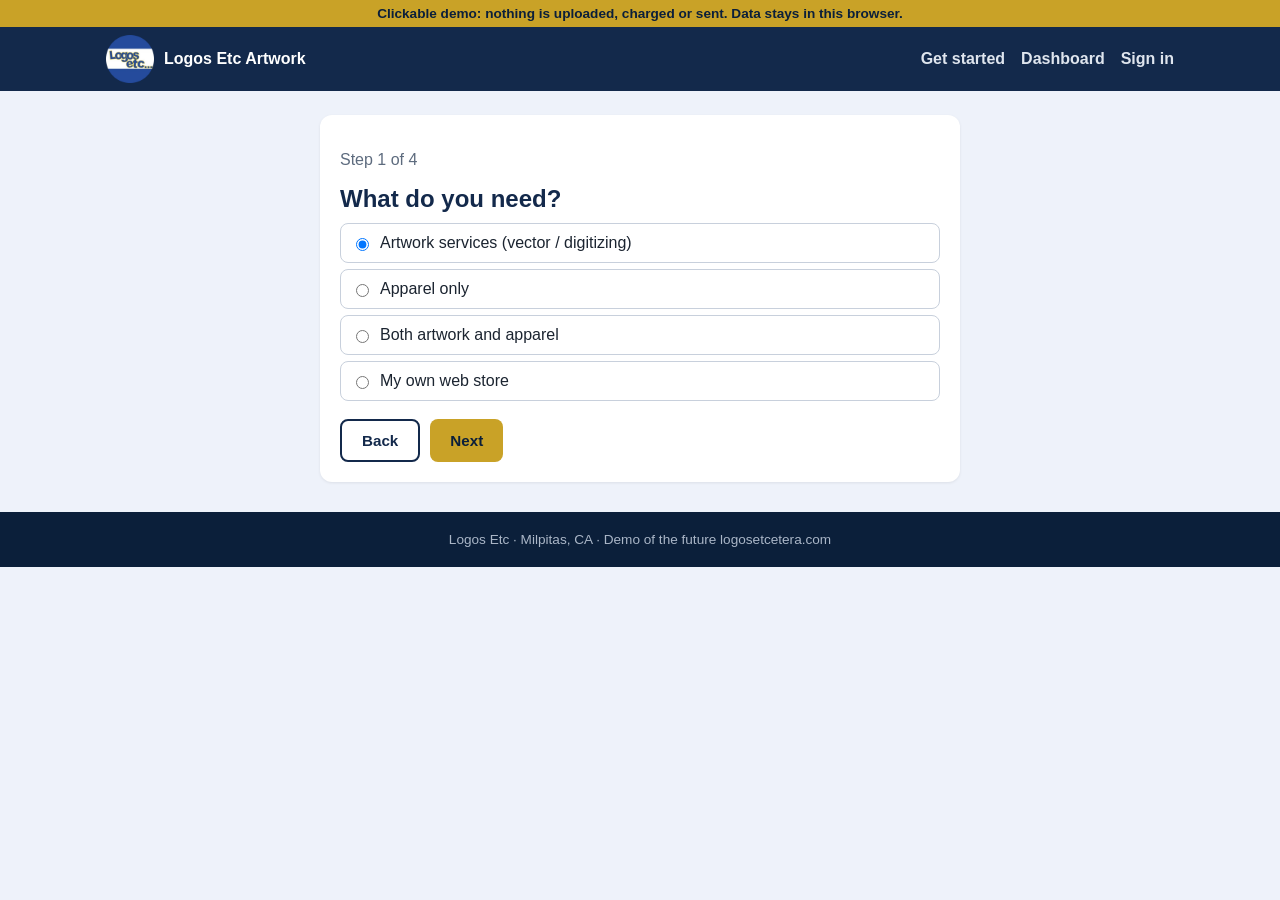
<file: portal/questionnaire.html>
<!doctype html><html lang="en"><head><meta charset="utf-8"><meta name="viewport" content="width=device-width,initial-scale=1"><title>Questionnaire | Logos Etc Artwork Portal (Demo)</title><link rel="stylesheet" href="style.css?v=20261028e"></head><body>
<div class="demo">Clickable demo: nothing is uploaded, charged or sent. Data stays in this browser.</div>
<header><div class="nav"><a class="brand" href="index.html"><img src="img/logo.png?v=20261028e" srcset="img/logo.png?v=20261028e 1x, img/logo@2x.png?v=20261028e 2x" alt="Logos Etc" width="48" height="48"><span>Logos Etc Artwork</span></a><a class="l" href="questionnaire.html">Get started</a><a class="l" href="dashboard.html">Dashboard</a><a class="l" id="signin" href="dashboard.html">Sign in</a></div></header>
<main><div class="card" style="max-width:640px;margin:auto"><p class="mut" id="stp">Step 1 of 4</p><form id="q">
<div class="s" data-s="1"><h2>What do you need?</h2><div class="opts">
<label><input type="radio" name="need" value="artwork" checked> Artwork services (vector / digitizing)</label>
<label><input type="radio" name="need" value="apparel"> Apparel only</label>
<label><input type="radio" name="need" value="both"> Both artwork and apparel</label>
<label><input type="radio" name="need" value="store"> My own web store</label></div></div>
<div class="s" data-s="2" hidden><h2>Product type</h2><select name="product"><option>T-shirts</option><option>Hats / caps</option><option>Polos</option><option>Jackets</option><option>Bags</option><option>Not sure yet</option></select>
<label>Quantity</label><select name="qty"><option>1–11</option><option>12–47</option><option>48–143</option><option>144+</option></select></div>
<div class="s" data-s="3" hidden><h2>Deadline</h2><input type="date" name="deadline"><p class="mut">Leave blank if flexible.</p></div>
<div class="s" data-s="4" hidden><h2>About you</h2><label>Name</label><input name="name" required value="Demo Customer"><label>Email</label><input type="email" name="email" required value="demo@example.com"><label>Company (optional)</label><input name="company"></div>
<div style="display:flex;gap:10px;margin-top:18px"><button type="button" class="btn o" id="bk" hidden>Back</button><button type="button" class="btn" id="nx">Next</button></div></form>
<div id="ap" hidden><h2>Apparel is in our InkSoft store</h2><p>Browse products, see prices and design your apparel in our online store. Your answers are saved here if you need artwork later.</p><a class="btn" href="https://www.logosetconline.com/Logos_Etc/shop/home">Go to the apparel store</a> <a class="btn o" href="index.html">Back home</a></div></div></main>
<footer>Logos Etc · Milpitas, CA · Demo of the future logosetcetera.com</footer><script src="app.js?v=20261028e"></script><script>let s=1;const f=document.getElementById("q"),show=()=>{document.querySelectorAll(".s").forEach(e=>e.hidden=e.dataset.s!=s);stp.textContent="Step "+s+" of 4";bk.hidden=s==1;nx.textContent=s==4?"Continue":"Next"};
bk.onclick=()=>{s--;show()};nx.onclick=()=>{if(s<4){s++;show();return}if(!f.reportValidity())return;const d=Object.fromEntries(new FormData(f));S.set("answers",d);S.set("client",{name:d.name,email:d.email,company:d.company,since:new Date().toLocaleDateString()});
if(d.need=="apparel"){f.hidden=true;stp.hidden=true;ap.hidden=false}else location="upload.html"};show();</script></body></html>
</file>
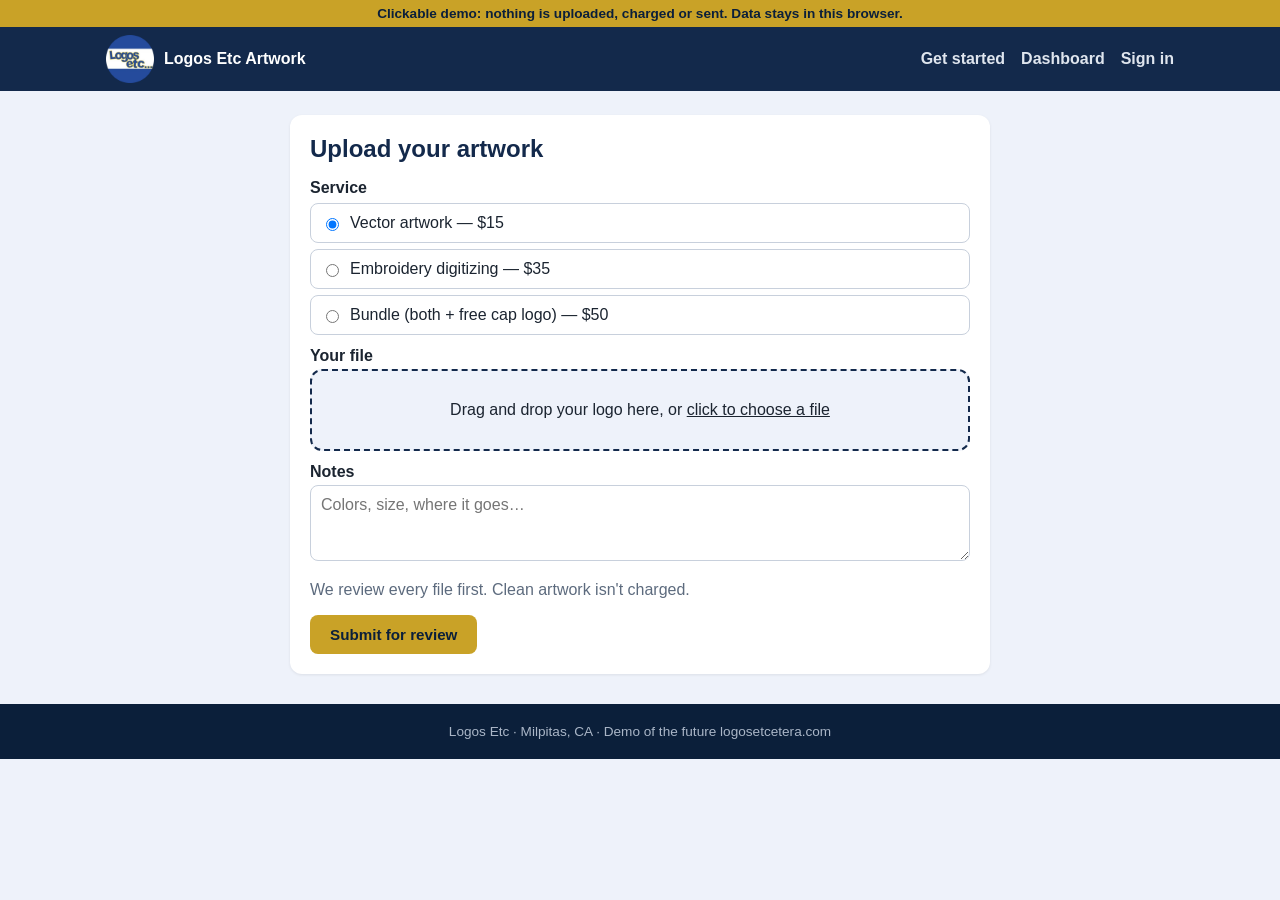
<file: portal/upload.html>
<!doctype html><html lang="en"><head><meta charset="utf-8"><meta name="viewport" content="width=device-width,initial-scale=1"><title>Upload | Logos Etc Artwork Portal (Demo)</title><link rel="stylesheet" href="style.css?v=20261028k"></head><body>
<div class="demo">Clickable demo: nothing is uploaded, charged or sent. Data stays in this browser.</div>
<header><div class="nav"><a class="brand" href="index.html"><img src="img/logo.png?v=20261028e" srcset="img/logo.png?v=20261028e 1x, img/logo@2x.png?v=20261028e 2x" alt="Logos Etc" width="48" height="48"><span>Logos Etc Artwork</span></a><a class="l" href="questionnaire.html">Get started</a><a class="l" href="dashboard.html">Dashboard</a><a class="l" id="signin" href="dashboard.html">Sign in</a></div></header>
<main><div class="card" style="max-width:700px;margin:auto"><h2>Upload your artwork</h2><p class="mut" id="hi"></p><form id="u">
<label>Service</label><div class="opts">
<label><input type="radio" name="svc" value="vector" checked> Vector artwork — $15</label>
<label><input type="radio" name="svc" value="digitizing"> Embroidery digitizing — $35</label>
<label><input type="radio" name="svc" value="bundle"> Bundle (both + free cap logo) — $50</label></div>
<div id="capq" class="capq" hidden><b>Would you like the free cap logo included with your Bundle?</b>
<label><input type="radio" name="caplogo" value="yes" checked> Yes, include my free cap logo</label>
<label><input type="radio" name="caplogo" value="no"> No thanks</label></div>
<script>(function(){function u(){var b=document.querySelector('input[name=svc]:checked');document.getElementById('capq').hidden=!(b&&b.value==='bundle');}document.querySelectorAll('input[name=svc]').forEach(function(r){r.addEventListener('change',u)});u();})();</script>
<label>Your file</label><div class="drop" id="dz">Drag and drop your logo here, or <u>click to choose a file</u><input type="file" id="fi" accept="image/*,.pdf,.ai,.eps,.svg" hidden><div id="fn"></div><img id="pv" class="prev" hidden alt="preview"></div>
<label>Notes</label><textarea name="notes" rows="3" placeholder="Colors, size, where it goes…"></textarea>
<p class="mut">We review every file first. Clean artwork isn't charged.</p><button class="btn">Submit for review</button></form></div></main>
<footer>Logos Etc · Milpitas, CA · Demo of the future logosetcetera.com</footer><script src="app.js?v=20261028k"></script><script>const c=S.get("client"),a=S.get("answers");if(c)hi.textContent="Hi "+c.name+(a?" · "+a.product+", "+a.qty:"");let file=null,data=null;
const take=f=>{if(!f)return;file=f;fn.innerHTML="<b>"+f.name+"</b> ("+Math.round(f.size/1024)+" KB)";if(f.type.startsWith("image/")){const r=new FileReader();r.onload=()=>{pv.src=r.result;pv.hidden=false;data=f.size<1500000?r.result:null};r.readAsDataURL(f)}else{pv.hidden=true;data=null}};
dz.onclick=()=>fi.click();fi.onchange=()=>take(fi.files[0]);["dragover","dragenter"].forEach(e=>dz.addEventListener(e,v=>{v.preventDefault();dz.classList.add("on")}));dz.addEventListener("dragleave",()=>dz.classList.remove("on"));dz.addEventListener("drop",v=>{v.preventDefault();dz.classList.remove("on");take(v.dataTransfer.files[0])});
u.onsubmit=e=>{e.preventDefault();if(!file){alert("Please choose a file first.");return}const d=new FormData(u),o=S.get("orders")||[];o.unshift({id:"LE-"+(1001+o.length),svc:d.get("svc"),file:file.name,img:data,notes:d.get("notes"),cap:d.get("svc")=="bundle"?(d.get("caplogo")||"yes"):null,status:0,date:new Date().toLocaleDateString()});S.set("orders",o);location="dashboard.html"};</script></body></html>
</file>
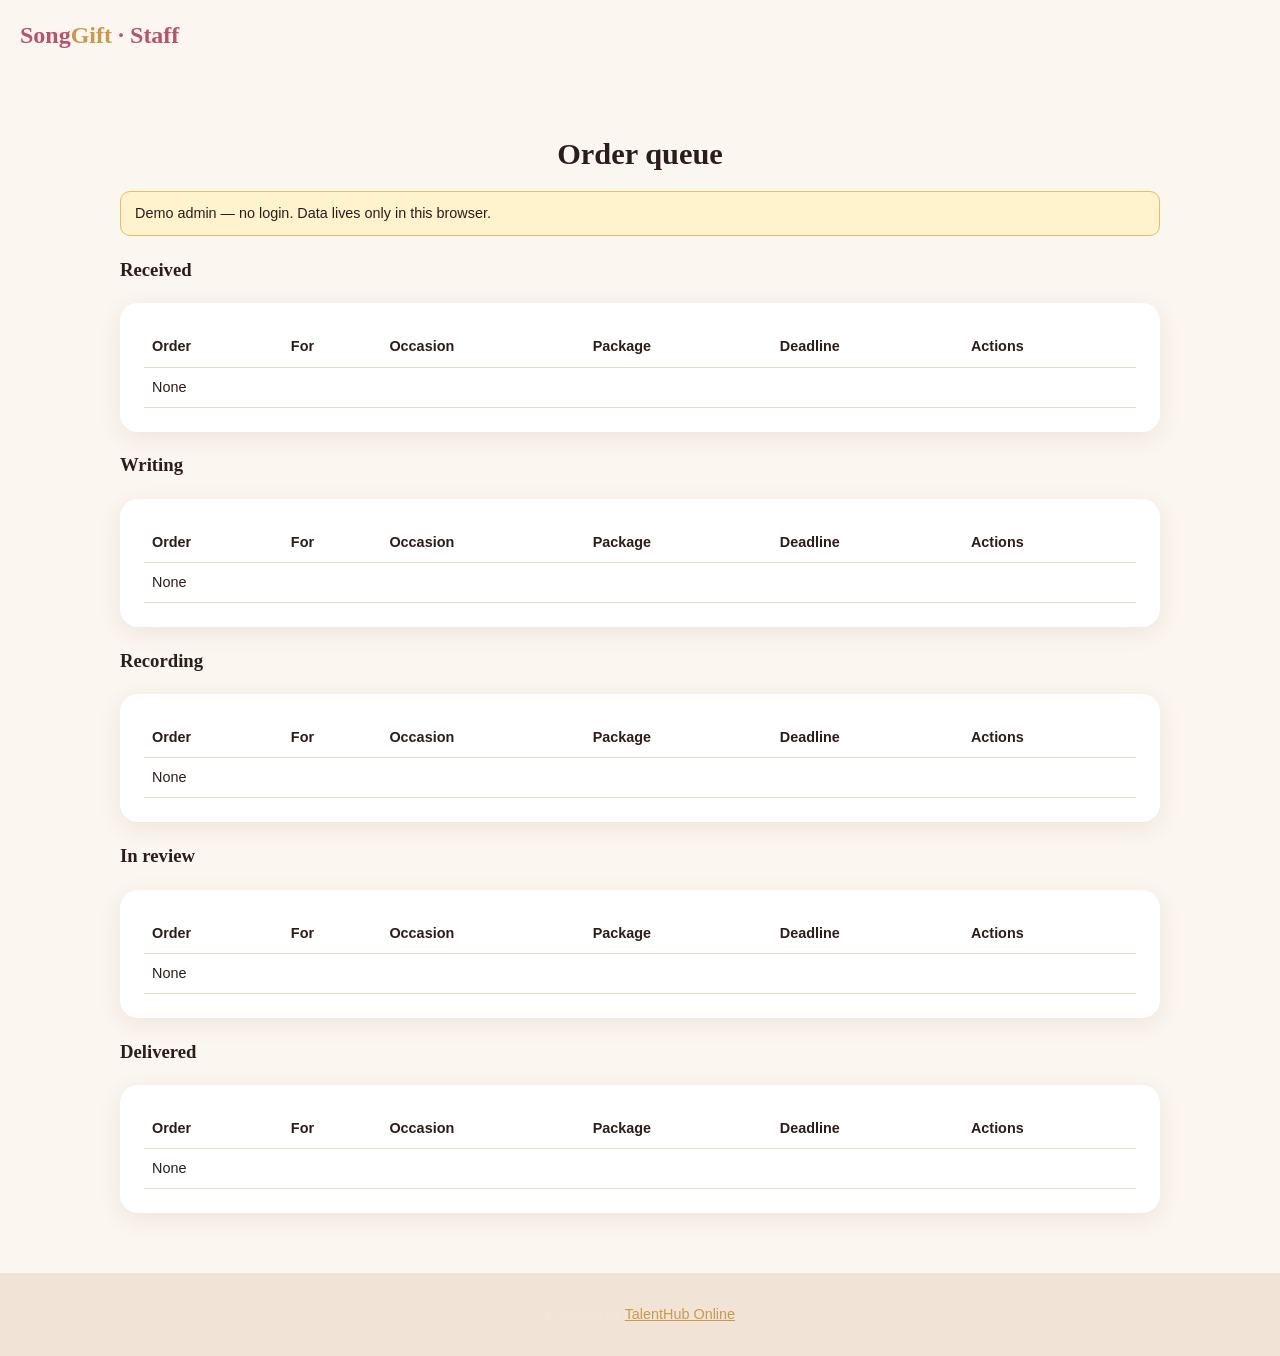
<file: songgift/admin.html>
<!doctype html><html lang=en><head><meta charset=utf-8><meta name=viewport content="width=device-width,initial-scale=1"><title>Staff queue — SongGift</title><link rel=stylesheet href=style.css></head><body>
<nav><span class=logo>Song<span>Gift</span> · Staff</span></nav>
<section><div class=wrap><h2>Order queue</h2><div class=demo>Demo admin — no login. Data lives only in this browser.</div><div id=q></div></div></section>
<footer>Powered by <a href="https://talenthubonline.com">TalentHub Online</a></footer><script src="app.js"></script>
<script>function r(){const a=load();q.innerHTML=ST.map((s,si)=>'<h3>'+s+'</h3><div class=card style="overflow-x:auto"><table><tr><th>Order<th>For<th>Occasion<th>Package<th>Deadline<th>Actions</tr>'+(a.map((o,i)=>[o,i]).filter(([o])=>o.status==si).map(([o,i])=>'<tr><td>'+o.id+'<td>'+o.recipient+'<td>'+o.occasion+'<td>'+TIERS[o.tier][0]+(o.rush?' <b>RUSH '+(7-o.rush)+'d</b>':'')+'<br><span class=ph>'+(o.artist||'')+'</span>'+'<details><summary>Details</summary>'+[['Story',o.story],['Pronunciation',o.pron],['Must include',o.must],['Genre / mood',(o.genre||'')+' / '+(o.mood||'')],['Tempo',o.tempo],['Sounds like',o.like],['Avoid',o.avoid],['Contact',(o.name||'')+' '+(o.email||'')]].map(([k,v])=>'<b>'+k+':</b> '+(v||'—')).join('<br>')+'</details>'+'<td>'+(o.deadline||'')+'<td>'+(si<4?'<button onclick="adv('+i+')">Advance →</button> ':'')+(si==3||si==4?'<label style="display:inline;font-weight:normal">Upload song <input type=file accept="audio/*" onchange="up('+i+',this)" style="width:auto"></label>':'')+(o.song?' ✔ song':'')).join('')||'<tr><td colspan=6>None')+'</table></div>').join('')}
function adv(i){const a=load();if(a[i].status==3&&!a[i].song){alert('Upload the finished song first.');return}a[i].status++;save(a);r()}
function up(i,el){const f=el.files[0];if(!f)return;const rd=new FileReader();rd.onload=()=>{const a=load();a[i].song=f.size<3e6?rd.result:'sample.wav';try{save(a)}catch(e){a[i].song='sample.wav';save(a)}r()};rd.readAsDataURL(f)}
r()</script></body></html>
</file>
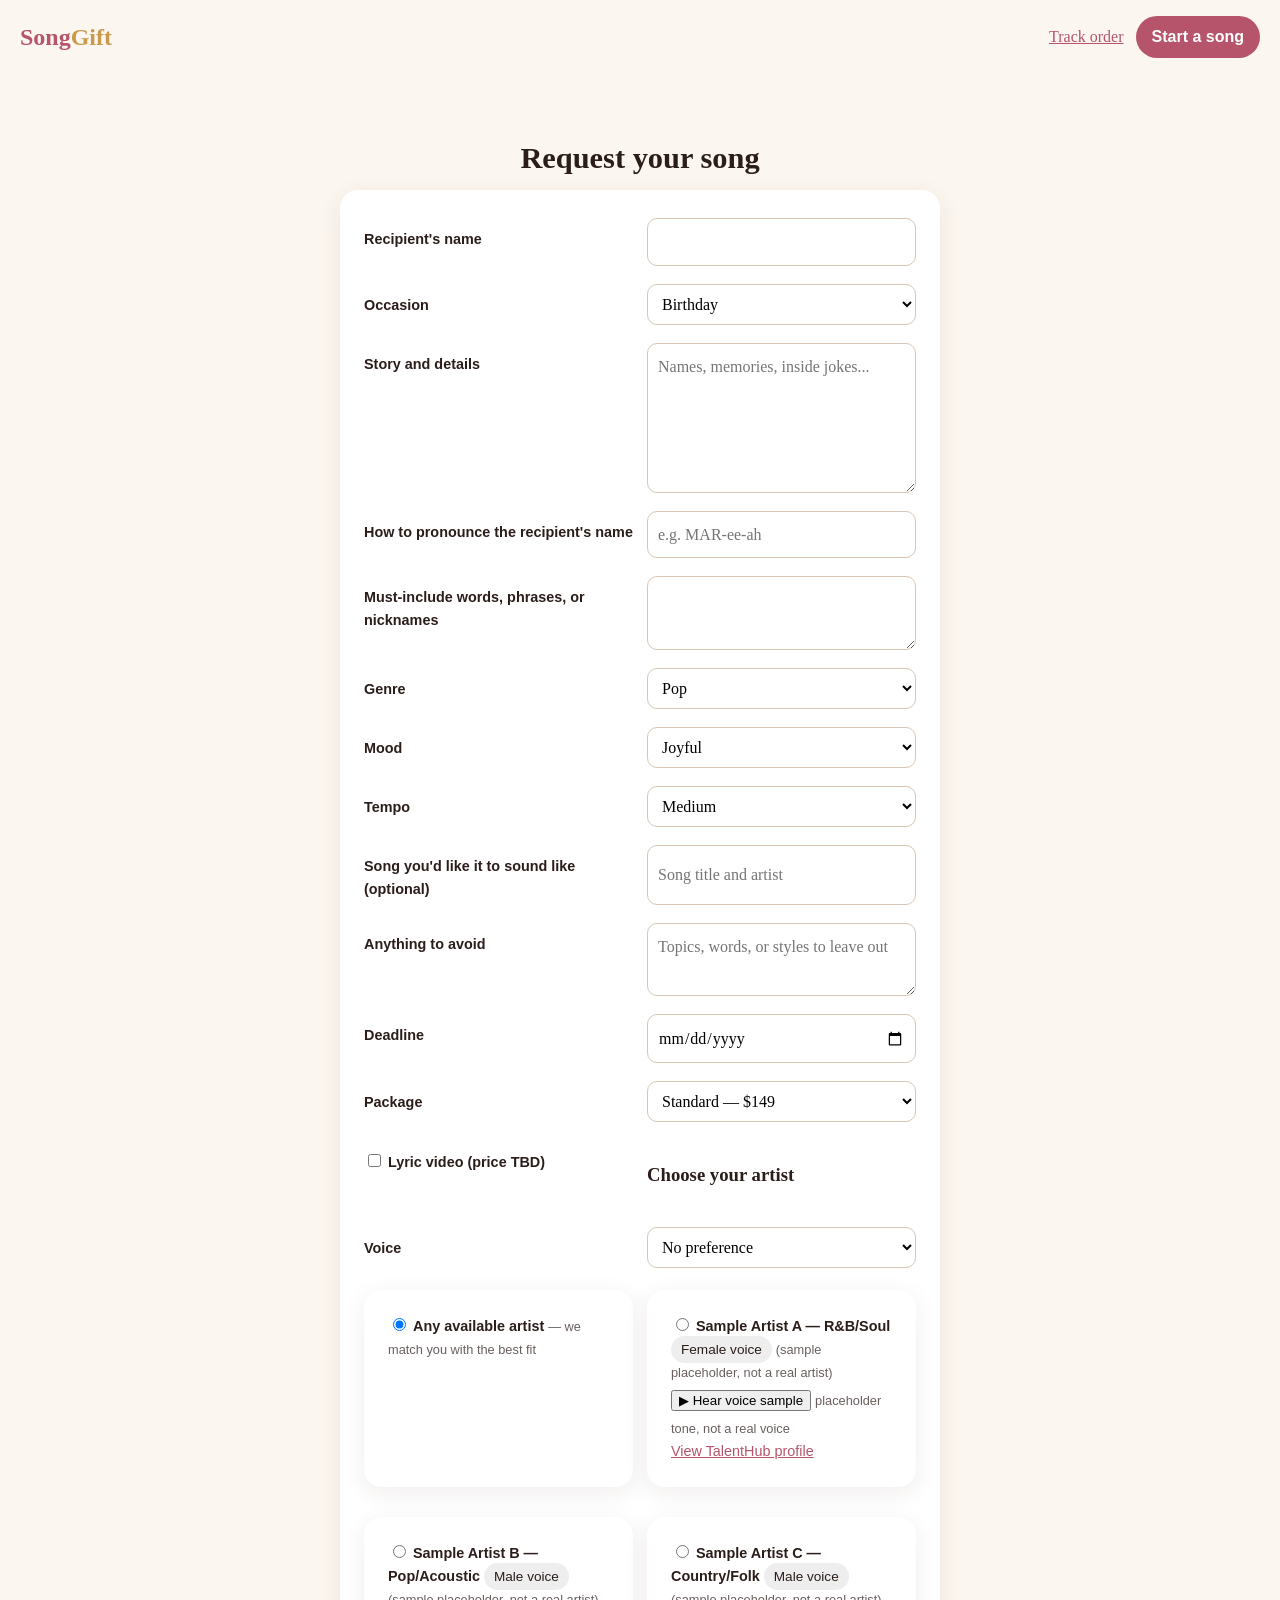
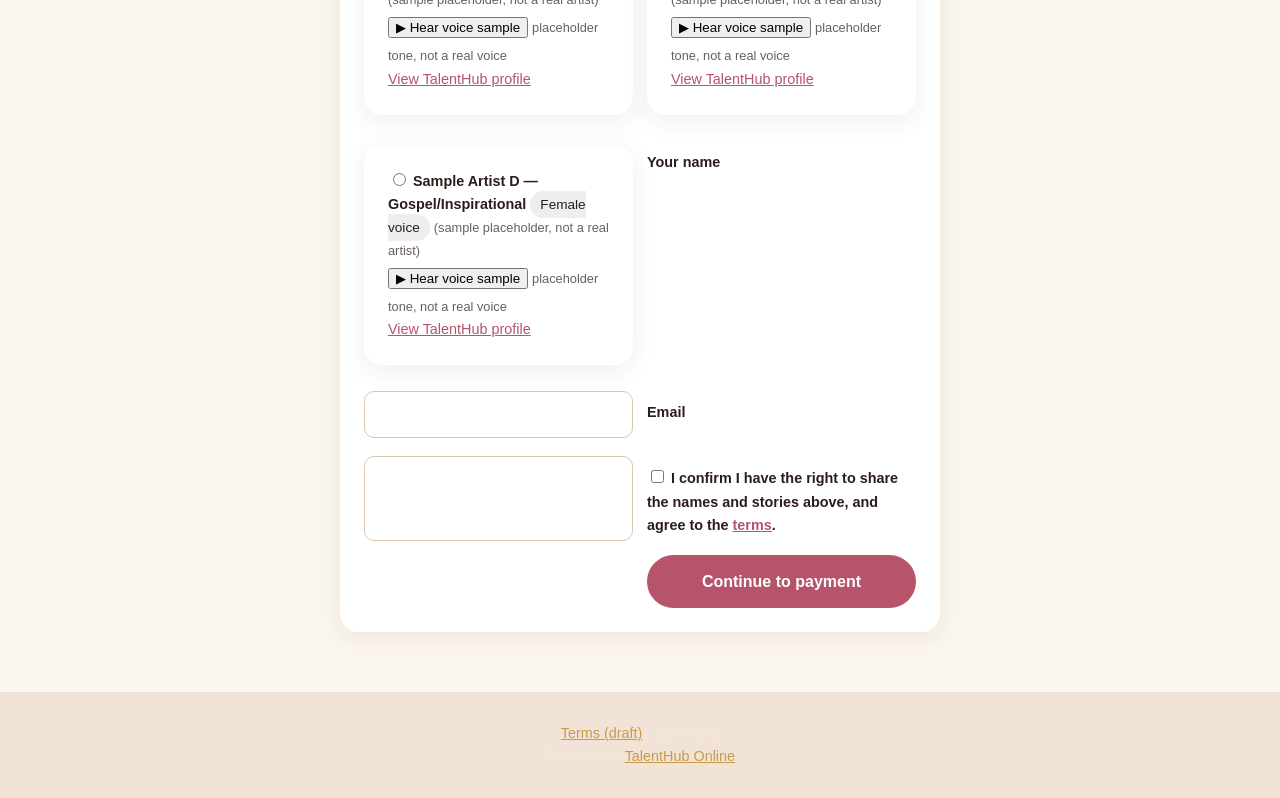
<file: songgift/request.html>
<!doctype html><html lang=en><head><meta charset=utf-8><meta name=viewport content="width=device-width,initial-scale=1"><title>Request a song — SongGift</title><link rel=stylesheet href=style.css></head><body>
<nav><a class=logo href="index.html" style="text-decoration:none">Song<span>Gift</span></a><span><a href="track.html?demo=1">Track order</a> &nbsp; <a class=btn href="request.html">Start a song</a></span></nav>
<section><div class=wrap style="max-width:640px"><h2>Request your song</h2>
<form id=f class=card>
<label>Recipient's name</label><input name=recipient required>
<label>Occasion</label><select name=occasion><option>Birthday<option>Wedding<option>Anniversary<option>Other</select>
<label>Story and details</label><textarea name=story rows=5 required placeholder="Names, memories, inside jokes..."></textarea>
<label>How to pronounce the recipient's name</label><input name=pron placeholder="e.g. MAR-ee-ah">
<label>Must-include words, phrases, or nicknames</label><textarea name=must rows=2></textarea>
<label>Genre</label><select name=genre><option>Pop<option>Acoustic<option>Country<option>R&amp;B<option>Rock<option>Gospel</select>
<label>Mood</label><select name=mood><option>Joyful<option>Romantic<option>Heartfelt<option>Funny<option>Nostalgic</select>
<label>Tempo</label><select name=tempo><option>Slow<option selected>Medium<option>Upbeat</select>
<label>Song you'd like it to sound like (optional)</label><input name=like placeholder="Song title and artist">
<label>Anything to avoid</label><textarea name=avoid rows=2 placeholder="Topics, words, or styles to leave out"></textarea>
<label>Deadline</label><input type=date name=deadline required>
<label>Package</label><select name=tier><option value=basic>Basic — $99<option value=standard selected>Standard — $149<option value=premium>Premium — $249</select>
<label><input type=checkbox name=lv style="width:auto"> Lyric video (price TBD)</label>
<h3 style="margin-top:24px">Choose your artist</h3><label>Voice</label><select id=vf onchange="document.querySelectorAll('.art').forEach(x=>x.style.display=(vf.value=='any'||x.dataset.v==vf.value)?'block':'none')"><option value=any>No preference<option value=Male>Male<option value=Female>Female</select><label class=card style="display:block;margin:8px 0;font-weight:normal"><input type=radio name=artist value="Any available artist" style="width:auto" checked> <b>Any available artist</b> <span class=ph>— we match you with the best fit</span></label><label class="card art" data-v=Female style="display:block;margin:8px 0;font-weight:normal"><input type=radio name=artist value="Sample Artist A — R&B/Soul" style="width:auto"> <b>Sample Artist A — R&B/Soul</b> <span class=steps style="display:inline"><span>Female voice</span></span> <span class=ph>(sample placeholder, not a real artist)</span><br><button type=button onclick="new Audio('voice-a.wav').play()" style="margin:6px 0">▶ Hear voice sample</button> <span class=ph>placeholder tone, not a real voice</span><br><a href="https://talenthubonline.com" target=_blank>View TalentHub profile</a></label><label class="card art" data-v=Male style="display:block;margin:8px 0;font-weight:normal"><input type=radio name=artist value="Sample Artist B — Pop/Acoustic" style="width:auto"> <b>Sample Artist B — Pop/Acoustic</b> <span class=steps style="display:inline"><span>Male voice</span></span> <span class=ph>(sample placeholder, not a real artist)</span><br><button type=button onclick="new Audio('voice-b.wav').play()" style="margin:6px 0">▶ Hear voice sample</button> <span class=ph>placeholder tone, not a real voice</span><br><a href="https://talenthubonline.com" target=_blank>View TalentHub profile</a></label><label class="card art" data-v=Male style="display:block;margin:8px 0;font-weight:normal"><input type=radio name=artist value="Sample Artist C — Country/Folk" style="width:auto"> <b>Sample Artist C — Country/Folk</b> <span class=steps style="display:inline"><span>Male voice</span></span> <span class=ph>(sample placeholder, not a real artist)</span><br><button type=button onclick="new Audio('voice-c.wav').play()" style="margin:6px 0">▶ Hear voice sample</button> <span class=ph>placeholder tone, not a real voice</span><br><a href="https://talenthubonline.com" target=_blank>View TalentHub profile</a></label><label class="card art" data-v=Female style="display:block;margin:8px 0;font-weight:normal"><input type=radio name=artist value="Sample Artist D — Gospel/Inspirational" style="width:auto"> <b>Sample Artist D — Gospel/Inspirational</b> <span class=steps style="display:inline"><span>Female voice</span></span> <span class=ph>(sample placeholder, not a real artist)</span><br><button type=button onclick="new Audio('voice-d.wav').play()" style="margin:6px 0">▶ Hear voice sample</button> <span class=ph>placeholder tone, not a real voice</span><br><a href="https://talenthubonline.com" target=_blank>View TalentHub profile</a></label>
<label>Your name</label><input name=name required><label>Email</label><input type=email name=email required>
<label><input type=checkbox required style="width:auto"> I confirm I have the right to share the names and stories above, and agree to the <a href="terms.html">terms</a>.</label>
<br><button class=btn>Continue to payment</button></form>
<div id=pay class=card style="display:none"><h3>Checkout</h3><div class=demo><b>DEMO ONLY</b> — no real payment is taken and no card is charged.</div><p id=sum></p>
<label>Rush delivery (standard is 7 days)</label><select id=rs><option value=0>No rush — 7 days<option value=1>6 days +$25<option value=2>5 days +$50<option value=3>4 days +$75<option value=4>3 days +$100<option value=5>2 days +$125<option value=6>Next day +$150</select>
<label>Card number</label><input value="4242 4242 4242 4242 (demo)" disabled><br><br><button class=btn id=pb>Pay (demo)</button></div>
<div id=done class=card style="display:none"><h3>Thank you!</h3><p>Your order <b id=oid></b> is received.</p><a class=btn id=tl>Track your order</a></div>
</div></section>
<footer><a href="terms.html">Terms (draft)</a> · Demo site<br>Powered by <a href="https://talenthubonline.com">TalentHub Online</a></footer><script src="app.js"></script>
<script>let o;f.onsubmit=e=>{e.preventDefault();const d=Object.fromEntries(new FormData(f));d.rush=0;d.id='SG-'+(1000+load().length+1+Math.floor(Math.random()*900));d.status=0;o=d;upd();f.style.display='none';pay.style.display='block'};
function upd(){o.rush=+rs.value;o.total=TIERS[o.tier][1]+o.rush*25;sum.textContent=TIERS[o.tier][0]+rushTxt(o.rush)+' with '+o.artist+' — total $'+o.total+(o.lv?' (+ lyric video, TBD)':'')}rs.onchange=upd;
pb.onclick=()=>{const a=load();a.push(o);save(a);pay.style.display='none';done.style.display='block';oid.textContent=o.id;tl.href='track.html?id='+o.id}</script></body></html>
</file>
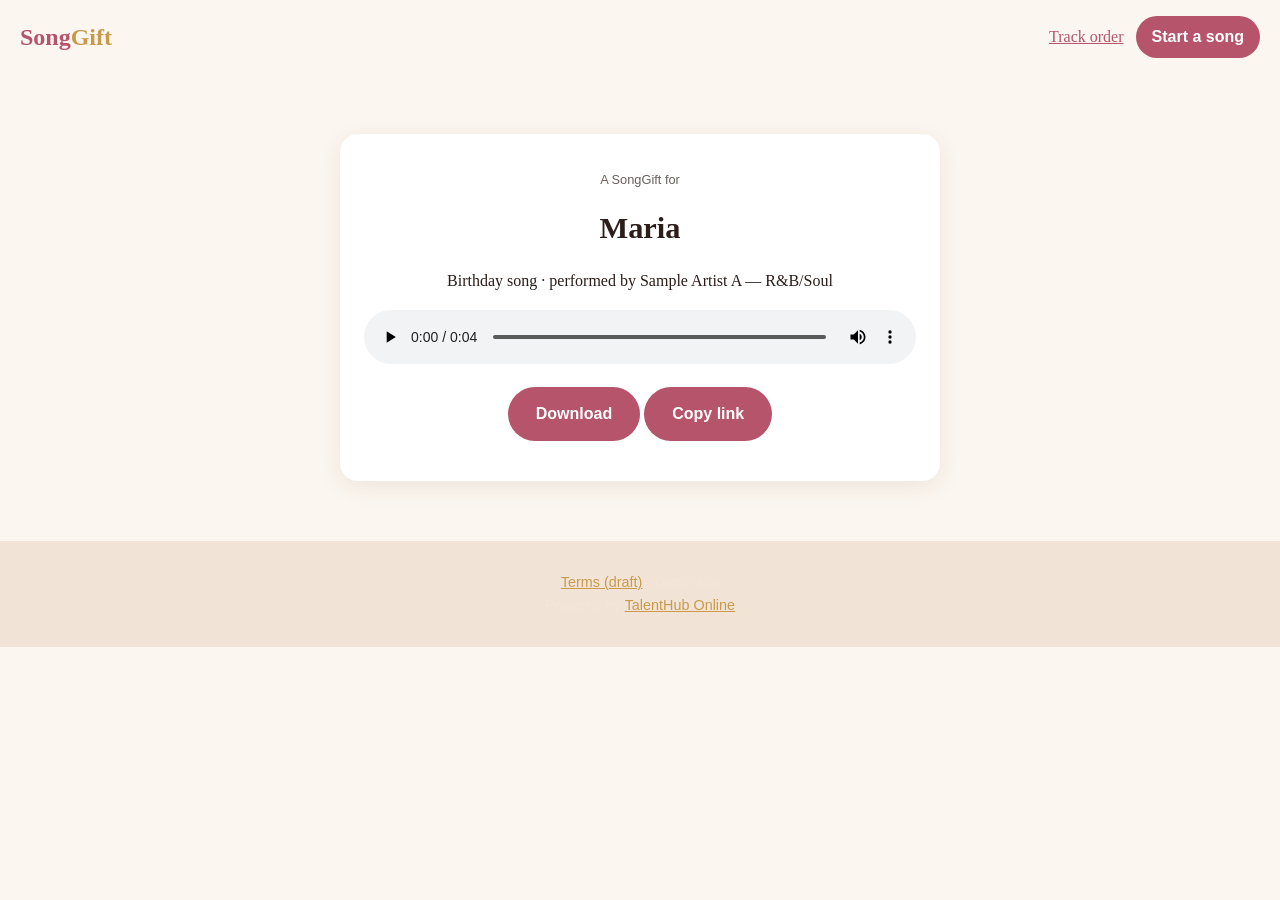
<file: songgift/song.html>
<!doctype html><html lang=en><head><meta charset=utf-8><meta name=viewport content="width=device-width,initial-scale=1"><title>Your song — SongGift</title><link rel=stylesheet href=style.css></head><body>
<nav><a class=logo href="index.html" style="text-decoration:none">Song<span>Gift</span></a><span><a href="track.html?demo=1">Track order</a> &nbsp; <a class=btn href="request.html">Start a song</a></span></nav><section><div class=wrap style="max-width:640px"><div id=out class=card style="text-align:center"></div></div></section><footer><a href="terms.html">Terms (draft)</a> · Demo site<br>Powered by <a href="https://talenthubonline.com">TalentHub Online</a></footer><script src="app.js"></script><script>const id=new URLSearchParams(location.search).get('id')||'SG-1001';let o=load().find(x=>x.id===id);
if(!o&&id==='SG-1001')o={id,recipient:'Maria',occasion:'Birthday',artist:'Sample Artist A — R&B/Soul',status:4,song:'sample.wav'};
out.innerHTML=!o||o.status<4||!o.song?'<p>This song isn\'t ready yet.</p>':'<p class=ph>A SongGift for</p><h2>'+o.recipient+'</h2><p>'+o.occasion+' song · performed by '+(o.artist||'a TalentHub artist')+'</p><audio controls src="'+o.song+'" style="width:100%"></audio><p><a class=btn href="'+o.song+'" download>Download</a> <button class=btn id=cp>Copy link</button></p><p class=ph id=msg></p>';
if(window.cp)cp.onclick=()=>navigator.clipboard.writeText(location.href).then(()=>msg.textContent='Link copied!',()=>msg.textContent=location.href)</script></body></html>
</file>
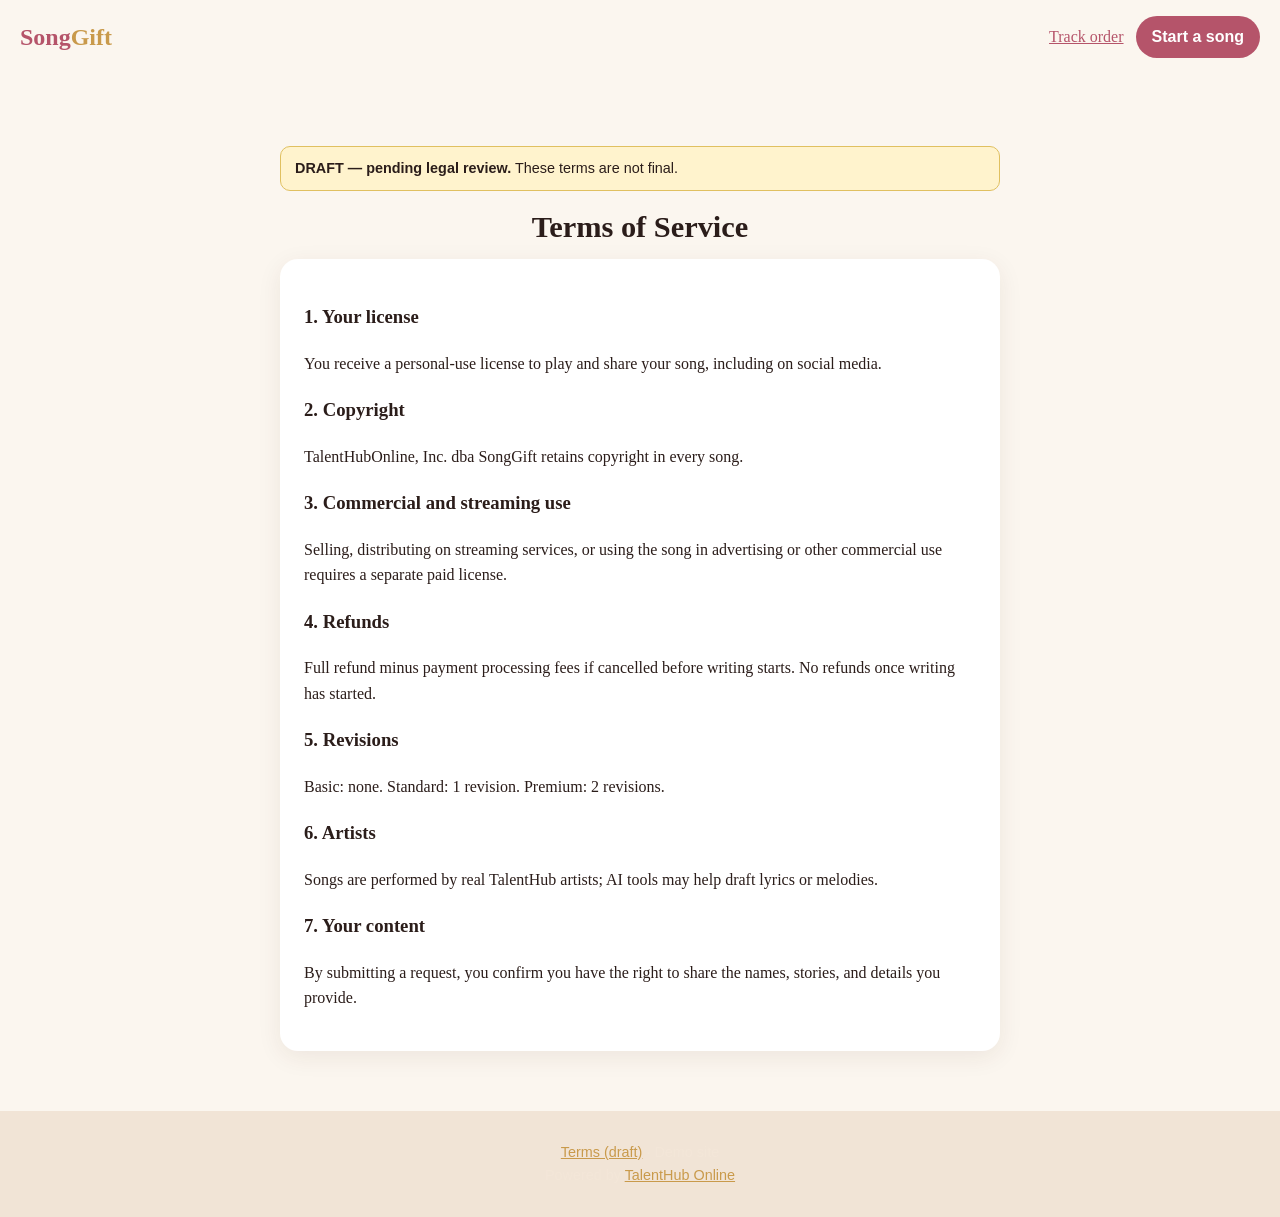
<file: songgift/terms.html>
<!doctype html><html lang=en><head><meta charset=utf-8><meta name=viewport content="width=device-width,initial-scale=1"><title>Terms (draft) — SongGift</title><link rel=stylesheet href=style.css></head><body>
<nav><a class=logo href="index.html" style="text-decoration:none">Song<span>Gift</span></a><span><a href="track.html?demo=1">Track order</a> &nbsp; <a class=btn href="request.html">Start a song</a></span></nav>
<section><div class=wrap style="max-width:760px"><div class=demo><b>DRAFT — pending legal review.</b> These terms are not final.</div><h2>Terms of Service</h2><div class=card>
<h3>1. Your license</h3><p>You receive a personal-use license to play and share your song, including on social media.</p>
<h3>2. Copyright</h3><p>TalentHubOnline, Inc. dba SongGift retains copyright in every song.</p>
<h3>3. Commercial and streaming use</h3><p>Selling, distributing on streaming services, or using the song in advertising or other commercial use requires a separate paid license.</p>
<h3>4. Refunds</h3><p>Full refund minus payment processing fees if cancelled before writing starts. No refunds once writing has started.</p>
<h3>5. Revisions</h3><p>Basic: none. Standard: 1 revision. Premium: 2 revisions.</p>
<h3>6. Artists</h3><p>Songs are performed by real TalentHub artists; AI tools may help draft lyrics or melodies.</p>
<h3>7. Your content</h3><p>By submitting a request, you confirm you have the right to share the names, stories, and details you provide.</p></div></div></section>
<footer><a href="terms.html">Terms (draft)</a> · Demo site<br>Powered by <a href="https://talenthubonline.com">TalentHub Online</a></footer><script src="app.js"></script></body></html>
</file>
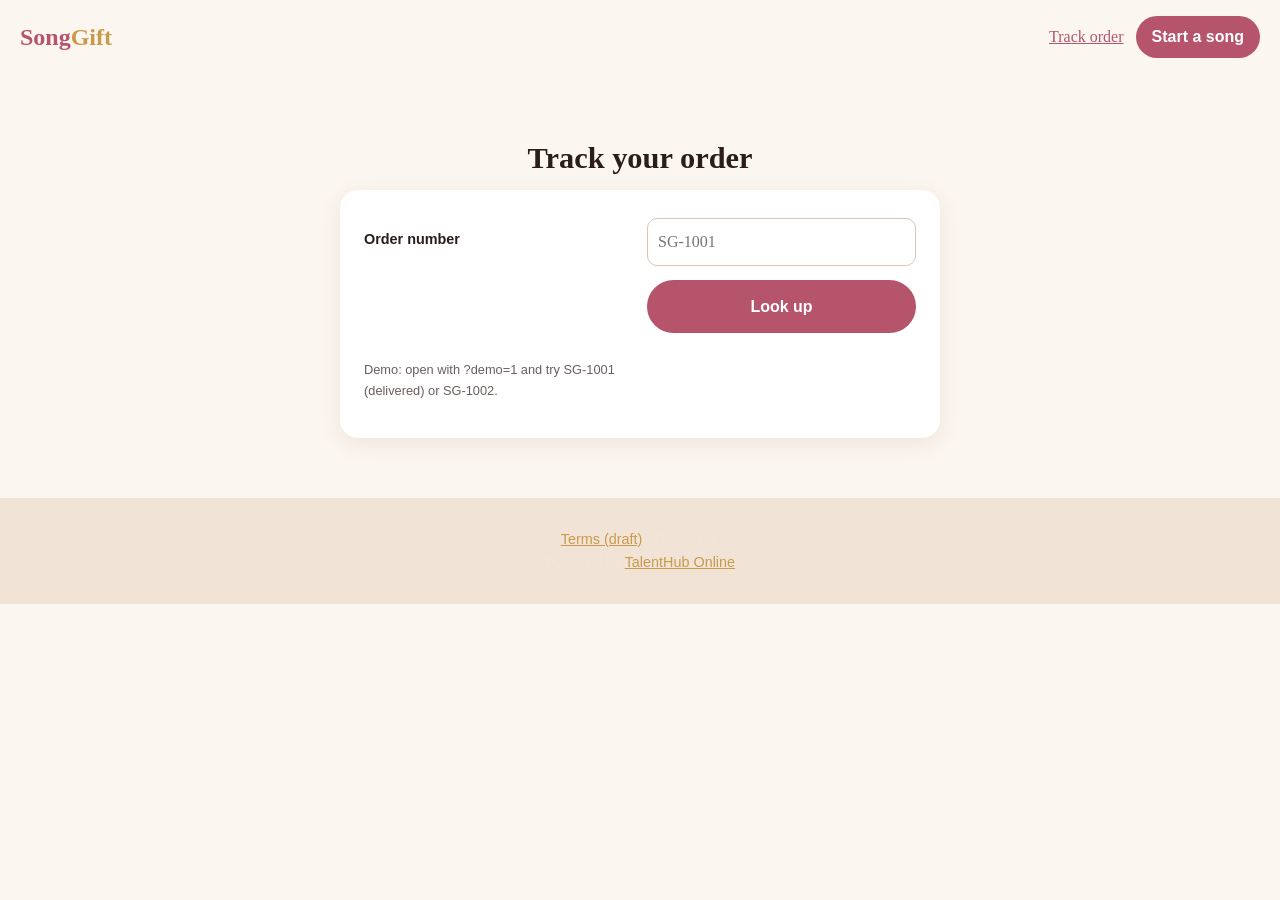
<file: songgift/track.html>
<!doctype html><html lang=en><head><meta charset=utf-8><meta name=viewport content="width=device-width,initial-scale=1"><title>Track your order — SongGift</title><link rel=stylesheet href=style.css></head><body>
<nav><a class=logo href="index.html" style="text-decoration:none">Song<span>Gift</span></a><span><a href="track.html?demo=1">Track order</a> &nbsp; <a class=btn href="request.html">Start a song</a></span></nav>
<section><div class=wrap style="max-width:640px"><h2>Track your order</h2>
<form id=q class=card><label>Order number</label><input name=id placeholder="SG-1001"><br><br><button class=btn>Look up</button><p class=ph>Demo: open with ?demo=1 and try SG-1001 (delivered) or SG-1002.</p></form><div id=out></div></div></section>
<footer><a href="terms.html">Terms (draft)</a> · Demo site<br>Powered by <a href="https://talenthubonline.com">TalentHub Online</a></footer><script src="app.js"></script>
<script>function show(id){const o=load().find(x=>x.id.toLowerCase()===id.trim().toLowerCase());if(!o){out.innerHTML='<div class=card>Order not found.</div>';return}
let h='<div class=card><h3>'+o.id+' — song for '+o.recipient+'</h3><p>'+o.occasion+' · '+o.genre+' · '+TIERS[o.tier][0]+rushTxt(o.rush)+(o.artist?' · '+o.artist:'')+'</p><div class=steps>'+ST.map((s,i)=>'<span class="'+(i<=o.status?'on':'')+'">'+s+'</span>').join('')+'</div>';
if(o.status==4&&o.song)h+='<h4>Your song is ready!</h4><audio controls src="'+o.song+'" style="width:100%"></audio><p><a class=btn href="'+o.song+'" download>Download song</a> <a class=btn href="song.html?id='+o.id+'">Open shareable song page</a></p>';
out.innerHTML=h+'</div>'}
q.onsubmit=e=>{e.preventDefault();show(q.id.value)};const p=new URLSearchParams(location.search);if(p.get('id'))show(p.get('id'));else if(p.get('demo'))show('SG-1001')</script></body></html>
</file>
<file: portal/style.css>
:root{--navy:#13294B;--dark:#0B1F3A;--gold:#C9A227;--mist:#eef2fa;--ink:#1b2430;--mut:#5d6b7e}
*{box-sizing:border-box}body{margin:0;font-family:-apple-system,"Segoe UI",Roboto,Arial,sans-serif;color:var(--ink);background:var(--mist)}
h1,h2,h3{font-family:"Futura","Trebuchet MS",sans-serif;color:var(--navy);margin:0 0 .4em}
.demo{background:var(--gold);color:var(--dark);text-align:center;font-weight:700;padding:6px;font-size:.85rem}
header{background:var(--navy)}.nav{max-width:1100px;margin:auto;display:flex;align-items:center;gap:16px;height:64px;padding:0 16px}
.nav .brand{display:flex;align-items:center;gap:10px;color:#fff;font-weight:900;text-decoration:none;flex:1}
.nav a.l{color:#dfe5ee;text-decoration:none;font-weight:600}.nav a.l:hover{color:var(--gold)}
main{max-width:1100px;margin:24px auto;padding:0 16px}
.card{background:#fff;border-radius:12px;padding:20px;box-shadow:0 1px 3px rgba(0,0,0,.08);margin-bottom:18px}
.btn{display:inline-block;background:var(--gold);color:var(--dark);border:0;border-radius:8px;padding:11px 20px;font-weight:700;cursor:pointer;text-decoration:none;font-size:.95rem}
.btn.n{background:var(--navy);color:#fff}.btn.o{background:#fff;color:var(--navy);border:2px solid var(--navy)}
.hero{position:relative;background:var(--dark) url(img/hero.jpg?v=20261028e) center/cover;min-height:380px;display:flex;align-items:center}
.hero .in{max-width:1100px;margin:auto;width:100%;padding:30px 16px}.hero .box{background:rgba(11,31,58,.82);padding:24px;border-radius:12px;max-width:480px}
.hero h1{color:#fff;font-size:2.2rem}.hero p{color:#dfe5ee}
.grid{display:grid;grid-template-columns:repeat(3,1fr);gap:16px}.tile img{width:100%;border-radius:8px;aspect-ratio:4/3;object-fit:cover}
.price{color:var(--gold);font-weight:900;font-size:1.4rem}.mut{color:var(--mut)}
label{display:block;font-weight:600;margin:12px 0 4px}input,select,textarea{width:100%;padding:10px;border:1px solid #c8d0dc;border-radius:8px;font:inherit}
.opts label{font-weight:400;display:flex;gap:8px;align-items:center;border:1px solid #c8d0dc;border-radius:8px;padding:10px;margin:6px 0;cursor:pointer}.opts input{width:auto}
.drop{border:2px dashed var(--navy);border-radius:12px;padding:30px;text-align:center;background:var(--mist);cursor:pointer}.drop.on{background:#fff6d6}
.prev{max-width:220px;max-height:180px;border-radius:8px;margin-top:10px}
.pipe{display:flex;gap:4px;flex-wrap:wrap;margin:10px 0}.pipe span{flex:1;min-width:80px;text-align:center;padding:6px;border-radius:6px;background:#e3e8f0;font-size:.8rem;font-weight:600}
.pipe span.done{background:var(--navy);color:#fff}.pipe span.cur{background:var(--gold);color:var(--dark)}
.ord{display:grid;grid-template-columns:160px 1fr;gap:16px}.ord img.th{width:160px;border-radius:8px;background:var(--mist)}
.ba{display:grid;grid-template-columns:1fr 1fr;gap:12px}.ba figure{margin:0;text-align:center}.ba img{width:100%;max-height:220px;object-fit:contain;background:var(--mist);border-radius:8px}
.tag{background:var(--gold);color:var(--dark);font-size:.7rem;padding:2px 6px;border-radius:4px;font-weight:700}
footer{background:var(--dark);color:#aab6c7;text-align:center;padding:20px;font-size:.85rem;margin-top:30px}
@media(max-width:700px){.grid,.ba{grid-template-columns:1fr}.ord{grid-template-columns:1fr}.hero h1{font-size:1.6rem}.nav .brand span{display:none}}

.svc{font-weight:700;color:#C9A227;letter-spacing:.02em;margin:.4em 0 1em}
.freebar{display:block;text-align:center;background:#C9A227;color:#0B1F3A;font-weight:800;font-size:1.35rem;padding:16px 12px;text-decoration:none;text-transform:uppercase;letter-spacing:.04em}
.freebar:hover{background:#d9b43a}
.capq{background:#fbf4dc;border:2px solid #C9A227;border-radius:10px;padding:12px 14px;margin:10px 0}.capq label{display:block;margin-top:6px}
.jq{width:100%;border-collapse:collapse}.jq th,.jq td{text-align:left;padding:10px 8px;border-bottom:1px solid #e3e8f2;vertical-align:middle}.jq th{color:#13294B;font-size:.85rem;text-transform:uppercase}@media(max-width:700px){.jq,.jq tr,.jq td{display:block}.jq tr:first-child{display:none}.jq tr{border-bottom:2px solid #C9A227;padding:8px 0}.jq td{border:0;padding:4px 0}}
.capyes{display:inline-block;background:#C9A227;color:#0B1F3A;font-weight:800;border-radius:999px;padding:3px 12px;margin:4px 0;font-size:.9rem}.capno{display:inline-block;color:#667;font-size:.85rem;margin:4px 0}
.sgrid{display:grid;grid-template-columns:repeat(auto-fit,minmax(200px,1fr));gap:12px;margin:12px 0}.sbox{margin:0}.sl{font-size:.8rem;text-transform:uppercase;letter-spacing:.05em;color:#13294B;font-weight:700}.big{font-size:2.4rem;font-weight:800;color:#13294B;line-height:1.1;margin:4px 0}.jt{border-top:5px solid #C9A227}.srow{display:flex;justify-content:space-between;padding:3px 0;border-bottom:1px solid #eef2fa}.up{color:#067647;font-weight:700}.down{color:#b42318;font-weight:700}
.capyes,.capno{margin-right:10px}
</file>
